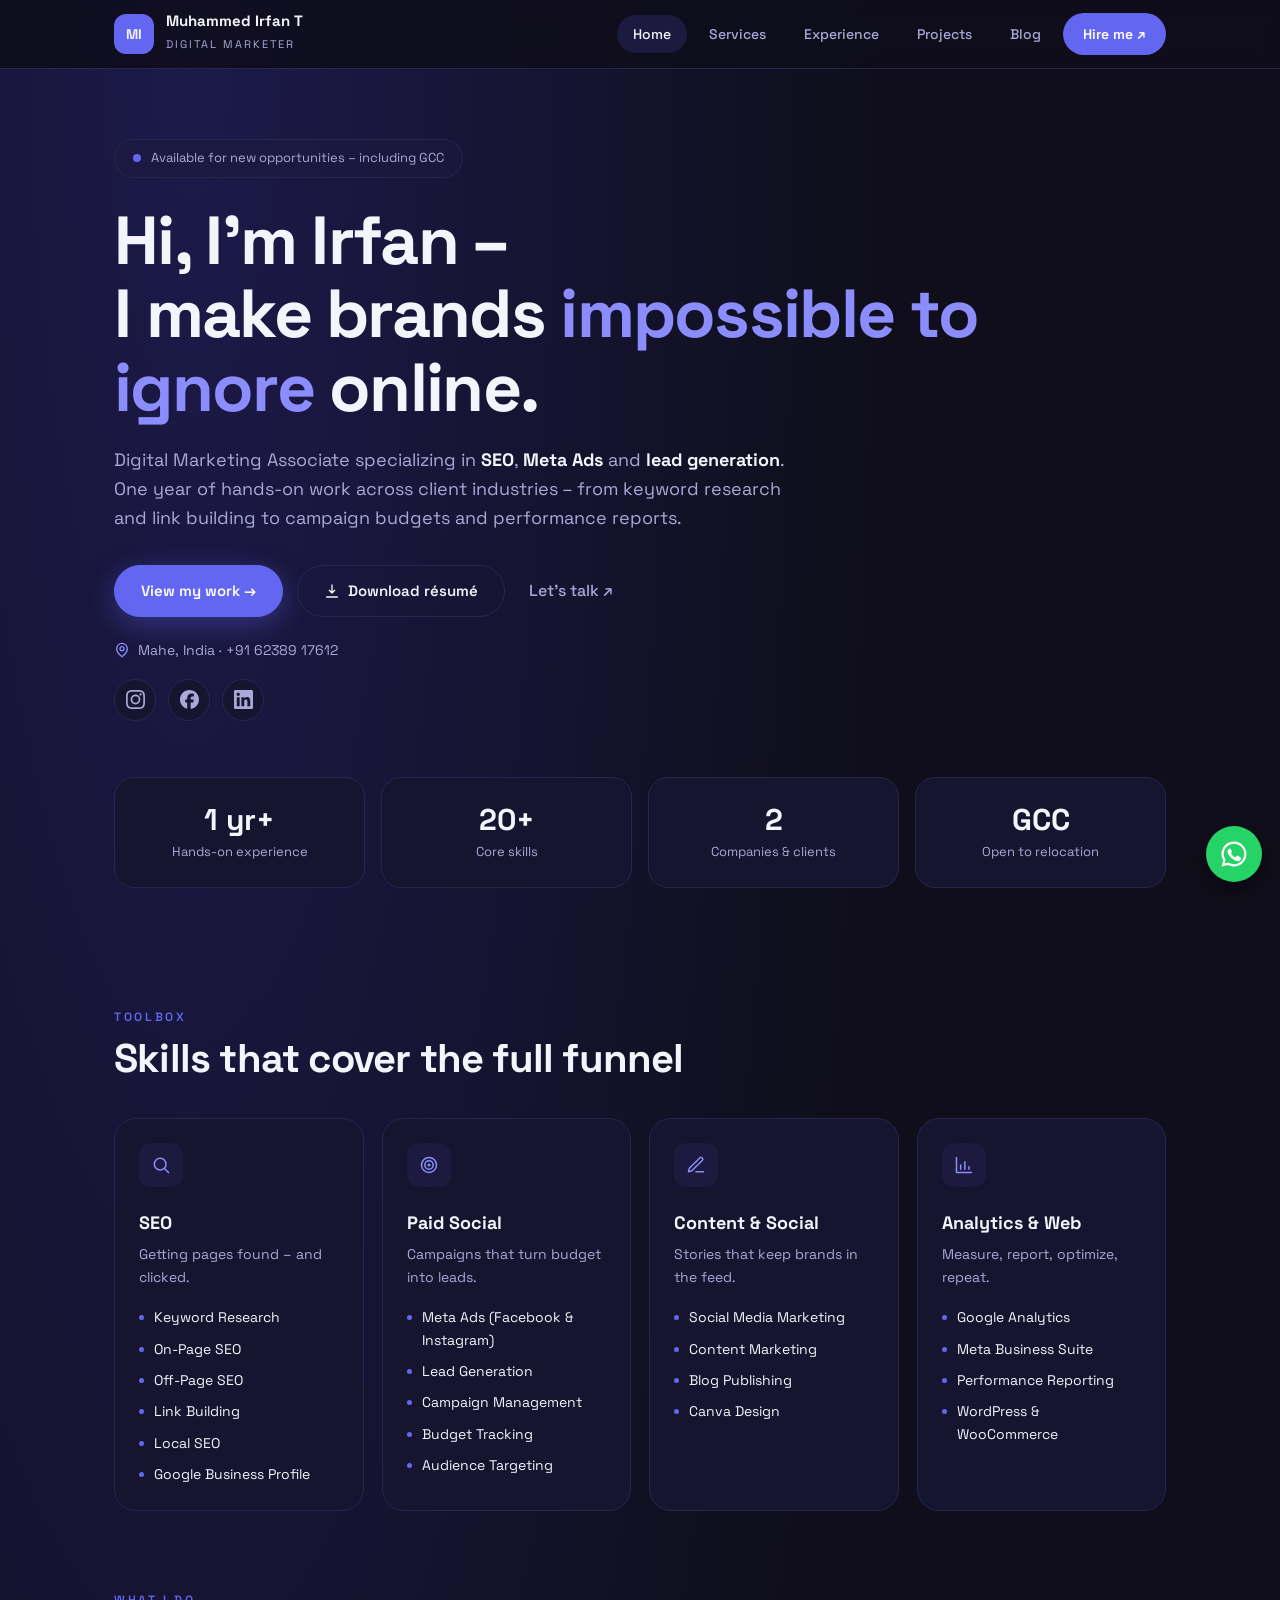
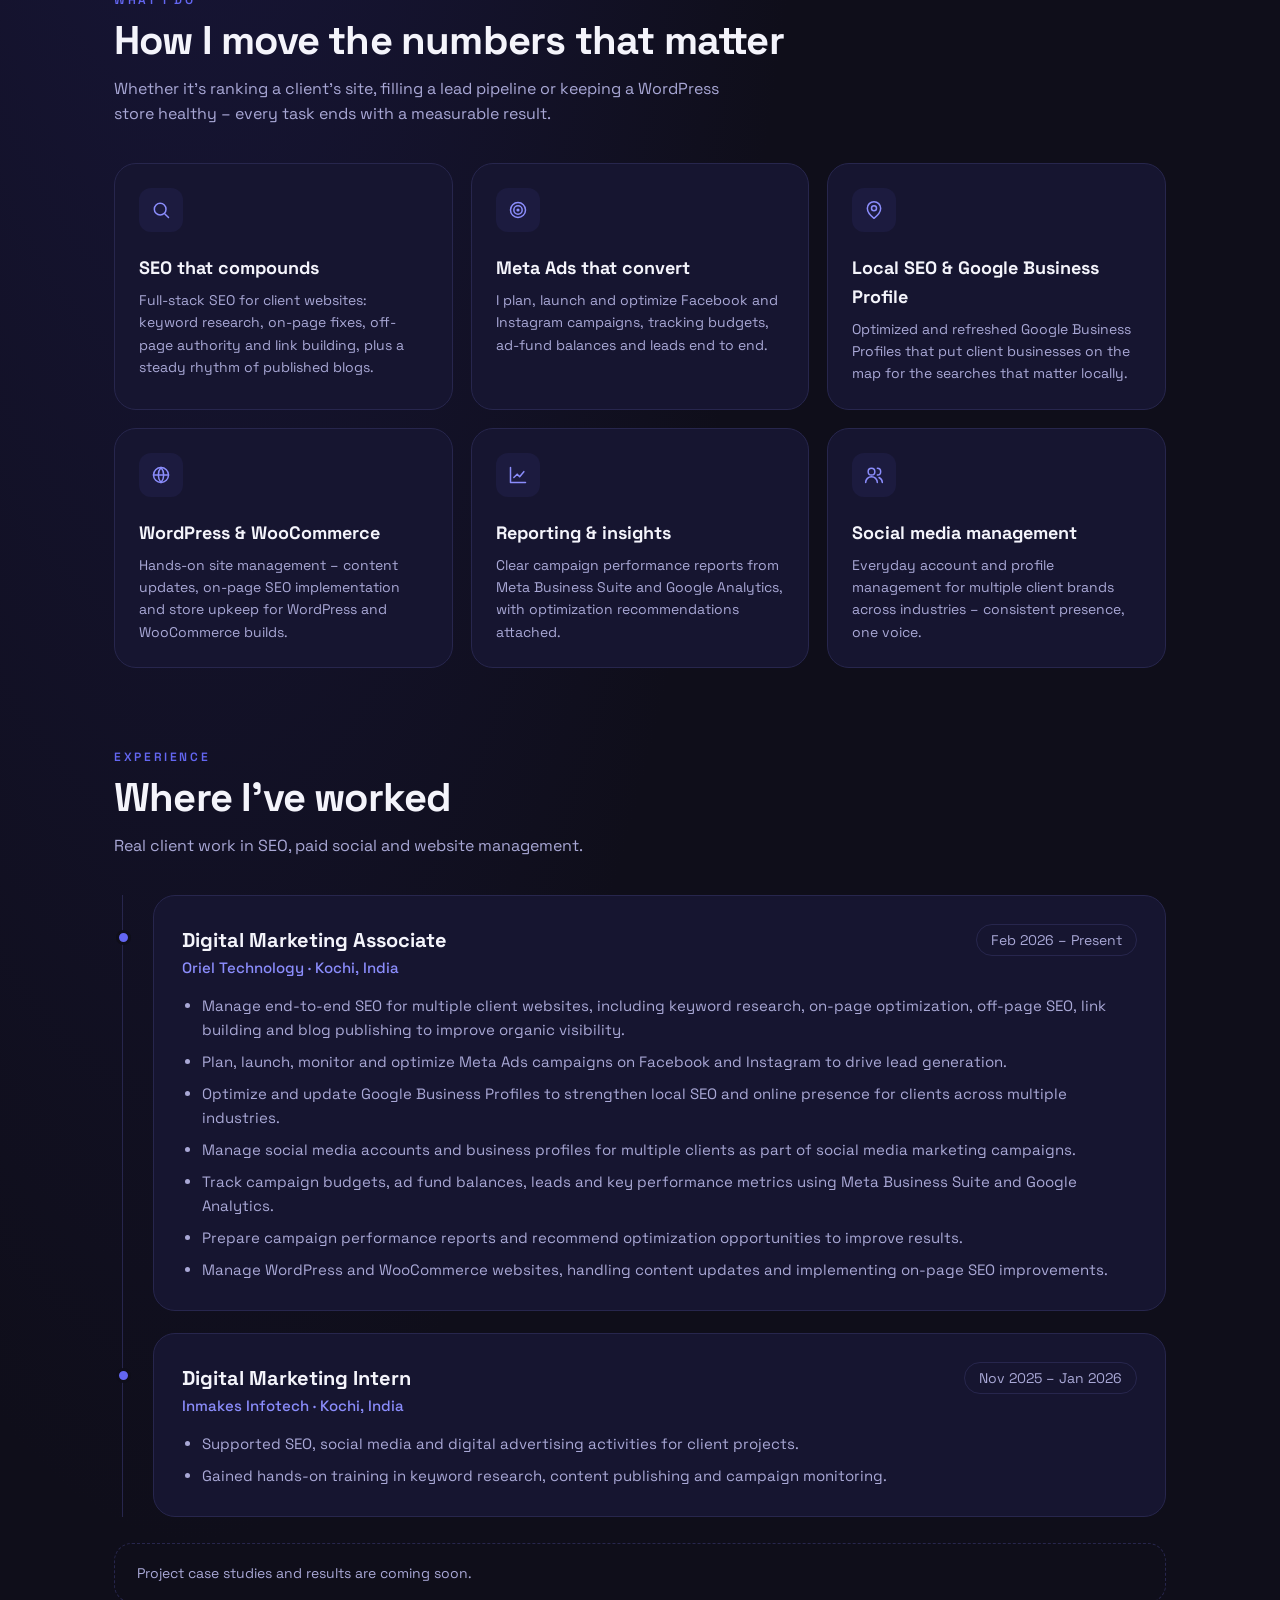
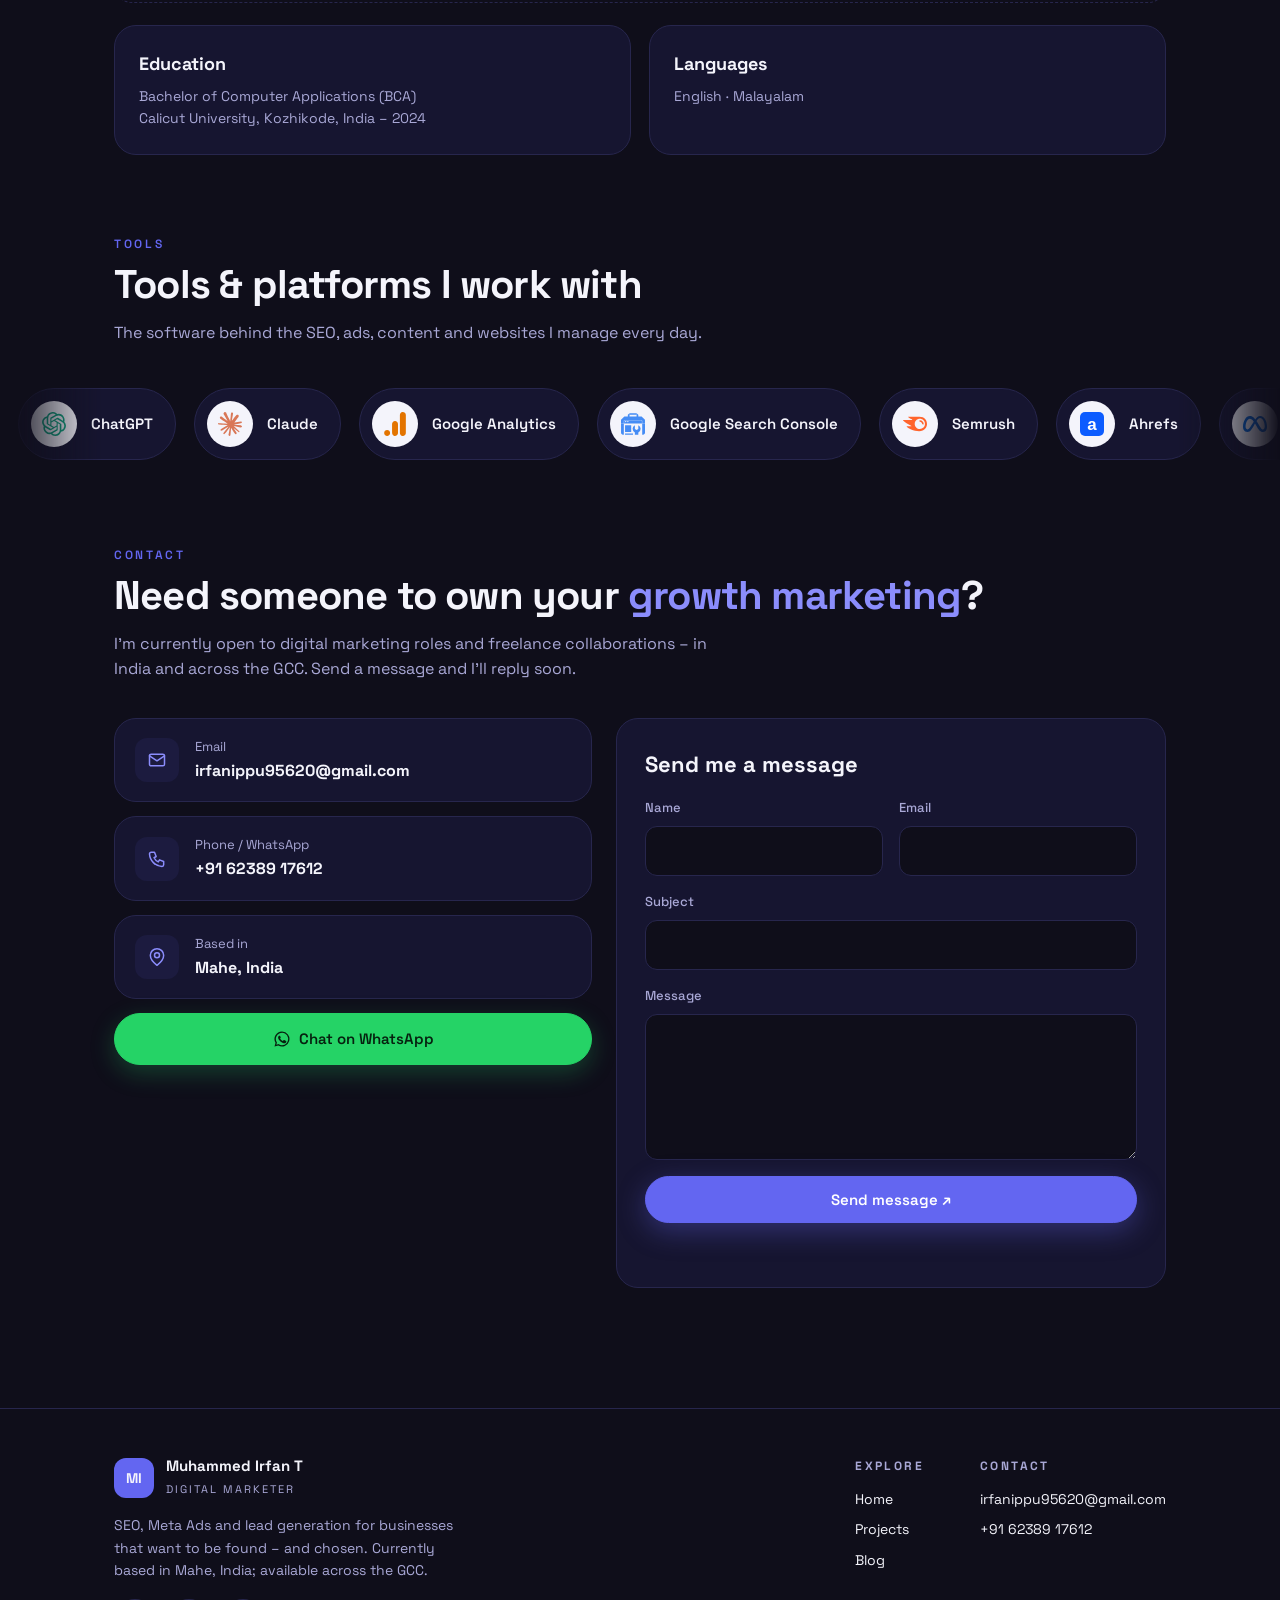
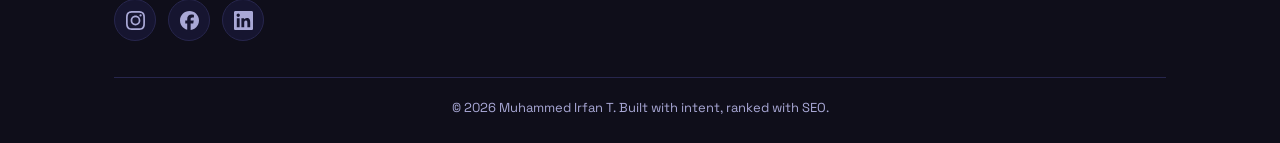
<file: index.html>
<!DOCTYPE html>
<html lang="en">
<head>
  <meta charset="UTF-8">
  <meta name="viewport" content="width=device-width, initial-scale=1, viewport-fit=cover">

  <title>Digital Marketing Executive in Kerala | Muhammed Irfan</title>

  <meta name="google-site-verification" content="u3QmJleMgBu4Ke6BoW1RVrtc4BOIrNm-g3llDnwLQnk" />

  <meta name="description" content="Muhammed Irfan is a Digital Marketing Associate from Kerala, specialising in SEO, Meta Ads, Google Ads, lead generation, and social media marketing.">

  <meta name="author" content="Muhammed Irfan">
  <meta name="robots" content="index, follow">

  <link rel="canonical" href="https://irfandigi.vercel.app/">

  <link rel="icon" type="image/svg+xml" href="data:image/svg+xml,%3Csvg xmlns='http://www.w3.org/2000/svg' viewBox='0 0 64 64'%3E%3Crect width='64' height='64' rx='16' fill='%236366f1'/%3E%3Ctext x='32' y='43' font-family='Arial,Helvetica,sans-serif' font-size='28' font-weight='700' fill='%23fff' text-anchor='middle'%3EMI%3C/text%3E%3C/svg%3E">

  <!-- Open Graph -->
  <meta property="og:type" content="website">
  <meta property="og:site_name" content="Muhammed Irfan Portfolio">
  <meta property="og:title" content="Muhammed Irfan | Digital Marketing Portfolio">
  <meta property="og:description" content="Explore my digital marketing experience, projects, and skills in SEO, Meta Ads, Google Ads, and lead generation.">
  <meta property="og:url" content="https://irfandigi.vercel.app/">
  <meta property="og:image" content="https://irfandigi.vercel.app/images/og-image.jpg">

  <!-- Twitter -->
  <meta name="twitter:card" content="summary_large_image">
  <meta name="twitter:title" content="Muhammed Irfan | Digital Marketing Portfolio">
  <meta name="twitter:description" content="Digital marketing portfolio showcasing SEO, paid advertising, and lead generation projects.">
  <meta name="twitter:image" content="https://irfandigi.vercel.app/images/og-image.jpg">

  <!-- Fonts -->
  <link rel="preconnect" href="https://fonts.googleapis.com">
  <link rel="preconnect" href="https://fonts.gstatic.com" crossorigin>
  <link href="https://fonts.googleapis.com/css2?family=Space+Grotesk:wght@400;500;600;700&display=swap" rel="stylesheet">

  <link rel="stylesheet" href="style.css">

  <!-- Structured Data -->
  <script type="application/ld+json">
  {
    "@context": "https://schema.org",
    "@type": "Person",
    "name": "Muhammed Irfan",
    "alternateName": ["Muhammed Irfan T", "Irfan"],
    "sameAs": ["https://www.instagram.com/irfaanmohmdd/", "https://www.facebook.com/irfan.t.7127", "https://www.linkedin.com/in/muhammed-irfan-t-b0ba302bb/"],
    "url": "https://irfandigi.vercel.app/",
    "jobTitle": "Digital Marketing Associate",
    "address": {
      "@type": "PostalAddress",
      "addressLocality": "Mahe",
      "addressRegion": "Kerala",
      "addressCountry": "IN"
    },
    "knowsAbout": [
      "Search Engine Optimization",
      "Meta Ads",
      "Google Ads",
      "Lead Generation",
      "Social Media Marketing",
      "WordPress"
    ]
  }
  </script>
</head>
<body>
<header><div class="wrap">
 <a class="brand" href="#home"><span class="logo">MI</span><span><b>Muhammed Irfan T</b><small>Digital Marketer</small></span></a>
 <nav aria-label="Main" class="pnav" id="mnav"><a class="cur" aria-current="page" href="#home">Home</a><a href="#services">Services</a><a href="#experience">Experience</a><a href="projects.html">Projects</a><a href="blog.html">Blog</a><a class="hire" href="#contact">Hire me ↗</a></nav>
 <button class="burger" type="button" aria-label="Open menu" aria-expanded="false" aria-controls="mnav"><span></span></button>
</div></header>
<main>

<section class="hero" id="home" style="padding-bottom:40px"><div class="wrap">
 <div>
  <span class="pill"><i class="dot"></i>Available for new opportunities – including GCC</span>
  <h1>Hi, I’m Irfan –<br>I make brands <span>impossible to ignore</span> online.</h1>
  <p class="lead">Digital Marketing Associate specializing in <b>SEO</b>, <b>Meta Ads</b> and <b>lead generation</b>. One year of hands-on work across client industries – from keyword research and link building to campaign budgets and performance reports.</p>
  <div class="cta">
   <a class="btn p" href="projects.html">View my work →</a>
   <a class="btn" id="dl" href="resume.pdf" download="Muhammed_Irfan_T_Resume.pdf"><svg width="16" height="16" viewBox="0 0 24 24" fill="none" stroke="currentColor" stroke-width="2" stroke-linecap="round" stroke-linejoin="round"><path d="M12 3v12m0 0l-4-4m4 4l4-4M4 21h16"/></svg>Download résumé</a>
   <a class="ghost" href="#contact">Let’s talk ↗</a>
  </div>
  <div class="loc"><svg width="16" height="16" viewBox="0 0 24 24" fill="none" stroke="#8b8dfc" stroke-width="2"><path d="M20 10c0 6-8 12-8 12S4 16 4 10a8 8 0 0116 0z"/><circle cx="12" cy="10" r="3"/></svg>Mahe, India · +91 62389 17612</div>
  <div class="soc hsoc" aria-label="Social media"><a href="https://www.instagram.com/irfaanmohmdd/" target="_blank" rel="noopener" aria-label="Instagram"><svg viewBox="0 0 24 24" fill="currentColor"><path d="M7.0301.084c-1.2768.0602-2.1487.264-2.911.5634-.7888.3075-1.4575.72-2.1228 1.3877-.6652.6677-1.075 1.3368-1.3802 2.127-.2954.7638-.4956 1.6365-.552 2.914-.0564 1.2775-.0689 1.6882-.0626 4.947.0062 3.2586.0206 3.6671.0825 4.9473.061 1.2765.264 2.1482.5635 2.9107.308.7889.72 1.4573 1.388 2.1228.6679.6655 1.3365 1.0743 2.1285 1.38.7632.295 1.6361.4961 2.9134.552 1.2773.056 1.6884.069 4.9462.0627 3.2578-.0062 3.668-.0207 4.9478-.0814 1.28-.0607 2.147-.2652 2.9098-.5633.7889-.3086 1.4578-.72 2.1228-1.3881.665-.6682 1.0745-1.3378 1.3795-2.1284.2957-.7632.4966-1.636.552-2.9124.056-1.2809.0692-1.6898.063-4.948-.0063-3.2583-.021-3.6668-.0817-4.9465-.0607-1.2797-.264-2.1487-.5633-2.9117-.3084-.7889-.72-1.4568-1.3876-2.1228C21.2982 1.33 20.628.9208 19.8378.6165 19.074.321 18.2017.1197 16.9244.0645 15.6471.0093 15.236-.005 11.977.0014 8.718.0076 8.31.0215 7.0301.0839m.1402 21.6932c-1.17-.0509-1.8053-.2453-2.2287-.408-.5606-.216-.96-.4771-1.3819-.895-.422-.4178-.6811-.8186-.9-1.378-.1644-.4234-.3624-1.058-.4171-2.228-.0595-1.2645-.072-1.6442-.079-4.848-.007-3.2037.0053-3.583.0607-4.848.05-1.169.2456-1.805.408-2.2282.216-.5613.4762-.96.895-1.3816.4188-.4217.8184-.6814 1.3783-.9003.423-.1651 1.0575-.3614 2.227-.4171 1.2655-.06 1.6447-.072 4.848-.079 3.2033-.007 3.5835.005 4.8495.0608 1.169.0508 1.8053.2445 2.228.408.5608.216.96.4754 1.3816.895.4217.4194.6816.8176.9005 1.3787.1653.4217.3617 1.056.4169 2.2263.0602 1.2655.0739 1.645.0796 4.848.0058 3.203-.0055 3.5834-.061 4.848-.051 1.17-.245 1.8055-.408 2.2294-.216.5604-.4763.96-.8954 1.3814-.419.4215-.8181.6811-1.3783.9-.4224.1649-1.0577.3617-2.2262.4174-1.2656.0595-1.6448.072-4.8493.079-3.2045.007-3.5825-.006-4.848-.0608M16.953 5.5864A1.44 1.44 0 1 0 18.39 4.144a1.44 1.44 0 0 0-1.437 1.4424M5.8385 12.012c.0067 3.4032 2.7706 6.1557 6.173 6.1493 3.4026-.0065 6.157-2.7701 6.1506-6.1733-.0065-3.4032-2.771-6.1565-6.174-6.1498-3.403.0067-6.156 2.771-6.1496 6.1738M8 12.0077a4 4 0 1 1 4.008 3.9921A3.9996 3.9996 0 0 1 8 12.0077"/></svg></a><a href="https://www.facebook.com/irfan.t.7127" target="_blank" rel="noopener" aria-label="Facebook"><svg viewBox="0 0 24 24" fill="currentColor"><path d="M9.101 23.691v-7.98H6.627v-3.667h2.474v-1.58c0-4.085 1.848-5.978 5.858-5.978.401 0 .955.042 1.468.103a8.68 8.68 0 0 1 1.141.195v3.325a8.623 8.623 0 0 0-.653-.036 26.805 26.805 0 0 0-.733-.009c-.707 0-1.259.096-1.675.309a1.686 1.686 0 0 0-.679.622c-.258.42-.374.995-.374 1.752v1.297h3.919l-.386 2.103-.287 1.564h-3.246v8.245C19.396 23.238 24 18.179 24 12.044c0-6.627-5.373-12-12-12s-12 5.373-12 12c0 5.628 3.874 10.35 9.101 11.647Z"/></svg></a><a href="https://www.linkedin.com/in/muhammed-irfan-t-b0ba302bb/" target="_blank" rel="noopener" aria-label="LinkedIn"><svg viewBox="0 0 24 24" fill="currentColor"><path d="M20.447 20.452h-3.554v-5.569c0-1.328-.027-3.037-1.852-3.037-1.853 0-2.136 1.445-2.136 2.939v5.667H9.351V9h3.414v1.561h.046c.477-.9 1.637-1.85 3.37-1.85 3.601 0 4.267 2.37 4.267 5.455v6.286zM5.337 7.433c-1.144 0-2.063-.926-2.063-2.065 0-1.138.92-2.063 2.063-2.063 1.14 0 2.064.925 2.064 2.063 0 1.139-.925 2.065-2.064 2.065zm1.782 13.019H3.555V9h3.564v11.452zM22.225 0H1.771C.792 0 0 .774 0 1.729v20.542C0 23.227.792 24 1.771 24h20.451C23.2 24 24 23.227 24 22.271V1.729C24 .774 23.2 0 22.222 0h.003z"/></svg></a></div>
 </div>
 
</div>
<div class="wrap"><div class="stats">
 <div class="stat"><b>1 yr+</b><span>Hands-on experience</span></div>
 <div class="stat"><b>20+</b><span>Core skills</span></div>
 <div class="stat"><b>2</b><span>Companies &amp; clients</span></div>
 <div class="stat"><b>GCC</b><span>Open to relocation</span></div>
</div></div>
</section>

<section id="skills"><div class="wrap">
 <div class="eyebrow">Toolbox</div>
 <h2>Skills that cover the full funnel</h2>
 <p class="sub"></p>
 <div class="grid4">
  <div class="card"><div class="ic"><svg viewBox="0 0 24 24"><circle cx="11" cy="11" r="7"/><path d="M21 21l-4.3-4.3"/></svg></div><h3>SEO</h3><p>Getting pages found – and clicked.</p><ul><li>Keyword Research</li><li>On-Page SEO</li><li>Off-Page SEO</li><li>Link Building</li><li>Local SEO</li><li>Google Business Profile</li></ul></div>
  <div class="card"><div class="ic"><svg viewBox="0 0 24 24"><circle cx="12" cy="12" r="9"/><circle cx="12" cy="12" r="5"/><circle cx="12" cy="12" r="1"/></svg></div><h3>Paid Social</h3><p>Campaigns that turn budget into leads.</p><ul><li>Meta Ads (Facebook &amp; Instagram)</li><li>Lead Generation</li><li>Campaign Management</li><li>Budget Tracking</li><li>Audience Targeting</li></ul></div>
  <div class="card"><div class="ic"><svg viewBox="0 0 24 24"><path d="M12 20h9"/><path d="M16.5 3.5a2.1 2.1 0 013 3L7 19l-4 1 1-4z"/></svg></div><h3>Content &amp; Social</h3><p>Stories that keep brands in the feed.</p><ul><li>Social Media Marketing</li><li>Content Marketing</li><li>Blog Publishing</li><li>Canva Design</li></ul></div>
  <div class="card"><div class="ic"><svg viewBox="0 0 24 24"><path d="M3 3v18h18"/><path d="M8 17v-5M13 17V8M18 17v-3"/></svg></div><h3>Analytics &amp; Web</h3><p>Measure, report, optimize, repeat.</p><ul><li>Google Analytics</li><li>Meta Business Suite</li><li>Performance Reporting</li><li>WordPress &amp; WooCommerce</li></ul></div>
 </div>
</div></section>

<section id="services" style="padding-top:0"><div class="wrap">
 <div class="eyebrow">What I do</div>
 <h2>How I move the numbers that matter</h2>
 <p class="sub">Whether it’s ranking a client’s site, filling a lead pipeline or keeping a WordPress store healthy – every task ends with a measurable result.</p>
 <div class="grid3">
  <div class="card"><div class="ic"><svg viewBox="0 0 24 24"><circle cx="11" cy="11" r="7"/><path d="M21 21l-4.3-4.3"/></svg></div><h3>SEO that compounds</h3><p>Full-stack SEO for client websites: keyword research, on-page fixes, off-page authority and link building, plus a steady rhythm of published blogs.</p></div>
  <div class="card"><div class="ic"><svg viewBox="0 0 24 24"><circle cx="12" cy="12" r="9"/><circle cx="12" cy="12" r="5"/><circle cx="12" cy="12" r="1"/></svg></div><h3>Meta Ads that convert</h3><p>I plan, launch and optimize Facebook and Instagram campaigns, tracking budgets, ad-fund balances and leads end to end.</p></div>
  <div class="card"><div class="ic"><svg viewBox="0 0 24 24"><path d="M20 10c0 6-8 12-8 12S4 16 4 10a8 8 0 0116 0z"/><circle cx="12" cy="10" r="3"/></svg></div><h3>Local SEO &amp; Google Business Profile</h3><p>Optimized and refreshed Google Business Profiles that put client businesses on the map for the searches that matter locally.</p></div>
  <div class="card"><div class="ic"><svg viewBox="0 0 24 24"><circle cx="12" cy="12" r="9"/><path d="M3 12h18M12 3a14 14 0 010 18M12 3a14 14 0 000 18"/></svg></div><h3>WordPress &amp; WooCommerce</h3><p>Hands-on site management – content updates, on-page SEO implementation and store upkeep for WordPress and WooCommerce builds.</p></div>
  <div class="card"><div class="ic"><svg viewBox="0 0 24 24"><path d="M3 3v18h18"/><path d="M7 15l4-4 3 3 5-6"/></svg></div><h3>Reporting &amp; insights</h3><p>Clear campaign performance reports from Meta Business Suite and Google Analytics, with optimization recommendations attached.</p></div>
  <div class="card"><div class="ic"><svg viewBox="0 0 24 24"><circle cx="9" cy="8" r="4"/><path d="M2 21a7 7 0 0114 0M16 4a4 4 0 010 8M22 21a7 7 0 00-4-6"/></svg></div><h3>Social media management</h3><p>Everyday account and profile management for multiple client brands across industries – consistent presence, one voice.</p></div>
 </div>
</div></section>

<section id="experience" style="padding-top:0"><div class="wrap">
 <div class="eyebrow">Experience</div>
 <h2>Where I’ve worked</h2>
 <p class="sub">Real client work in SEO, paid social and website management.</p>
 <div class="tl">
  <article class="job">
   <header><div><h3>Digital Marketing Associate</h3><div class="org">Oriel Technology · Kochi, India</div></div><span class="when">Feb 2026 – Present</span></header>
   <ul>
    <li>Manage end-to-end SEO for multiple client websites, including keyword research, on-page optimization, off-page SEO, link building and blog publishing to improve organic visibility.</li>
    <li>Plan, launch, monitor and optimize Meta Ads campaigns on Facebook and Instagram to drive lead generation.</li>
    <li>Optimize and update Google Business Profiles to strengthen local SEO and online presence for clients across multiple industries.</li>
    <li>Manage social media accounts and business profiles for multiple clients as part of social media marketing campaigns.</li>
    <li>Track campaign budgets, ad fund balances, leads and key performance metrics using Meta Business Suite and Google Analytics.</li>
    <li>Prepare campaign performance reports and recommend optimization opportunities to improve results.</li>
    <li>Manage WordPress and WooCommerce websites, handling content updates and implementing on-page SEO improvements.</li>
   </ul>
  </article>
  <article class="job">
   <header><div><h3>Digital Marketing Intern</h3><div class="org">Inmakes Infotech · Kochi, India</div></div><span class="when">Nov 2025 – Jan 2026</span></header>
   <ul>
    <li>Supported SEO, social media and digital advertising activities for client projects.</li>
    <li>Gained hands-on training in keyword research, content publishing and campaign monitoring.</li>
   </ul>
  </article>
 </div>
 <div class="note">Project case studies and results are coming soon.</div>
 <div class="edu">
  <div class="card"><h3>Education</h3><p>Bachelor of Computer Applications (BCA)<br>Calicut University, Kozhikode, India – 2024</p></div>
  <div class="card"><h3>Languages</h3><p>English · Malayalam</p></div>
 </div>
</div></section>

<section id="tools" style="padding-top:0"><div class="wrap">
 <div class="eyebrow">Tools</div>
 <h2>Tools &amp; platforms I work with</h2>
 <p class="sub">The software behind the SEO, ads, content and websites I manage every day.</p>
</div>
<div class="marquee" aria-label="Tools and platforms"><ul class="mtrack"><li class="tool"><span class="tlogo"><svg viewBox="0 0 24 24" role="img" aria-label="ChatGPT logo"><path fill="#10a37f" d="M22.2819 9.8211a5.9847 5.9847 0 0 0-.5157-4.9108 6.0462 6.0462 0 0 0-6.5098-2.9A6.0651 6.0651 0 0 0 4.9807 4.1818a5.9847 5.9847 0 0 0-3.9977 2.9 6.0462 6.0462 0 0 0 .7427 7.0966 5.98 5.98 0 0 0 .511 4.9107 6.051 6.051 0 0 0 6.5146 2.9001A5.9847 5.9847 0 0 0 13.2599 24a6.0557 6.0557 0 0 0 5.7718-4.2058 5.9894 5.9894 0 0 0 3.9977-2.9001 6.0557 6.0557 0 0 0-.7475-7.0729zm-9.022 12.6081a4.4755 4.4755 0 0 1-2.8764-1.0408l.1419-.0804 4.7783-2.7582a.7948.7948 0 0 0 .3927-.6813v-6.7369l2.02 1.1686a.071.071 0 0 1 .038.052v5.5826a4.504 4.504 0 0 1-4.4945 4.4944zm-9.6607-4.1254a4.4708 4.4708 0 0 1-.5346-3.0137l.142.0852 4.783 2.7582a.7712.7712 0 0 0 .7806 0l5.8428-3.3685v2.3324a.0804.0804 0 0 1-.0332.0615L9.74 19.9502a4.4992 4.4992 0 0 1-6.1408-1.6464zM2.3408 7.8956a4.485 4.485 0 0 1 2.3655-1.9728V11.6a.7664.7664 0 0 0 .3879.6765l5.8144 3.3543-2.0201 1.1685a.0757.0757 0 0 1-.071 0l-4.8303-2.7865A4.504 4.504 0 0 1 2.3408 7.872zm16.5963 3.8558L13.1038 8.364 15.1192 7.2a.0757.0757 0 0 1 .071 0l4.8303 2.7913a4.4944 4.4944 0 0 1-.6765 8.1042v-5.6772a.79.79 0 0 0-.407-.667zm2.0107-3.0231l-.142-.0852-4.7735-2.7818a.7759.7759 0 0 0-.7854 0L9.409 9.2297V6.8974a.0662.0662 0 0 1 .0284-.0615l4.8303-2.7866a4.4992 4.4992 0 0 1 6.6802 4.66zM8.3065 12.863l-2.02-1.1638a.0804.0804 0 0 1-.038-.0567V6.0742a4.4992 4.4992 0 0 1 7.3757-3.4537l-.142.0805L8.704 5.459a.7948.7948 0 0 0-.3927.6813zm1.0976-2.3654l2.602-1.4998 2.6069 1.4998v2.9994l-2.5974 1.4997-2.6067-1.4997Z"/></svg></span><span>ChatGPT</span></li><li class="tool"><span class="tlogo"><svg viewBox="0 0 24 24" role="img" aria-label="Claude logo"><path fill="#D97757" d="m4.7144 15.9555 4.7174-2.6471.079-.2307-.079-.1275h-.2307l-.7893-.0486-2.6956-.0729-2.3375-.0971-2.2646-.1214-.5707-.1215-.5343-.7042.0546-.3522.4797-.3218.686.0608 1.5179.1032 2.2767.1578 1.6514.0972 2.4468.255h.3886l.0546-.1579-.1336-.0971-.1032-.0972L6.973 9.8356l-2.55-1.6879-1.3356-.9714-.7225-.4918-.3643-.4614-.1578-1.0078.6557-.7225.8803.0607.2246.0607.8925.686 1.9064 1.4754 2.4893 1.8336.3643.3035.1457-.1032.0182-.0728-.164-.2733-1.3539-2.4467-1.445-2.4893-.6435-1.032-.17-.6194c-.0607-.255-.1032-.4674-.1032-.7285L6.287.1335 6.6997 0l.9957.1336.419.3642.6192 1.4147 1.0018 2.2282 1.5543 3.0296.4553.8985.2429.8318.091.255h.1579v-.1457l.1275-1.706.2368-2.0947.2307-2.6957.0789-.7589.3764-.9107.7468-.4918.5828.2793.4797.686-.0668.4433-.2853 1.8517-.5586 2.9021-.3643 1.9429h.2125l.2429-.2429.9835-1.3053 1.6514-2.0643.7286-.8196.85-.9046.5464-.4311h1.0321l.759 1.1293-.34 1.1657-1.0625 1.3478-.8804 1.1414-1.2628 1.7-.7893 1.36.0729.1093.1882-.0183 2.8535-.607 1.5421-.2794 1.8396-.3157.8318.3886.091.3946-.3278.8075-1.967.4857-2.3072.4614-3.4364.8136-.0425.0304.0486.0607 1.5482.1457.6618.0364h1.621l3.0175.2247.7892.522.4736.6376-.079.4857-1.2142.6193-1.6393-.3886-3.825-.9107-1.3113-.3279h-.1822v.1093l1.0929 1.0686 2.0035 1.8092 2.5075 2.3314.1275.5768-.3218.4554-.34-.0486-2.2039-1.6575-.85-.7468-1.9246-1.621h-.1275v.17l.4432.6496 2.3436 3.5214.1214 1.0807-.17.3521-.6071.2125-.6679-.1214-1.3721-1.9246L14.38 17.959l-1.1414-1.9428-.1397.079-.674 7.2552-.3156.3703-.7286.2793-.6071-.4614-.3218-.7468.3218-1.4753.3886-1.9246.3157-1.53.2853-1.9004.17-.6314-.0121-.0425-.1397.0182-1.4328 1.9672-2.1796 2.9446-1.7243 1.8456-.4128.164-.7164-.3704.0667-.6618.4008-.5889 2.386-3.0357 1.4389-1.882.929-1.0868-.0062-.1579h-.0546l-6.3385 4.1164-1.1293.1457-.4857-.4554.0608-.7467.2307-.2429 1.9064-1.3114Z"/></svg></span><span>Claude</span></li><li class="tool"><span class="tlogo"><svg viewBox="0 0 24 24" role="img" aria-label="Google Analytics logo"><path fill="#E37400" d="M22.84 2.9982v17.9987c.0086 1.6473-1.3197 2.9897-2.967 2.9984a2.9808 2.9808 0 01-.3677-.0208c-1.528-.226-2.6477-1.5558-2.6105-3.1V3.1204c-.0369-1.5458 1.0856-2.8762 2.6157-3.1 1.6361-.1915 3.1178.9796 3.3093 2.6158.014.1201.0208.241.0202.3619zM4.1326 18.0548c-1.6417 0-2.9726 1.331-2.9726 2.9726C1.16 22.6691 2.4909 24 4.1326 24s2.9726-1.3309 2.9726-2.9726-1.331-2.9726-2.9726-2.9726zm7.8728-9.0098c-.0171 0-.0342 0-.0513.0003-1.6495.0904-2.9293 1.474-2.891 3.1256v7.9846c0 2.167.9535 3.4825 2.3505 3.763 1.6118.3266 3.1832-.7152 3.5098-2.327.04-.1974.06-.3983.0593-.5998v-8.9585c.003-1.6474-1.33-2.9852-2.9773-2.9882z"/></svg></span><span>Google Analytics</span></li><li class="tool"><span class="tlogo"><svg viewBox="0 0 24 24" role="img" aria-label="Google Search Console logo"><path fill="#458CF5" d="M8.548 1.156L6.832 2.872v1.682h1.716zm0 3.398v.035H6.832v-.035H3.386L0 7.844v3.577h2.826V8.94c0-.525.429-.954.954-.954h16.476c.525 0 .954.43.954.954v2.48h2.754V7.844l-3.386-3.29H17.3v.035h-1.717v-.035zm7.035 0H17.3V2.872l-1.717-1.716zM8.679 1.188V2.84h6.773V1.188zm11.471 7.07a.834.834 0 00-.132.01l-.543.002c-5.216.014-10.432-.008-15.648.01-.435-.063-.794.436-.716.883v2.264h17.812c-.016-.888.045-1.782-.034-2.666-.104-.342-.427-.502-.739-.502zm-15.422.634a.689.698 0 01.689.698.689.698 0 01-.689.697.689.698 0 01-.688-.697.689.698 0 01.688-.698zm2.134 0a.689.698 0 01.689.698.689.698 0 01-.689.697.689.698 0 01-.688-.697.689.698 0 01.688-.698zM.036 11.645v9.156c0 1.05.858 1.908 1.907 1.908h.883V11.645zm21.174 0v11.064h.882c1.05 0 1.908-.858 1.908-1.908v-9.156zM4.057 13.133v6.85h6.137v-6.85zm13.243.021v3.777l-1.708.977-1.708-.977v-3.758a4.006 4.006 0 000 7.23v2.441h3.457v-2.442a4.006 4.006 0 00-.041-7.248zm-13.243 8.26v1.43h7.925v-1.43z"/></svg></span><span>Google Search Console</span></li><li class="tool"><span class="tlogo"><svg viewBox="0 0 24 24" role="img" aria-label="Semrush logo"><path fill="#FF642D" d="M20.698 11.911c0 .444-.226.516-.79.516-.596 0-.706-.1-.77-.554-.118-1.152-.896-2.13-2.201-2.24-.418-.034-.518-.19-.518-.706 0-.48.074-.708.446-.708 2.265.01 3.833 1.832 3.833 3.69v.002zm3.3 0c0-3.456-2.338-7.11-7.74-7.11H5.52c-.218 0-.354.11-.354.31 0 .109.082.209.156.26.388.31.97.654 1.73 1.036.743.372 1.323.616 1.903.852.246.1.336.208.336.344 0 .19-.136.308-.4.308H.372c-.254 0-.372.164-.372.326 0 .136.044.254.162.372.69.726 1.796 1.596 3.4 2.604 1.466.91 2.98 1.74 4.533 2.492.236.11.308.236.308.372-.008.154-.126.28-.4.28H4.1c-.216 0-.344.12-.344.3 0 .1.08.226.19.326.888.808 2.311 1.688 4.207 2.494 2.53 1.08 5.094 1.721 7.98 1.721 5.465 0 7.867-4.087 7.867-7.289l-.002.002zm-7.133 5.104c-2.794 0-5.132-2.276-5.132-5.114 0-2.794 2.33-5.04 5.132-5.04 2.863 0 5.111 2.24 5.111 5.04a5.086 5.086 0 0 1-5.111 5.114z"/></svg></span><span>Semrush</span></li><li class="tool"><span class="tlogo"><svg viewBox="0 0 24 24" role="img" aria-label="Ahrefs logo"><rect width="24" height="24" rx="5" fill="#0C5CFF"/><text x="12" y="18.2" text-anchor="middle" font-family="Arial,Helvetica,sans-serif" font-size="17" font-weight="700" fill="#fff">a</text></svg></span><span>Ahrefs</span></li><li class="tool"><span class="tlogo"><svg viewBox="0 0 24 24" role="img" aria-label="Meta Ads and Business Suite logo"><path fill="#0467DF" d="M6.915 4.03c-1.968 0-3.683 1.28-4.871 3.113C.704 9.208 0 11.883 0 14.449c0 .706.07 1.369.21 1.973a6.624 6.624 0 0 0 .265.86 5.297 5.297 0 0 0 .371.761c.696 1.159 1.818 1.927 3.593 1.927 1.497 0 2.633-.671 3.965-2.444.76-1.012 1.144-1.626 2.663-4.32l.756-1.339.186-.325c.061.1.121.196.183.3l2.152 3.595c.724 1.21 1.665 2.556 2.47 3.314 1.046.987 1.992 1.22 3.06 1.22 1.075 0 1.876-.355 2.455-.843a3.743 3.743 0 0 0 .81-.973c.542-.939.861-2.127.861-3.745 0-2.72-.681-5.357-2.084-7.45-1.282-1.912-2.957-2.93-4.716-2.93-1.047 0-2.088.467-3.053 1.308-.652.57-1.257 1.29-1.82 2.05-.69-.875-1.335-1.547-1.958-2.056-1.182-.966-2.315-1.303-3.454-1.303zm10.16 2.053c1.147 0 2.188.758 2.992 1.999 1.132 1.748 1.647 4.195 1.647 6.4 0 1.548-.368 2.9-1.839 2.9-.58 0-1.027-.23-1.664-1.004-.496-.601-1.343-1.878-2.832-4.358l-.617-1.028a44.908 44.908 0 0 0-1.255-1.98c.07-.109.141-.224.211-.327 1.12-1.667 2.118-2.602 3.358-2.602zm-10.201.553c1.265 0 2.058.791 2.675 1.446.307.327.737.871 1.234 1.579l-1.02 1.566c-.757 1.163-1.882 3.017-2.837 4.338-1.191 1.649-1.81 1.817-2.486 1.817-.524 0-1.038-.237-1.383-.794-.263-.426-.464-1.13-.464-2.046 0-2.221.63-4.535 1.66-6.088.454-.687.964-1.226 1.533-1.533a2.264 2.264 0 0 1 1.088-.285z"/></svg></span><span>Meta Ads &amp; Business Suite</span></li><li class="tool"><span class="tlogo"><svg viewBox="0 0 24 24" role="img" aria-label="Google Business Profile logo"><path fill="#4285F4" d="M12.48 10.92v3.28h7.84c-.24 1.84-.853 3.187-1.787 4.133-1.147 1.147-2.933 2.4-6.053 2.4-4.827 0-8.6-3.893-8.6-8.72s3.773-8.72 8.6-8.72c2.6 0 4.507 1.027 5.907 2.347l2.307-2.307C18.747 1.44 16.133 0 12.48 0 5.867 0 .307 5.387.307 12s5.56 12 12.173 12c3.573 0 6.267-1.173 8.373-3.36 2.16-2.16 2.84-5.213 2.84-7.667 0-.76-.053-1.467-.173-2.053H12.48z"/></svg></span><span>Google Business Profile</span></li><li class="tool"><span class="tlogo"><svg viewBox="0 0 24 24" role="img" aria-label="WordPress logo"><path fill="#21759B" d="M21.469 6.825c.84 1.537 1.318 3.3 1.318 5.175 0 3.979-2.156 7.456-5.363 9.325l3.295-9.527c.615-1.54.82-2.771.82-3.864 0-.405-.026-.78-.07-1.11m-7.981.105c.647-.03 1.232-.105 1.232-.105.582-.075.514-.93-.067-.899 0 0-1.755.135-2.88.135-1.064 0-2.85-.15-2.85-.15-.585-.03-.661.855-.075.885 0 0 .54.061 1.125.09l1.68 4.605-2.37 7.08L5.354 6.9c.649-.03 1.234-.1 1.234-.1.585-.075.516-.93-.065-.896 0 0-1.746.138-2.874.138-.2 0-.438-.008-.69-.015C4.911 3.15 8.235 1.215 12 1.215c2.809 0 5.365 1.072 7.286 2.833-.046-.003-.091-.009-.141-.009-1.06 0-1.812.923-1.812 1.914 0 .89.513 1.643 1.06 2.531.411.72.89 1.643.89 2.977 0 .915-.354 1.994-.821 3.479l-1.075 3.585-3.9-11.61.001.014zM12 22.784c-1.059 0-2.081-.153-3.048-.437l3.237-9.406 3.315 9.087c.024.053.05.101.078.149-1.12.393-2.325.609-3.582.609M1.211 12c0-1.564.336-3.05.935-4.39L7.29 21.709C3.694 19.96 1.212 16.271 1.211 12M12 0C5.385 0 0 5.385 0 12s5.385 12 12 12 12-5.385 12-12S18.615 0 12 0"/></svg></span><span>WordPress</span></li><li class="tool"><span class="tlogo"><svg viewBox="0 0 24 24" role="img" aria-label="WooCommerce logo"><path fill="#96588A" d="M.754 9.58a.754.754 0 00-.754.758v2.525c0 .42.339.758.758.758h3.135l1.431.799-.326-.799h2.373a.757.757 0 00.758-.758v-2.525a.757.757 0 00-.758-.758H.754zm2.709.445h.03c.065.001.124.023.179.067a.26.26 0 01.103.19.29.29 0 01-.033.16c-.13.239-.236.64-.322 1.199-.083.541-.114.965-.094 1.267a.392.392 0 01-.039.219.213.213 0 01-.176.12c-.086.006-.177-.034-.263-.124-.31-.316-.555-.788-.735-1.416-.216.425-.375.744-.478.957-.196.376-.363.568-.502.578-.09.007-.166-.069-.233-.228-.17-.436-.352-1.277-.548-2.524a.297.297 0 01.054-.222c.047-.064.116-.095.21-.102.169-.013.265.065.288.238.103.695.217 1.284.336 1.766l.727-1.387c.066-.126.15-.192.25-.199.146-.01.237.083.273.28.083.441.188.817.315 1.136.086-.844.233-1.453.44-1.828a.255.255 0 01.218-.147zm1.293.36c.056 0 .116.006.18.02.232.05.411.177.53.386.107.18.161.395.161.654 0 .343-.087.654-.26.94-.2.332-.459.5-.781.5a.88.88 0 01-.18-.022.763.763 0 01-.531-.384 1.287 1.287 0 01-.158-.659c0-.342.085-.655.258-.937.202-.333.462-.498.78-.498zm2.084 0c.056 0 .116.006.18.02.236.05.411.177.53.386.107.18.16.395.16.654 0 .343-.086.654-.259.94-.2.332-.459.5-.781.5a.88.88 0 01-.18-.022.763.763 0 01-.531-.384 1.287 1.287 0 01-.16-.659c0-.342.087-.655.26-.937.202-.333.462-.498.78-.498zm4.437.047c-.305 0-.546.102-.718.304-.173.203-.256.49-.256.856 0 .395.086.697.256.906.17.21.418.316.744.316.315 0 .559-.107.728-.316.17-.21.256-.504.256-.883s-.087-.673-.26-.879c-.176-.202-.424-.304-.75-.304zm-1.466.002a1.13 1.13 0 00-.84.326c-.223.22-.332.499-.332.838 0 .362.108.658.328.88.22.223.505.336.861.336.103 0 .22-.016.346-.052v-.54c-.117.034-.216.051-.303.051a.545.545 0 01-.422-.177c-.106-.12-.16-.278-.16-.48 0-.19.053-.348.156-.468a.498.498 0 01.397-.181c.103 0 .212.015.332.049v-.537a1.394 1.394 0 00-.363-.045zm12.414 0a1.135 1.135 0 00-.84.326c-.223.22-.332.499-.332.838 0 .362.108.658.328.88.22.223.506.336.861.336.103 0 .22-.016.346-.052v-.54c-.116.034-.216.051-.303.051a.545.545 0 01-.422-.177c-.106-.12-.16-.278-.16-.48 0-.19.053-.348.156-.468a.498.498 0 01.397-.181c.103 0 .212.015.332.049v-.537a1.394 1.394 0 00-.363-.045zm-9.598.06l-.29 2.264h.579l.156-1.559.395 1.559h.412l.379-1.555.164 1.555h.603l-.304-2.264h-.791l-.12.508c-.03.13-.06.264-.087.4l-.067.352a29.97 29.97 0 00-.258-1.26h-.771zm2.768 0l-.29 2.264h.579l.156-1.559.396 1.559h.412l.375-1.555.165 1.555h.603l-.305-2.264h-.789l-.119.508c-.03.13-.06.264-.086.4l-.066.352c-.063-.352-.15-.771-.26-1.26h-.771zm3.988 0v2.264h.611v-1.031h.012l.494 1.03h.645l-.489-1.019a.61.61 0 00.37-.552.598.598 0 00-.25-.506c-.167-.123-.394-.186-.68-.186h-.713zm3.377 0v2.264H24v-.483h-.63v-.414h.54v-.468h-.54v-.416h.626v-.483H22.76zm-4.793.004v2.264h1.24v-.483h-.627v-.416h.541v-.468h-.54v-.415h.622v-.482h-1.236zm2.025.432c.146.003.25.025.313.072.063.046.091.12.091.227 0 .156-.135.236-.404.24v-.54zm-15.22.011c-.104 0-.205.069-.301.211a1.078 1.078 0 00-.2.639c0 .096.02.2.06.303.049.13.117.198.196.215.083.016.173-.02.27-.106.123-.11.205-.273.252-.492.016-.077.023-.16.023-.246 0-.097-.02-.2-.06-.303-.05-.13-.116-.198-.196-.215a.246.246 0 00-.045-.006zm2.083 0c-.103 0-.204.069-.3.211a1.078 1.078 0 00-.2.639c0 .096.02.2.06.303.049.13.117.198.196.215.083.016.173-.02.27-.106.123-.11.205-.273.252-.492.013-.077.023-.16.023-.246 0-.097-.02-.2-.06-.303-.05-.13-.116-.198-.196-.215a.246.246 0 00-.045-.006zm4.428.006c.233 0 .354.218.354.66-.004.273-.038.46-.098.553a.293.293 0 01-.262.139.266.266 0 01-.242-.139c-.056-.093-.084-.28-.084-.562 0-.436.11-.65.332-.65Z"/></svg></span><span>WooCommerce</span></li><li class="tool"><span class="tlogo"><svg viewBox="0 0 24 24" role="img" aria-label="Canva logo"><path fill="#00C4CC" d="M12 0C5.373 0 0 5.373 0 12s5.373 12 12 12 12-5.373 12-12S18.627 0 12 0zM6.962 7.68c.754 0 1.337.549 1.405 1.2.069.583-.171 1.097-.822 1.406-.343.171-.48.172-.549.069-.034-.069 0-.137.069-.206.617-.514.617-.926.548-1.508-.034-.378-.308-.618-.583-.618-1.2 0-2.914 2.674-2.674 4.629.103.754.549 1.646 1.509 1.646.308 0 .65-.103.96-.24.5-.264.799-.47 1.097-.8-.073-.885.704-2.046 1.851-2.046.515 0 .926.205.96.583.068.514-.377.582-.514.582s-.378-.034-.378-.17c-.034-.138.309-.07.275-.378-.035-.206-.24-.274-.446-.274-.72 0-1.131.994-1.029 1.611.035.275.172.549.447.549.205 0 .514-.31.617-.755.068-.308.343-.514.583-.514.102 0 .17.034.205.171v.138c-.034.137-.137.548-.102.651 0 .069.034.171.17.171.092 0 .436-.18.777-.459.117-.59.253-1.298.253-1.357.034-.24.137-.48.617-.48.103 0 .171.034.205.171v.138l-.136.617c.445-.583 1.097-.994 1.508-.994.172 0 .309.102.309.274 0 .103 0 .274-.069.446-.137.377-.309.96-.412 1.474 0 .137.035.274.207.274.171 0 .685-.206 1.096-.754l.007-.004c-.002-.068-.007-.134-.007-.202 0-.411.035-.754.104-.994.068-.274.411-.514.617-.514.103 0 .205.069.205.171 0 .035 0 .103-.034.137-.137.446-.24.857-.24 1.269 0 .24.034.582.102.788 0 .034.035.069.07.069.068 0 .548-.445.89-1.028-.308-.206-.48-.549-.48-.96 0-.72.446-1.097.858-1.097.343 0 .617.24.617.72 0 .308-.103.65-.274.96h.102a.77.77 0 0 0 .584-.24.293.293 0 0 1 .134-.117c.335-.425.83-.74 1.41-.74.48 0 .924.205.959.582.068.515-.378.618-.515.618l-.002-.002c-.138 0-.377-.035-.377-.172 0-.137.309-.068.274-.376-.034-.206-.24-.275-.446-.275-.686 0-1.13.891-1.028 1.611.034.275.171.583.445.583.206 0 .515-.308.652-.754.068-.274.343-.514.583-.514.103 0 .17.034.205.171 0 .069 0 .206-.137.652-.17.308-.171.48-.137.617.034.274.171.48.309.583.034.034.068.102.068.102 0 .069-.034.138-.137.138-.034 0-.068 0-.103-.035-.514-.205-.72-.548-.789-.891-.205.24-.445.377-.72.377-.445 0-.89-.411-.96-.926a1.609 1.609 0 0 1 .075-.649c-.203.13-.422.203-.623.203h-.17c-.447.652-.927 1.098-1.27 1.303a.896.896 0 0 1-.377.104c-.068 0-.171-.035-.205-.104-.095-.152-.156-.392-.193-.667-.481.527-1.145.805-1.453.805-.343 0-.548-.206-.582-.55v-.376c.102-.754.377-1.2.377-1.337a.074.074 0 0 0-.069-.07c-.24 0-1.028.824-1.166 1.373l-.103.445c-.068.309-.377.515-.582.515-.103 0-.172-.035-.206-.172v-.137l.046-.233c-.435.31-.87.508-1.075.508-.308 0-.48-.172-.514-.412-.206.274-.445.412-.754.412-.352 0-.696-.24-.862-.593-.244.275-.523.553-.852.764-.48.309-1.028.549-1.68.549-.582 0-1.097-.309-1.371-.583-.412-.377-.651-.96-.686-1.509-.205-1.68.823-3.84 2.4-4.8.378-.205.755-.343 1.132-.343zm9.77 3.291c-.104 0-.172.172-.172.343 0 .274.137.583.309.755a1.74 1.74 0 0 0 .102-.583c0-.343-.137-.515-.24-.515z"/></svg></span><span>Canva</span></li><li class="tool"><span class="tlogo"><svg viewBox="0 0 24 24" role="img" aria-label="Facebook logo"><path fill="#0866FF" d="M9.101 23.691v-7.98H6.627v-3.667h2.474v-1.58c0-4.085 1.848-5.978 5.858-5.978.401 0 .955.042 1.468.103a8.68 8.68 0 0 1 1.141.195v3.325a8.623 8.623 0 0 0-.653-.036 26.805 26.805 0 0 0-.733-.009c-.707 0-1.259.096-1.675.309a1.686 1.686 0 0 0-.679.622c-.258.42-.374.995-.374 1.752v1.297h3.919l-.386 2.103-.287 1.564h-3.246v8.245C19.396 23.238 24 18.179 24 12.044c0-6.627-5.373-12-12-12s-12 5.373-12 12c0 5.628 3.874 10.35 9.101 11.647Z"/></svg></span><span>Facebook</span></li><li class="tool"><span class="tlogo"><svg viewBox="0 0 24 24" role="img" aria-label="Instagram logo"><path fill="#FF0069" d="M7.0301.084c-1.2768.0602-2.1487.264-2.911.5634-.7888.3075-1.4575.72-2.1228 1.3877-.6652.6677-1.075 1.3368-1.3802 2.127-.2954.7638-.4956 1.6365-.552 2.914-.0564 1.2775-.0689 1.6882-.0626 4.947.0062 3.2586.0206 3.6671.0825 4.9473.061 1.2765.264 2.1482.5635 2.9107.308.7889.72 1.4573 1.388 2.1228.6679.6655 1.3365 1.0743 2.1285 1.38.7632.295 1.6361.4961 2.9134.552 1.2773.056 1.6884.069 4.9462.0627 3.2578-.0062 3.668-.0207 4.9478-.0814 1.28-.0607 2.147-.2652 2.9098-.5633.7889-.3086 1.4578-.72 2.1228-1.3881.665-.6682 1.0745-1.3378 1.3795-2.1284.2957-.7632.4966-1.636.552-2.9124.056-1.2809.0692-1.6898.063-4.948-.0063-3.2583-.021-3.6668-.0817-4.9465-.0607-1.2797-.264-2.1487-.5633-2.9117-.3084-.7889-.72-1.4568-1.3876-2.1228C21.2982 1.33 20.628.9208 19.8378.6165 19.074.321 18.2017.1197 16.9244.0645 15.6471.0093 15.236-.005 11.977.0014 8.718.0076 8.31.0215 7.0301.0839m.1402 21.6932c-1.17-.0509-1.8053-.2453-2.2287-.408-.5606-.216-.96-.4771-1.3819-.895-.422-.4178-.6811-.8186-.9-1.378-.1644-.4234-.3624-1.058-.4171-2.228-.0595-1.2645-.072-1.6442-.079-4.848-.007-3.2037.0053-3.583.0607-4.848.05-1.169.2456-1.805.408-2.2282.216-.5613.4762-.96.895-1.3816.4188-.4217.8184-.6814 1.3783-.9003.423-.1651 1.0575-.3614 2.227-.4171 1.2655-.06 1.6447-.072 4.848-.079 3.2033-.007 3.5835.005 4.8495.0608 1.169.0508 1.8053.2445 2.228.408.5608.216.96.4754 1.3816.895.4217.4194.6816.8176.9005 1.3787.1653.4217.3617 1.056.4169 2.2263.0602 1.2655.0739 1.645.0796 4.848.0058 3.203-.0055 3.5834-.061 4.848-.051 1.17-.245 1.8055-.408 2.2294-.216.5604-.4763.96-.8954 1.3814-.419.4215-.8181.6811-1.3783.9-.4224.1649-1.0577.3617-2.2262.4174-1.2656.0595-1.6448.072-4.8493.079-3.2045.007-3.5825-.006-4.848-.0608M16.953 5.5864A1.44 1.44 0 1 0 18.39 4.144a1.44 1.44 0 0 0-1.437 1.4424M5.8385 12.012c.0067 3.4032 2.7706 6.1557 6.173 6.1493 3.4026-.0065 6.157-2.7701 6.1506-6.1733-.0065-3.4032-2.771-6.1565-6.174-6.1498-3.403.0067-6.156 2.771-6.1496 6.1738M8 12.0077a4 4 0 1 1 4.008 3.9921A3.9996 3.9996 0 0 1 8 12.0077"/></svg></span><span>Instagram</span></li><li class="tool"><span class="tlogo"><svg viewBox="0 0 24 24" role="img" aria-label="WhatsApp logo"><path fill="#25D366" d="M17.472 14.382c-.297-.149-1.758-.867-2.03-.967-.273-.099-.471-.148-.67.15-.197.297-.767.966-.94 1.164-.173.199-.347.223-.644.075-.297-.15-1.255-.463-2.39-1.475-.883-.788-1.48-1.761-1.653-2.059-.173-.297-.018-.458.13-.606.134-.133.298-.347.446-.52.149-.174.198-.298.298-.497.099-.198.05-.371-.025-.52-.075-.149-.669-1.612-.916-2.207-.242-.579-.487-.5-.669-.51-.173-.008-.371-.01-.57-.01-.198 0-.52.074-.792.372-.272.297-1.04 1.016-1.04 2.479 0 1.462 1.065 2.875 1.213 3.074.149.198 2.096 3.2 5.077 4.487.709.306 1.262.489 1.694.625.712.227 1.36.195 1.871.118.571-.085 1.758-.719 2.006-1.413.248-.694.248-1.289.173-1.413-.074-.124-.272-.198-.57-.347m-5.421 7.403h-.004a9.87 9.87 0 01-5.031-1.378l-.361-.214-3.741.982.998-3.648-.235-.374a9.86 9.86 0 01-1.51-5.26c.001-5.45 4.436-9.884 9.888-9.884 2.64 0 5.122 1.03 6.988 2.898a9.825 9.825 0 012.893 6.994c-.003 5.45-4.437 9.884-9.885 9.884m8.413-18.297A11.815 11.815 0 0012.05 0C5.495 0 .16 5.335.157 11.892c0 2.096.547 4.142 1.588 5.945L.057 24l6.305-1.654a11.882 11.882 0 005.683 1.448h.005c6.554 0 11.89-5.335 11.893-11.893a11.821 11.821 0 00-3.48-8.413Z"/></svg></span><span>WhatsApp</span></li><li class="tool" aria-hidden="true"><span class="tlogo"><svg viewBox="0 0 24 24" role="img" aria-label="ChatGPT logo"><path fill="#10a37f" d="M22.2819 9.8211a5.9847 5.9847 0 0 0-.5157-4.9108 6.0462 6.0462 0 0 0-6.5098-2.9A6.0651 6.0651 0 0 0 4.9807 4.1818a5.9847 5.9847 0 0 0-3.9977 2.9 6.0462 6.0462 0 0 0 .7427 7.0966 5.98 5.98 0 0 0 .511 4.9107 6.051 6.051 0 0 0 6.5146 2.9001A5.9847 5.9847 0 0 0 13.2599 24a6.0557 6.0557 0 0 0 5.7718-4.2058 5.9894 5.9894 0 0 0 3.9977-2.9001 6.0557 6.0557 0 0 0-.7475-7.0729zm-9.022 12.6081a4.4755 4.4755 0 0 1-2.8764-1.0408l.1419-.0804 4.7783-2.7582a.7948.7948 0 0 0 .3927-.6813v-6.7369l2.02 1.1686a.071.071 0 0 1 .038.052v5.5826a4.504 4.504 0 0 1-4.4945 4.4944zm-9.6607-4.1254a4.4708 4.4708 0 0 1-.5346-3.0137l.142.0852 4.783 2.7582a.7712.7712 0 0 0 .7806 0l5.8428-3.3685v2.3324a.0804.0804 0 0 1-.0332.0615L9.74 19.9502a4.4992 4.4992 0 0 1-6.1408-1.6464zM2.3408 7.8956a4.485 4.485 0 0 1 2.3655-1.9728V11.6a.7664.7664 0 0 0 .3879.6765l5.8144 3.3543-2.0201 1.1685a.0757.0757 0 0 1-.071 0l-4.8303-2.7865A4.504 4.504 0 0 1 2.3408 7.872zm16.5963 3.8558L13.1038 8.364 15.1192 7.2a.0757.0757 0 0 1 .071 0l4.8303 2.7913a4.4944 4.4944 0 0 1-.6765 8.1042v-5.6772a.79.79 0 0 0-.407-.667zm2.0107-3.0231l-.142-.0852-4.7735-2.7818a.7759.7759 0 0 0-.7854 0L9.409 9.2297V6.8974a.0662.0662 0 0 1 .0284-.0615l4.8303-2.7866a4.4992 4.4992 0 0 1 6.6802 4.66zM8.3065 12.863l-2.02-1.1638a.0804.0804 0 0 1-.038-.0567V6.0742a4.4992 4.4992 0 0 1 7.3757-3.4537l-.142.0805L8.704 5.459a.7948.7948 0 0 0-.3927.6813zm1.0976-2.3654l2.602-1.4998 2.6069 1.4998v2.9994l-2.5974 1.4997-2.6067-1.4997Z"/></svg></span><span>ChatGPT</span></li><li class="tool" aria-hidden="true"><span class="tlogo"><svg viewBox="0 0 24 24" role="img" aria-label="Claude logo"><path fill="#D97757" d="m4.7144 15.9555 4.7174-2.6471.079-.2307-.079-.1275h-.2307l-.7893-.0486-2.6956-.0729-2.3375-.0971-2.2646-.1214-.5707-.1215-.5343-.7042.0546-.3522.4797-.3218.686.0608 1.5179.1032 2.2767.1578 1.6514.0972 2.4468.255h.3886l.0546-.1579-.1336-.0971-.1032-.0972L6.973 9.8356l-2.55-1.6879-1.3356-.9714-.7225-.4918-.3643-.4614-.1578-1.0078.6557-.7225.8803.0607.2246.0607.8925.686 1.9064 1.4754 2.4893 1.8336.3643.3035.1457-.1032.0182-.0728-.164-.2733-1.3539-2.4467-1.445-2.4893-.6435-1.032-.17-.6194c-.0607-.255-.1032-.4674-.1032-.7285L6.287.1335 6.6997 0l.9957.1336.419.3642.6192 1.4147 1.0018 2.2282 1.5543 3.0296.4553.8985.2429.8318.091.255h.1579v-.1457l.1275-1.706.2368-2.0947.2307-2.6957.0789-.7589.3764-.9107.7468-.4918.5828.2793.4797.686-.0668.4433-.2853 1.8517-.5586 2.9021-.3643 1.9429h.2125l.2429-.2429.9835-1.3053 1.6514-2.0643.7286-.8196.85-.9046.5464-.4311h1.0321l.759 1.1293-.34 1.1657-1.0625 1.3478-.8804 1.1414-1.2628 1.7-.7893 1.36.0729.1093.1882-.0183 2.8535-.607 1.5421-.2794 1.8396-.3157.8318.3886.091.3946-.3278.8075-1.967.4857-2.3072.4614-3.4364.8136-.0425.0304.0486.0607 1.5482.1457.6618.0364h1.621l3.0175.2247.7892.522.4736.6376-.079.4857-1.2142.6193-1.6393-.3886-3.825-.9107-1.3113-.3279h-.1822v.1093l1.0929 1.0686 2.0035 1.8092 2.5075 2.3314.1275.5768-.3218.4554-.34-.0486-2.2039-1.6575-.85-.7468-1.9246-1.621h-.1275v.17l.4432.6496 2.3436 3.5214.1214 1.0807-.17.3521-.6071.2125-.6679-.1214-1.3721-1.9246L14.38 17.959l-1.1414-1.9428-.1397.079-.674 7.2552-.3156.3703-.7286.2793-.6071-.4614-.3218-.7468.3218-1.4753.3886-1.9246.3157-1.53.2853-1.9004.17-.6314-.0121-.0425-.1397.0182-1.4328 1.9672-2.1796 2.9446-1.7243 1.8456-.4128.164-.7164-.3704.0667-.6618.4008-.5889 2.386-3.0357 1.4389-1.882.929-1.0868-.0062-.1579h-.0546l-6.3385 4.1164-1.1293.1457-.4857-.4554.0608-.7467.2307-.2429 1.9064-1.3114Z"/></svg></span><span>Claude</span></li><li class="tool" aria-hidden="true"><span class="tlogo"><svg viewBox="0 0 24 24" role="img" aria-label="Google Analytics logo"><path fill="#E37400" d="M22.84 2.9982v17.9987c.0086 1.6473-1.3197 2.9897-2.967 2.9984a2.9808 2.9808 0 01-.3677-.0208c-1.528-.226-2.6477-1.5558-2.6105-3.1V3.1204c-.0369-1.5458 1.0856-2.8762 2.6157-3.1 1.6361-.1915 3.1178.9796 3.3093 2.6158.014.1201.0208.241.0202.3619zM4.1326 18.0548c-1.6417 0-2.9726 1.331-2.9726 2.9726C1.16 22.6691 2.4909 24 4.1326 24s2.9726-1.3309 2.9726-2.9726-1.331-2.9726-2.9726-2.9726zm7.8728-9.0098c-.0171 0-.0342 0-.0513.0003-1.6495.0904-2.9293 1.474-2.891 3.1256v7.9846c0 2.167.9535 3.4825 2.3505 3.763 1.6118.3266 3.1832-.7152 3.5098-2.327.04-.1974.06-.3983.0593-.5998v-8.9585c.003-1.6474-1.33-2.9852-2.9773-2.9882z"/></svg></span><span>Google Analytics</span></li><li class="tool" aria-hidden="true"><span class="tlogo"><svg viewBox="0 0 24 24" role="img" aria-label="Google Search Console logo"><path fill="#458CF5" d="M8.548 1.156L6.832 2.872v1.682h1.716zm0 3.398v.035H6.832v-.035H3.386L0 7.844v3.577h2.826V8.94c0-.525.429-.954.954-.954h16.476c.525 0 .954.43.954.954v2.48h2.754V7.844l-3.386-3.29H17.3v.035h-1.717v-.035zm7.035 0H17.3V2.872l-1.717-1.716zM8.679 1.188V2.84h6.773V1.188zm11.471 7.07a.834.834 0 00-.132.01l-.543.002c-5.216.014-10.432-.008-15.648.01-.435-.063-.794.436-.716.883v2.264h17.812c-.016-.888.045-1.782-.034-2.666-.104-.342-.427-.502-.739-.502zm-15.422.634a.689.698 0 01.689.698.689.698 0 01-.689.697.689.698 0 01-.688-.697.689.698 0 01.688-.698zm2.134 0a.689.698 0 01.689.698.689.698 0 01-.689.697.689.698 0 01-.688-.697.689.698 0 01.688-.698zM.036 11.645v9.156c0 1.05.858 1.908 1.907 1.908h.883V11.645zm21.174 0v11.064h.882c1.05 0 1.908-.858 1.908-1.908v-9.156zM4.057 13.133v6.85h6.137v-6.85zm13.243.021v3.777l-1.708.977-1.708-.977v-3.758a4.006 4.006 0 000 7.23v2.441h3.457v-2.442a4.006 4.006 0 00-.041-7.248zm-13.243 8.26v1.43h7.925v-1.43z"/></svg></span><span>Google Search Console</span></li><li class="tool" aria-hidden="true"><span class="tlogo"><svg viewBox="0 0 24 24" role="img" aria-label="Semrush logo"><path fill="#FF642D" d="M20.698 11.911c0 .444-.226.516-.79.516-.596 0-.706-.1-.77-.554-.118-1.152-.896-2.13-2.201-2.24-.418-.034-.518-.19-.518-.706 0-.48.074-.708.446-.708 2.265.01 3.833 1.832 3.833 3.69v.002zm3.3 0c0-3.456-2.338-7.11-7.74-7.11H5.52c-.218 0-.354.11-.354.31 0 .109.082.209.156.26.388.31.97.654 1.73 1.036.743.372 1.323.616 1.903.852.246.1.336.208.336.344 0 .19-.136.308-.4.308H.372c-.254 0-.372.164-.372.326 0 .136.044.254.162.372.69.726 1.796 1.596 3.4 2.604 1.466.91 2.98 1.74 4.533 2.492.236.11.308.236.308.372-.008.154-.126.28-.4.28H4.1c-.216 0-.344.12-.344.3 0 .1.08.226.19.326.888.808 2.311 1.688 4.207 2.494 2.53 1.08 5.094 1.721 7.98 1.721 5.465 0 7.867-4.087 7.867-7.289l-.002.002zm-7.133 5.104c-2.794 0-5.132-2.276-5.132-5.114 0-2.794 2.33-5.04 5.132-5.04 2.863 0 5.111 2.24 5.111 5.04a5.086 5.086 0 0 1-5.111 5.114z"/></svg></span><span>Semrush</span></li><li class="tool" aria-hidden="true"><span class="tlogo"><svg viewBox="0 0 24 24" role="img" aria-label="Ahrefs logo"><rect width="24" height="24" rx="5" fill="#0C5CFF"/><text x="12" y="18.2" text-anchor="middle" font-family="Arial,Helvetica,sans-serif" font-size="17" font-weight="700" fill="#fff">a</text></svg></span><span>Ahrefs</span></li><li class="tool" aria-hidden="true"><span class="tlogo"><svg viewBox="0 0 24 24" role="img" aria-label="Meta Ads and Business Suite logo"><path fill="#0467DF" d="M6.915 4.03c-1.968 0-3.683 1.28-4.871 3.113C.704 9.208 0 11.883 0 14.449c0 .706.07 1.369.21 1.973a6.624 6.624 0 0 0 .265.86 5.297 5.297 0 0 0 .371.761c.696 1.159 1.818 1.927 3.593 1.927 1.497 0 2.633-.671 3.965-2.444.76-1.012 1.144-1.626 2.663-4.32l.756-1.339.186-.325c.061.1.121.196.183.3l2.152 3.595c.724 1.21 1.665 2.556 2.47 3.314 1.046.987 1.992 1.22 3.06 1.22 1.075 0 1.876-.355 2.455-.843a3.743 3.743 0 0 0 .81-.973c.542-.939.861-2.127.861-3.745 0-2.72-.681-5.357-2.084-7.45-1.282-1.912-2.957-2.93-4.716-2.93-1.047 0-2.088.467-3.053 1.308-.652.57-1.257 1.29-1.82 2.05-.69-.875-1.335-1.547-1.958-2.056-1.182-.966-2.315-1.303-3.454-1.303zm10.16 2.053c1.147 0 2.188.758 2.992 1.999 1.132 1.748 1.647 4.195 1.647 6.4 0 1.548-.368 2.9-1.839 2.9-.58 0-1.027-.23-1.664-1.004-.496-.601-1.343-1.878-2.832-4.358l-.617-1.028a44.908 44.908 0 0 0-1.255-1.98c.07-.109.141-.224.211-.327 1.12-1.667 2.118-2.602 3.358-2.602zm-10.201.553c1.265 0 2.058.791 2.675 1.446.307.327.737.871 1.234 1.579l-1.02 1.566c-.757 1.163-1.882 3.017-2.837 4.338-1.191 1.649-1.81 1.817-2.486 1.817-.524 0-1.038-.237-1.383-.794-.263-.426-.464-1.13-.464-2.046 0-2.221.63-4.535 1.66-6.088.454-.687.964-1.226 1.533-1.533a2.264 2.264 0 0 1 1.088-.285z"/></svg></span><span>Meta Ads &amp; Business Suite</span></li><li class="tool" aria-hidden="true"><span class="tlogo"><svg viewBox="0 0 24 24" role="img" aria-label="Google Business Profile logo"><path fill="#4285F4" d="M12.48 10.92v3.28h7.84c-.24 1.84-.853 3.187-1.787 4.133-1.147 1.147-2.933 2.4-6.053 2.4-4.827 0-8.6-3.893-8.6-8.72s3.773-8.72 8.6-8.72c2.6 0 4.507 1.027 5.907 2.347l2.307-2.307C18.747 1.44 16.133 0 12.48 0 5.867 0 .307 5.387.307 12s5.56 12 12.173 12c3.573 0 6.267-1.173 8.373-3.36 2.16-2.16 2.84-5.213 2.84-7.667 0-.76-.053-1.467-.173-2.053H12.48z"/></svg></span><span>Google Business Profile</span></li><li class="tool" aria-hidden="true"><span class="tlogo"><svg viewBox="0 0 24 24" role="img" aria-label="WordPress logo"><path fill="#21759B" d="M21.469 6.825c.84 1.537 1.318 3.3 1.318 5.175 0 3.979-2.156 7.456-5.363 9.325l3.295-9.527c.615-1.54.82-2.771.82-3.864 0-.405-.026-.78-.07-1.11m-7.981.105c.647-.03 1.232-.105 1.232-.105.582-.075.514-.93-.067-.899 0 0-1.755.135-2.88.135-1.064 0-2.85-.15-2.85-.15-.585-.03-.661.855-.075.885 0 0 .54.061 1.125.09l1.68 4.605-2.37 7.08L5.354 6.9c.649-.03 1.234-.1 1.234-.1.585-.075.516-.93-.065-.896 0 0-1.746.138-2.874.138-.2 0-.438-.008-.69-.015C4.911 3.15 8.235 1.215 12 1.215c2.809 0 5.365 1.072 7.286 2.833-.046-.003-.091-.009-.141-.009-1.06 0-1.812.923-1.812 1.914 0 .89.513 1.643 1.06 2.531.411.72.89 1.643.89 2.977 0 .915-.354 1.994-.821 3.479l-1.075 3.585-3.9-11.61.001.014zM12 22.784c-1.059 0-2.081-.153-3.048-.437l3.237-9.406 3.315 9.087c.024.053.05.101.078.149-1.12.393-2.325.609-3.582.609M1.211 12c0-1.564.336-3.05.935-4.39L7.29 21.709C3.694 19.96 1.212 16.271 1.211 12M12 0C5.385 0 0 5.385 0 12s5.385 12 12 12 12-5.385 12-12S18.615 0 12 0"/></svg></span><span>WordPress</span></li><li class="tool" aria-hidden="true"><span class="tlogo"><svg viewBox="0 0 24 24" role="img" aria-label="WooCommerce logo"><path fill="#96588A" d="M.754 9.58a.754.754 0 00-.754.758v2.525c0 .42.339.758.758.758h3.135l1.431.799-.326-.799h2.373a.757.757 0 00.758-.758v-2.525a.757.757 0 00-.758-.758H.754zm2.709.445h.03c.065.001.124.023.179.067a.26.26 0 01.103.19.29.29 0 01-.033.16c-.13.239-.236.64-.322 1.199-.083.541-.114.965-.094 1.267a.392.392 0 01-.039.219.213.213 0 01-.176.12c-.086.006-.177-.034-.263-.124-.31-.316-.555-.788-.735-1.416-.216.425-.375.744-.478.957-.196.376-.363.568-.502.578-.09.007-.166-.069-.233-.228-.17-.436-.352-1.277-.548-2.524a.297.297 0 01.054-.222c.047-.064.116-.095.21-.102.169-.013.265.065.288.238.103.695.217 1.284.336 1.766l.727-1.387c.066-.126.15-.192.25-.199.146-.01.237.083.273.28.083.441.188.817.315 1.136.086-.844.233-1.453.44-1.828a.255.255 0 01.218-.147zm1.293.36c.056 0 .116.006.18.02.232.05.411.177.53.386.107.18.161.395.161.654 0 .343-.087.654-.26.94-.2.332-.459.5-.781.5a.88.88 0 01-.18-.022.763.763 0 01-.531-.384 1.287 1.287 0 01-.158-.659c0-.342.085-.655.258-.937.202-.333.462-.498.78-.498zm2.084 0c.056 0 .116.006.18.02.236.05.411.177.53.386.107.18.16.395.16.654 0 .343-.086.654-.259.94-.2.332-.459.5-.781.5a.88.88 0 01-.18-.022.763.763 0 01-.531-.384 1.287 1.287 0 01-.16-.659c0-.342.087-.655.26-.937.202-.333.462-.498.78-.498zm4.437.047c-.305 0-.546.102-.718.304-.173.203-.256.49-.256.856 0 .395.086.697.256.906.17.21.418.316.744.316.315 0 .559-.107.728-.316.17-.21.256-.504.256-.883s-.087-.673-.26-.879c-.176-.202-.424-.304-.75-.304zm-1.466.002a1.13 1.13 0 00-.84.326c-.223.22-.332.499-.332.838 0 .362.108.658.328.88.22.223.505.336.861.336.103 0 .22-.016.346-.052v-.54c-.117.034-.216.051-.303.051a.545.545 0 01-.422-.177c-.106-.12-.16-.278-.16-.48 0-.19.053-.348.156-.468a.498.498 0 01.397-.181c.103 0 .212.015.332.049v-.537a1.394 1.394 0 00-.363-.045zm12.414 0a1.135 1.135 0 00-.84.326c-.223.22-.332.499-.332.838 0 .362.108.658.328.88.22.223.506.336.861.336.103 0 .22-.016.346-.052v-.54c-.116.034-.216.051-.303.051a.545.545 0 01-.422-.177c-.106-.12-.16-.278-.16-.48 0-.19.053-.348.156-.468a.498.498 0 01.397-.181c.103 0 .212.015.332.049v-.537a1.394 1.394 0 00-.363-.045zm-9.598.06l-.29 2.264h.579l.156-1.559.395 1.559h.412l.379-1.555.164 1.555h.603l-.304-2.264h-.791l-.12.508c-.03.13-.06.264-.087.4l-.067.352a29.97 29.97 0 00-.258-1.26h-.771zm2.768 0l-.29 2.264h.579l.156-1.559.396 1.559h.412l.375-1.555.165 1.555h.603l-.305-2.264h-.789l-.119.508c-.03.13-.06.264-.086.4l-.066.352c-.063-.352-.15-.771-.26-1.26h-.771zm3.988 0v2.264h.611v-1.031h.012l.494 1.03h.645l-.489-1.019a.61.61 0 00.37-.552.598.598 0 00-.25-.506c-.167-.123-.394-.186-.68-.186h-.713zm3.377 0v2.264H24v-.483h-.63v-.414h.54v-.468h-.54v-.416h.626v-.483H22.76zm-4.793.004v2.264h1.24v-.483h-.627v-.416h.541v-.468h-.54v-.415h.622v-.482h-1.236zm2.025.432c.146.003.25.025.313.072.063.046.091.12.091.227 0 .156-.135.236-.404.24v-.54zm-15.22.011c-.104 0-.205.069-.301.211a1.078 1.078 0 00-.2.639c0 .096.02.2.06.303.049.13.117.198.196.215.083.016.173-.02.27-.106.123-.11.205-.273.252-.492.016-.077.023-.16.023-.246 0-.097-.02-.2-.06-.303-.05-.13-.116-.198-.196-.215a.246.246 0 00-.045-.006zm2.083 0c-.103 0-.204.069-.3.211a1.078 1.078 0 00-.2.639c0 .096.02.2.06.303.049.13.117.198.196.215.083.016.173-.02.27-.106.123-.11.205-.273.252-.492.013-.077.023-.16.023-.246 0-.097-.02-.2-.06-.303-.05-.13-.116-.198-.196-.215a.246.246 0 00-.045-.006zm4.428.006c.233 0 .354.218.354.66-.004.273-.038.46-.098.553a.293.293 0 01-.262.139.266.266 0 01-.242-.139c-.056-.093-.084-.28-.084-.562 0-.436.11-.65.332-.65Z"/></svg></span><span>WooCommerce</span></li><li class="tool" aria-hidden="true"><span class="tlogo"><svg viewBox="0 0 24 24" role="img" aria-label="Canva logo"><path fill="#00C4CC" d="M12 0C5.373 0 0 5.373 0 12s5.373 12 12 12 12-5.373 12-12S18.627 0 12 0zM6.962 7.68c.754 0 1.337.549 1.405 1.2.069.583-.171 1.097-.822 1.406-.343.171-.48.172-.549.069-.034-.069 0-.137.069-.206.617-.514.617-.926.548-1.508-.034-.378-.308-.618-.583-.618-1.2 0-2.914 2.674-2.674 4.629.103.754.549 1.646 1.509 1.646.308 0 .65-.103.96-.24.5-.264.799-.47 1.097-.8-.073-.885.704-2.046 1.851-2.046.515 0 .926.205.96.583.068.514-.377.582-.514.582s-.378-.034-.378-.17c-.034-.138.309-.07.275-.378-.035-.206-.24-.274-.446-.274-.72 0-1.131.994-1.029 1.611.035.275.172.549.447.549.205 0 .514-.31.617-.755.068-.308.343-.514.583-.514.102 0 .17.034.205.171v.138c-.034.137-.137.548-.102.651 0 .069.034.171.17.171.092 0 .436-.18.777-.459.117-.59.253-1.298.253-1.357.034-.24.137-.48.617-.48.103 0 .171.034.205.171v.138l-.136.617c.445-.583 1.097-.994 1.508-.994.172 0 .309.102.309.274 0 .103 0 .274-.069.446-.137.377-.309.96-.412 1.474 0 .137.035.274.207.274.171 0 .685-.206 1.096-.754l.007-.004c-.002-.068-.007-.134-.007-.202 0-.411.035-.754.104-.994.068-.274.411-.514.617-.514.103 0 .205.069.205.171 0 .035 0 .103-.034.137-.137.446-.24.857-.24 1.269 0 .24.034.582.102.788 0 .034.035.069.07.069.068 0 .548-.445.89-1.028-.308-.206-.48-.549-.48-.96 0-.72.446-1.097.858-1.097.343 0 .617.24.617.72 0 .308-.103.65-.274.96h.102a.77.77 0 0 0 .584-.24.293.293 0 0 1 .134-.117c.335-.425.83-.74 1.41-.74.48 0 .924.205.959.582.068.515-.378.618-.515.618l-.002-.002c-.138 0-.377-.035-.377-.172 0-.137.309-.068.274-.376-.034-.206-.24-.275-.446-.275-.686 0-1.13.891-1.028 1.611.034.275.171.583.445.583.206 0 .515-.308.652-.754.068-.274.343-.514.583-.514.103 0 .17.034.205.171 0 .069 0 .206-.137.652-.17.308-.171.48-.137.617.034.274.171.48.309.583.034.034.068.102.068.102 0 .069-.034.138-.137.138-.034 0-.068 0-.103-.035-.514-.205-.72-.548-.789-.891-.205.24-.445.377-.72.377-.445 0-.89-.411-.96-.926a1.609 1.609 0 0 1 .075-.649c-.203.13-.422.203-.623.203h-.17c-.447.652-.927 1.098-1.27 1.303a.896.896 0 0 1-.377.104c-.068 0-.171-.035-.205-.104-.095-.152-.156-.392-.193-.667-.481.527-1.145.805-1.453.805-.343 0-.548-.206-.582-.55v-.376c.102-.754.377-1.2.377-1.337a.074.074 0 0 0-.069-.07c-.24 0-1.028.824-1.166 1.373l-.103.445c-.068.309-.377.515-.582.515-.103 0-.172-.035-.206-.172v-.137l.046-.233c-.435.31-.87.508-1.075.508-.308 0-.48-.172-.514-.412-.206.274-.445.412-.754.412-.352 0-.696-.24-.862-.593-.244.275-.523.553-.852.764-.48.309-1.028.549-1.68.549-.582 0-1.097-.309-1.371-.583-.412-.377-.651-.96-.686-1.509-.205-1.68.823-3.84 2.4-4.8.378-.205.755-.343 1.132-.343zm9.77 3.291c-.104 0-.172.172-.172.343 0 .274.137.583.309.755a1.74 1.74 0 0 0 .102-.583c0-.343-.137-.515-.24-.515z"/></svg></span><span>Canva</span></li><li class="tool" aria-hidden="true"><span class="tlogo"><svg viewBox="0 0 24 24" role="img" aria-label="Facebook logo"><path fill="#0866FF" d="M9.101 23.691v-7.98H6.627v-3.667h2.474v-1.58c0-4.085 1.848-5.978 5.858-5.978.401 0 .955.042 1.468.103a8.68 8.68 0 0 1 1.141.195v3.325a8.623 8.623 0 0 0-.653-.036 26.805 26.805 0 0 0-.733-.009c-.707 0-1.259.096-1.675.309a1.686 1.686 0 0 0-.679.622c-.258.42-.374.995-.374 1.752v1.297h3.919l-.386 2.103-.287 1.564h-3.246v8.245C19.396 23.238 24 18.179 24 12.044c0-6.627-5.373-12-12-12s-12 5.373-12 12c0 5.628 3.874 10.35 9.101 11.647Z"/></svg></span><span>Facebook</span></li><li class="tool" aria-hidden="true"><span class="tlogo"><svg viewBox="0 0 24 24" role="img" aria-label="Instagram logo"><path fill="#FF0069" d="M7.0301.084c-1.2768.0602-2.1487.264-2.911.5634-.7888.3075-1.4575.72-2.1228 1.3877-.6652.6677-1.075 1.3368-1.3802 2.127-.2954.7638-.4956 1.6365-.552 2.914-.0564 1.2775-.0689 1.6882-.0626 4.947.0062 3.2586.0206 3.6671.0825 4.9473.061 1.2765.264 2.1482.5635 2.9107.308.7889.72 1.4573 1.388 2.1228.6679.6655 1.3365 1.0743 2.1285 1.38.7632.295 1.6361.4961 2.9134.552 1.2773.056 1.6884.069 4.9462.0627 3.2578-.0062 3.668-.0207 4.9478-.0814 1.28-.0607 2.147-.2652 2.9098-.5633.7889-.3086 1.4578-.72 2.1228-1.3881.665-.6682 1.0745-1.3378 1.3795-2.1284.2957-.7632.4966-1.636.552-2.9124.056-1.2809.0692-1.6898.063-4.948-.0063-3.2583-.021-3.6668-.0817-4.9465-.0607-1.2797-.264-2.1487-.5633-2.9117-.3084-.7889-.72-1.4568-1.3876-2.1228C21.2982 1.33 20.628.9208 19.8378.6165 19.074.321 18.2017.1197 16.9244.0645 15.6471.0093 15.236-.005 11.977.0014 8.718.0076 8.31.0215 7.0301.0839m.1402 21.6932c-1.17-.0509-1.8053-.2453-2.2287-.408-.5606-.216-.96-.4771-1.3819-.895-.422-.4178-.6811-.8186-.9-1.378-.1644-.4234-.3624-1.058-.4171-2.228-.0595-1.2645-.072-1.6442-.079-4.848-.007-3.2037.0053-3.583.0607-4.848.05-1.169.2456-1.805.408-2.2282.216-.5613.4762-.96.895-1.3816.4188-.4217.8184-.6814 1.3783-.9003.423-.1651 1.0575-.3614 2.227-.4171 1.2655-.06 1.6447-.072 4.848-.079 3.2033-.007 3.5835.005 4.8495.0608 1.169.0508 1.8053.2445 2.228.408.5608.216.96.4754 1.3816.895.4217.4194.6816.8176.9005 1.3787.1653.4217.3617 1.056.4169 2.2263.0602 1.2655.0739 1.645.0796 4.848.0058 3.203-.0055 3.5834-.061 4.848-.051 1.17-.245 1.8055-.408 2.2294-.216.5604-.4763.96-.8954 1.3814-.419.4215-.8181.6811-1.3783.9-.4224.1649-1.0577.3617-2.2262.4174-1.2656.0595-1.6448.072-4.8493.079-3.2045.007-3.5825-.006-4.848-.0608M16.953 5.5864A1.44 1.44 0 1 0 18.39 4.144a1.44 1.44 0 0 0-1.437 1.4424M5.8385 12.012c.0067 3.4032 2.7706 6.1557 6.173 6.1493 3.4026-.0065 6.157-2.7701 6.1506-6.1733-.0065-3.4032-2.771-6.1565-6.174-6.1498-3.403.0067-6.156 2.771-6.1496 6.1738M8 12.0077a4 4 0 1 1 4.008 3.9921A3.9996 3.9996 0 0 1 8 12.0077"/></svg></span><span>Instagram</span></li><li class="tool" aria-hidden="true"><span class="tlogo"><svg viewBox="0 0 24 24" role="img" aria-label="WhatsApp logo"><path fill="#25D366" d="M17.472 14.382c-.297-.149-1.758-.867-2.03-.967-.273-.099-.471-.148-.67.15-.197.297-.767.966-.94 1.164-.173.199-.347.223-.644.075-.297-.15-1.255-.463-2.39-1.475-.883-.788-1.48-1.761-1.653-2.059-.173-.297-.018-.458.13-.606.134-.133.298-.347.446-.52.149-.174.198-.298.298-.497.099-.198.05-.371-.025-.52-.075-.149-.669-1.612-.916-2.207-.242-.579-.487-.5-.669-.51-.173-.008-.371-.01-.57-.01-.198 0-.52.074-.792.372-.272.297-1.04 1.016-1.04 2.479 0 1.462 1.065 2.875 1.213 3.074.149.198 2.096 3.2 5.077 4.487.709.306 1.262.489 1.694.625.712.227 1.36.195 1.871.118.571-.085 1.758-.719 2.006-1.413.248-.694.248-1.289.173-1.413-.074-.124-.272-.198-.57-.347m-5.421 7.403h-.004a9.87 9.87 0 01-5.031-1.378l-.361-.214-3.741.982.998-3.648-.235-.374a9.86 9.86 0 01-1.51-5.26c.001-5.45 4.436-9.884 9.888-9.884 2.64 0 5.122 1.03 6.988 2.898a9.825 9.825 0 012.893 6.994c-.003 5.45-4.437 9.884-9.885 9.884m8.413-18.297A11.815 11.815 0 0012.05 0C5.495 0 .16 5.335.157 11.892c0 2.096.547 4.142 1.588 5.945L.057 24l6.305-1.654a11.882 11.882 0 005.683 1.448h.005c6.554 0 11.89-5.335 11.893-11.893a11.821 11.821 0 00-3.48-8.413Z"/></svg></span><span>WhatsApp</span></li></ul></div></section>

<section id="contact" style="padding-top:0"><div class="wrap">
 <div class="eyebrow">Contact</div>
 <h2>Need someone to own your <span style="color:var(--accent2)">growth marketing</span>?</h2>
 <p class="sub">I’m currently open to digital marketing roles and freelance collaborations – in India and across the GCC. Send a message and I’ll reply soon.</p>
 <div class="contact">
  <div class="cinfo">
   <a class="card ci" href="mailto:irfanippu95620@gmail.com"><span class="ic"><svg viewBox="0 0 24 24"><rect x="3" y="5" width="18" height="14" rx="2"/><path d="M3 7l9 6 9-6"/></svg></span><span><small>Email</small><b>irfanippu95620@gmail.com</b></span></a>
   <a class="card ci" href="tel:+916238917612"><span class="ic"><svg viewBox="0 0 24 24"><path d="M5 4h4l2 5-2.5 1.5a11 11 0 005 5L15 13l5 2v4a2 2 0 01-2 2A16 16 0 013 6a2 2 0 012-2z"/></svg></span><span><small>Phone / WhatsApp</small><b>+91 62389 17612</b></span></a>
   <div class="card ci"><span class="ic"><svg viewBox="0 0 24 24"><path d="M20 10c0 6-8 12-8 12S4 16 4 10a8 8 0 0116 0z"/><circle cx="12" cy="10" r="3"/></svg></span><span><small>Based in</small><b>Mahe, India</b></span></div>
   <a class="btn wa" href="https://wa.me/916238917612?text=Hi%20Irfan%2C%20I%20saw%20your%20portfolio%20and%20would%20like%20to%20talk." target="_blank" rel="noopener"><svg width="18" height="18" viewBox="0 0 24 24" fill="currentColor"><path d="M12 2a10 10 0 00-8.6 15.1L2 22l5-1.3A10 10 0 1012 2zm0 18.2a8.2 8.2 0 01-4.2-1.2l-.3-.2-3 .8.8-2.9-.2-.3A8.2 8.2 0 1112 20.2zm4.5-6.1c-.2-.1-1.5-.7-1.7-.8s-.4-.1-.6.1-.7.8-.8 1-.3.2-.5.1a6.7 6.7 0 01-3.3-2.9c-.2-.4.2-.4.7-1.3.1-.1 0-.3 0-.4l-.8-1.8c-.2-.5-.4-.4-.6-.4h-.5a1 1 0 00-.7.3 3 3 0 00-.9 2.2 5.3 5.3 0 001.1 2.8 12 12 0 004.6 4c1.7.7 2.4.8 3.2.7a2.7 2.7 0 001.8-1.3 2.2 2.2 0 00.2-1.3c-.1-.1-.3-.2-.5-.3z"/></svg>Chat on WhatsApp</a>
  </div>
  <form class="card cform" id="cform">
   <h3>Send me a message</h3>
   <div class="row2">
    <label>Name<input name="name" type="text" autocomplete="name" required></label>
    <label>Email<input name="email" type="email" autocomplete="email" required></label>
   </div>
   <label>Subject<input name="subject" type="text" required></label>
   <label>Message<textarea name="message" rows="5" required></textarea></label>
   <input type="text" name="_honey" tabindex="-1" autocomplete="off" aria-hidden="true" style="position:absolute;left:-9999px">
   <button class="btn p" type="submit">Send message ↗</button>
   <p class="fstatus" role="status" aria-live="polite"></p>
  </form>
 </div>
</div></section>

</main>
<footer><div class="wrap">
 <div class="top">
  <div><a class="brand" href="index.html"><span class="logo">MI</span><span><b>Muhammed Irfan T</b><small>Digital Marketer</small></span></a>
  <p>SEO, Meta Ads and lead generation for businesses that want to be found – and chosen. Currently based in Mahe, India; available across the GCC.</p>
  <div class="soc" id="soc"></div></div>
  <div class="cols">
   <div><h4>Explore</h4><a href="index.html">Home</a><a href="projects.html">Projects</a><a href="blog.html">Blog</a></div>
   <div><h4>Contact</h4><a href="mailto:irfanippu95620@gmail.com">irfanippu95620@gmail.com</a><a href="tel:+916238917612">+91 62389 17612</a></div>
  </div>
 </div>
 <div class="copy">© 2026 Muhammed Irfan T. Built with intent, ranked with SEO.</div>
</div></footer>
<a class="wafab" href="https://wa.me/916238917612?text=Hi%20Irfan%2C%20I%20saw%20your%20portfolio%20and%20would%20like%20to%20talk." target="_blank" rel="noopener" aria-label="Chat on WhatsApp"><svg viewBox="0 0 24 24" fill="currentColor"><path d="M12 2a10 10 0 00-8.6 15.1L2 22l5-1.3A10 10 0 1012 2zm0 18.2a8.2 8.2 0 01-4.2-1.2l-.3-.2-3 .8.8-2.9-.2-.3A8.2 8.2 0 1112 20.2zm4.5-6.1c-.2-.1-1.5-.7-1.7-.8s-.4-.1-.6.1-.7.8-.8 1-.3.2-.5.1a6.7 6.7 0 01-3.3-2.9c-.2-.4.2-.4.7-1.3.1-.1 0-.3 0-.4l-.8-1.8c-.2-.5-.4-.4-.6-.4h-.5a1 1 0 00-.7.3 3 3 0 00-.9 2.2 5.3 5.3 0 001.1 2.8 12 12 0 004.6 4c1.7.7 2.4.8 3.2.7a2.7 2.7 0 001.8-1.3 2.2 2.2 0 00.2-1.3c-.1-.1-.3-.2-.5-.3z"/></svg></a>
<script>
(function(){var links=document.querySelectorAll(".pnav a:not(.hire)"),ids=["home","services","experience","contact"];
function f(){var y=window.scrollY+140,c="home";ids.forEach(function(i){var e=document.getElementById(i);if(e&&e.offsetTop<=y)c=i});
if(window.innerHeight+window.scrollY>=document.body.scrollHeight-4)c="contact";
links.forEach(function(a){a.classList.toggle("cur",a.getAttribute("href")==="#"+c)})}
window.addEventListener("scroll",f,{passive:true});f()})();
</script>
<script>
/* Contact form key: paste your Web3Forms access key between the quotes (same key in all 3 pages) */
var ACCESS_KEY = "PASTE_YOUR_ACCESS_KEY_HERE";

(function () {
  var f = document.getElementById("cform");
  if (!f) return;
  var st = f.querySelector(".fstatus"), btn = f.querySelector("button");

  function fallback(d) {
    var m = "mailto:irfanippu95620@gmail.com?subject=" + encodeURIComponent(d.subject) +
      "&body=" + encodeURIComponent(d.message + "\n\n– " + d.name + " (" + d.email + ")");
    st.className = "fstatus err";
    st.innerHTML = "Couldn’t send right now. Please <a href=\"" + m + "\">email me directly</a> or use WhatsApp.";
  }

  f.addEventListener("submit", function (e) {
    e.preventDefault();
    if (f.elements._honey.value) return;
    var d = {
      name: f.elements.name.value,
      email: f.elements.email.value,
      subject: f.elements.subject.value,
      message: f.elements.message.value
    };
    if (!ACCESS_KEY || ACCESS_KEY.indexOf("PASTE") === 0) { fallback(d); return; }
    btn.disabled = true; btn.textContent = "Sending…"; st.className = "fstatus"; st.textContent = "";
    fetch("https://api.web3forms.com/submit", {
      method: "POST",
      headers: { "Content-Type": "application/json", Accept: "application/json" },
      body: JSON.stringify({
        access_key: ACCESS_KEY,
        from_name: "Portfolio website",
        subject: "Portfolio enquiry: " + d.subject,
        name: d.name, email: d.email, message: d.message
      })
    })
      .then(function (r) { return r.json(); })
      .then(function (j) {
        if (j.success === true || j.success === "true") {
          st.className = "fstatus ok";
          st.textContent = "Thank you! Your message has been sent. I’ll reply soon.";
          f.reset();
        } else { throw new Error(j.message || "fail"); }
      })
      .catch(function () { fallback(d); })
      .finally(function () { btn.disabled = false; btn.textContent = "Send message ↗"; });
  });
})();
</script>
<script>
(function(){var b=document.querySelector(".burger"),n=document.getElementById("mnav");if(!b||!n)return;
function set(o){n.classList.toggle("open",o);b.setAttribute("aria-expanded",o?"true":"false");b.setAttribute("aria-label",o?"Close menu":"Open menu")}
b.addEventListener("click",function(){set(!n.classList.contains("open"))});
n.addEventListener("click",function(e){if(e.target.closest("a"))set(false)});
document.addEventListener("click",function(e){if(!e.target.closest("header"))set(false)});
document.addEventListener("keydown",function(e){if(e.key==="Escape")set(false)});
window.addEventListener("resize",function(){if(window.innerWidth>760)set(false)});
})();
</script>
<script>
/* Social links: paste your profile URLs between the quotes. An icon appears only when its link is filled in. */
var SOCIAL={instagram:"https://www.instagram.com/irfaanmohmdd/",facebook:"https://www.facebook.com/irfan.t.7127",linkedin:"https://www.linkedin.com/in/muhammed-irfan-t-b0ba302bb/"};
(function(){var P={"instagram": "M7.0301.084c-1.2768.0602-2.1487.264-2.911.5634-.7888.3075-1.4575.72-2.1228 1.3877-.6652.6677-1.075 1.3368-1.3802 2.127-.2954.7638-.4956 1.6365-.552 2.914-.0564 1.2775-.0689 1.6882-.0626 4.947.0062 3.2586.0206 3.6671.0825 4.9473.061 1.2765.264 2.1482.5635 2.9107.308.7889.72 1.4573 1.388 2.1228.6679.6655 1.3365 1.0743 2.1285 1.38.7632.295 1.6361.4961 2.9134.552 1.2773.056 1.6884.069 4.9462.0627 3.2578-.0062 3.668-.0207 4.9478-.0814 1.28-.0607 2.147-.2652 2.9098-.5633.7889-.3086 1.4578-.72 2.1228-1.3881.665-.6682 1.0745-1.3378 1.3795-2.1284.2957-.7632.4966-1.636.552-2.9124.056-1.2809.0692-1.6898.063-4.948-.0063-3.2583-.021-3.6668-.0817-4.9465-.0607-1.2797-.264-2.1487-.5633-2.9117-.3084-.7889-.72-1.4568-1.3876-2.1228C21.2982 1.33 20.628.9208 19.8378.6165 19.074.321 18.2017.1197 16.9244.0645 15.6471.0093 15.236-.005 11.977.0014 8.718.0076 8.31.0215 7.0301.0839m.1402 21.6932c-1.17-.0509-1.8053-.2453-2.2287-.408-.5606-.216-.96-.4771-1.3819-.895-.422-.4178-.6811-.8186-.9-1.378-.1644-.4234-.3624-1.058-.4171-2.228-.0595-1.2645-.072-1.6442-.079-4.848-.007-3.2037.0053-3.583.0607-4.848.05-1.169.2456-1.805.408-2.2282.216-.5613.4762-.96.895-1.3816.4188-.4217.8184-.6814 1.3783-.9003.423-.1651 1.0575-.3614 2.227-.4171 1.2655-.06 1.6447-.072 4.848-.079 3.2033-.007 3.5835.005 4.8495.0608 1.169.0508 1.8053.2445 2.228.408.5608.216.96.4754 1.3816.895.4217.4194.6816.8176.9005 1.3787.1653.4217.3617 1.056.4169 2.2263.0602 1.2655.0739 1.645.0796 4.848.0058 3.203-.0055 3.5834-.061 4.848-.051 1.17-.245 1.8055-.408 2.2294-.216.5604-.4763.96-.8954 1.3814-.419.4215-.8181.6811-1.3783.9-.4224.1649-1.0577.3617-2.2262.4174-1.2656.0595-1.6448.072-4.8493.079-3.2045.007-3.5825-.006-4.848-.0608M16.953 5.5864A1.44 1.44 0 1 0 18.39 4.144a1.44 1.44 0 0 0-1.437 1.4424M5.8385 12.012c.0067 3.4032 2.7706 6.1557 6.173 6.1493 3.4026-.0065 6.157-2.7701 6.1506-6.1733-.0065-3.4032-2.771-6.1565-6.174-6.1498-3.403.0067-6.156 2.771-6.1496 6.1738M8 12.0077a4 4 0 1 1 4.008 3.9921A3.9996 3.9996 0 0 1 8 12.0077", "facebook": "M9.101 23.691v-7.98H6.627v-3.667h2.474v-1.58c0-4.085 1.848-5.978 5.858-5.978.401 0 .955.042 1.468.103a8.68 8.68 0 0 1 1.141.195v3.325a8.623 8.623 0 0 0-.653-.036 26.805 26.805 0 0 0-.733-.009c-.707 0-1.259.096-1.675.309a1.686 1.686 0 0 0-.679.622c-.258.42-.374.995-.374 1.752v1.297h3.919l-.386 2.103-.287 1.564h-3.246v8.245C19.396 23.238 24 18.179 24 12.044c0-6.627-5.373-12-12-12s-12 5.373-12 12c0 5.628 3.874 10.35 9.101 11.647Z", "linkedin": "M20.447 20.452h-3.554v-5.569c0-1.328-.027-3.037-1.852-3.037-1.853 0-2.136 1.445-2.136 2.939v5.667H9.351V9h3.414v1.561h.046c.477-.9 1.637-1.85 3.37-1.85 3.601 0 4.267 2.37 4.267 5.455v6.286zM5.337 7.433c-1.144 0-2.063-.926-2.063-2.065 0-1.138.92-2.063 2.063-2.063 1.14 0 2.064.925 2.064 2.063 0 1.139-.925 2.065-2.064 2.065zm1.782 13.019H3.555V9h3.564v11.452zM22.225 0H1.771C.792 0 0 .774 0 1.729v20.542C0 23.227.792 24 1.771 24h20.451C23.2 24 24 23.227 24 22.271V1.729C24 .774 23.2 0 22.222 0h.003z"},N={instagram:"Instagram",facebook:"Facebook",linkedin:"LinkedIn"},h="";
for(var k in SOCIAL){if(SOCIAL[k])h+='<a href="'+SOCIAL[k]+'" target="_blank" rel="noopener" aria-label="'+N[k]+'"><svg viewBox="0 0 24 24" fill="currentColor"><path d="'+P[k]+'"/></svg></a>'}
var s=document.getElementById("soc");if(s)s.innerHTML=h})();
</script>
</body>
</html>
</file>
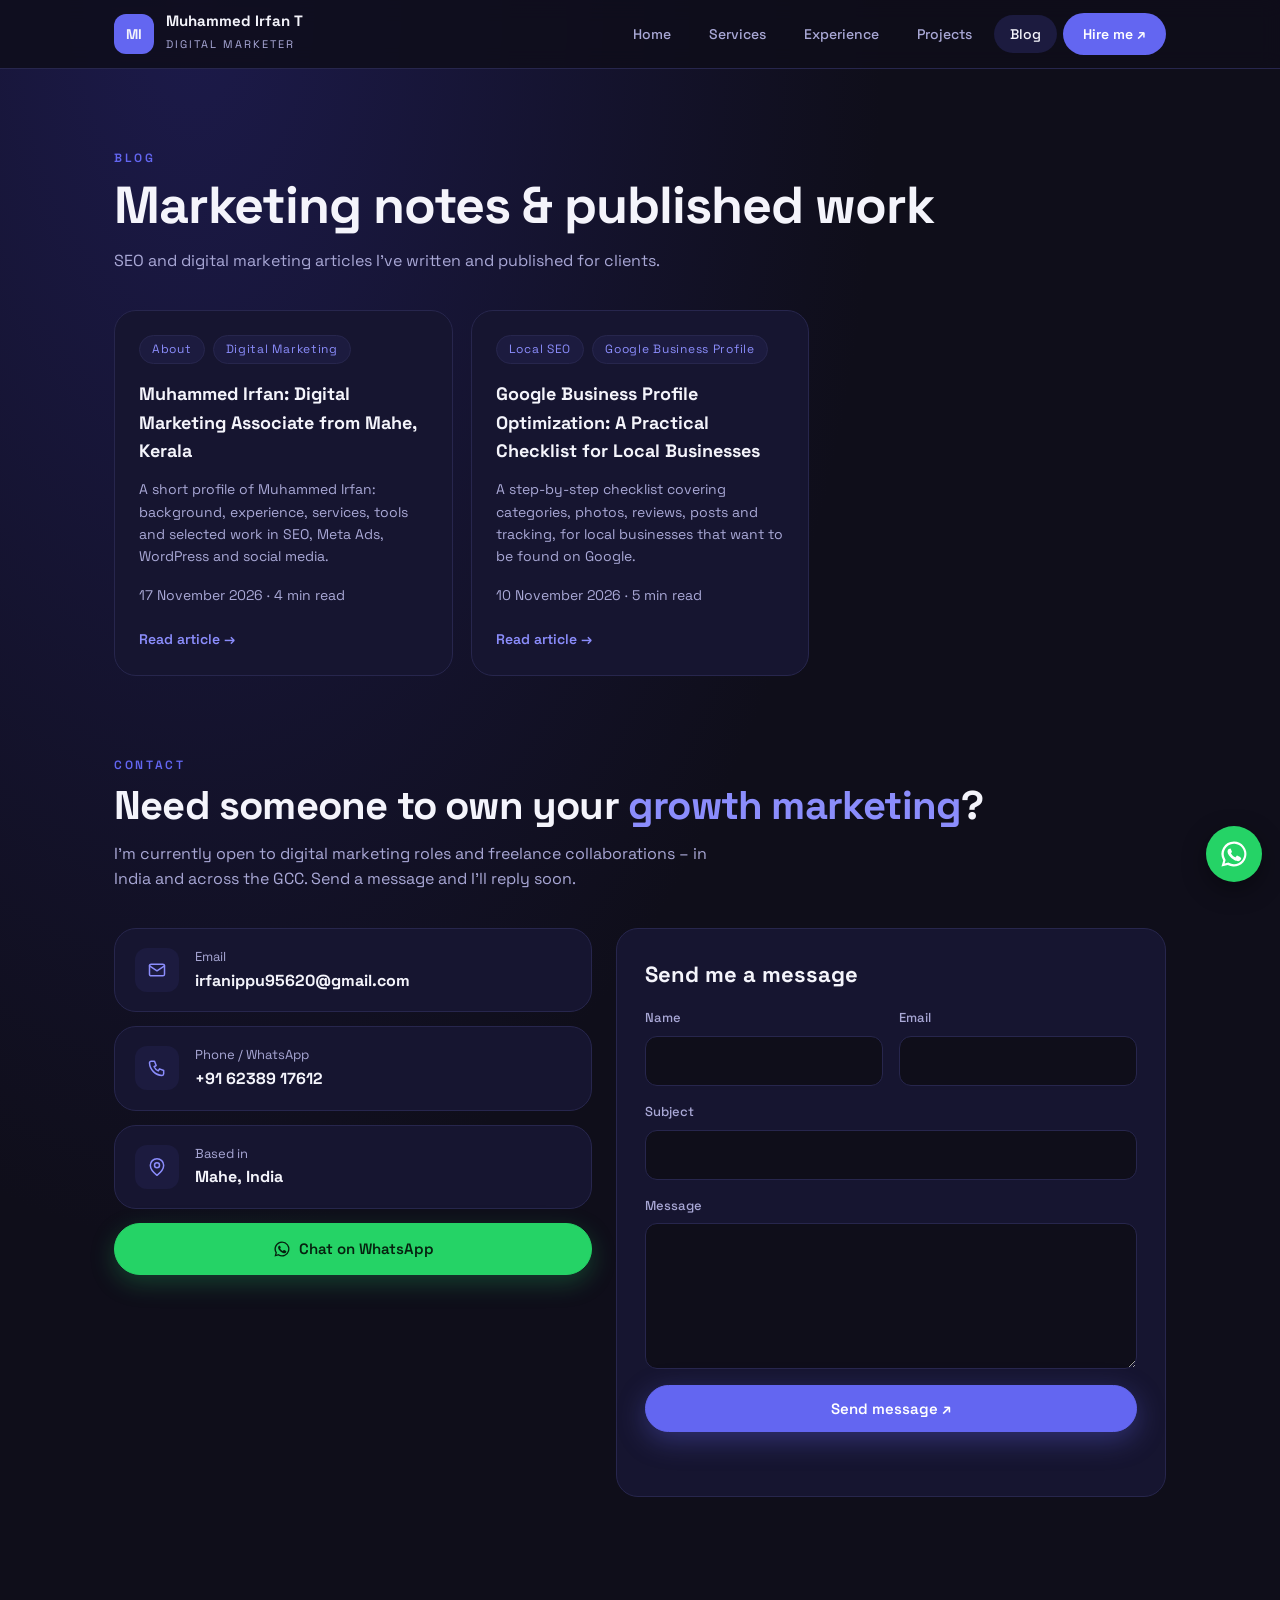
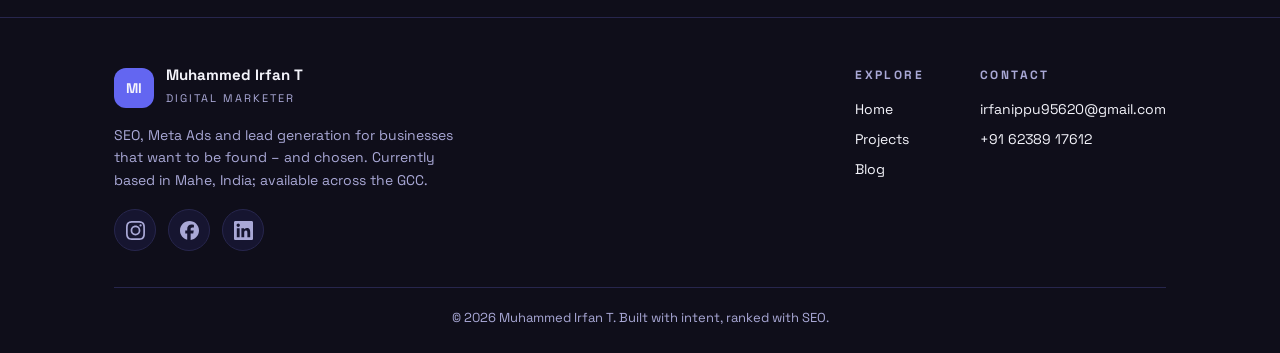
<file: blog.html>
<!DOCTYPE html>
<html lang="en">
<head>
  <meta charset="UTF-8">
  <meta name="viewport" content="width=device-width, initial-scale=1, viewport-fit=cover">

  <!-- Primary SEO -->
  <title>Digital Marketing Blog | SEO, Meta Ads &amp; Marketing Tips</title>

  <meta name="description" content="Explore practical digital marketing articles by Muhammed Irfan T covering SEO, Meta Ads, Google Ads, lead generation, WordPress and social media marketing.">

  <meta name="author" content="Muhammed Irfan T">
  <meta name="robots" content="index, follow">

  <!-- Canonical -->
  <link rel="canonical" href="https://irfandigi.vercel.app/blog">

  <!-- Favicon -->
  <link rel="icon" type="image/svg+xml" href="data:image/svg+xml,%3Csvg xmlns='http://www.w3.org/2000/svg' viewBox='0 0 64 64'%3E%3Crect width='64' height='64' rx='16' fill='%236366f1'/%3E%3Ctext x='32' y='43' font-family='Arial,Helvetica,sans-serif' font-size='28' font-weight='700' fill='%23fff' text-anchor='middle'%3EMI%3C/text%3E%3C/svg%3E">

  <!-- Open Graph -->
  <meta property="og:type" content="website">
  <meta property="og:site_name" content="Muhammed Irfan Portfolio">
  <meta property="og:title" content="Digital Marketing Blog | Muhammed Irfan">
  <meta property="og:description" content="Practical articles and guides about SEO, Meta Ads, Google Ads and digital marketing.">
  <meta property="og:url" content="https://irfandigi.vercel.app/blog">
  <meta property="og:image" content="https://irfandigi.vercel.app/images/og-image.jpg">

  <!-- Twitter -->
  <meta name="twitter:card" content="summary_large_image">
  <meta name="twitter:title" content="Digital Marketing Blog | Muhammed Irfan">
  <meta name="twitter:description" content="Learn SEO, Meta Ads and practical digital marketing strategies.">
  <meta name="twitter:image" content="https://irfandigi.vercel.app/images/og-image.jpg">

  <!-- Google Fonts -->
  <link rel="preconnect" href="https://fonts.googleapis.com">
  <link rel="preconnect" href="https://fonts.gstatic.com" crossorigin>
  <link href="https://fonts.googleapis.com/css2?family=Space+Grotesk:wght@400;500;600;700&display=swap" rel="stylesheet">

  <!-- CSS -->
  <link rel="stylesheet" href="style.css">
</head>
<body>
<header><div class="wrap">
 <a class="brand" href="index.html"><span class="logo">MI</span><span><b>Muhammed Irfan T</b><small>Digital Marketer</small></span></a>
 <nav aria-label="Main" class="pnav" id="mnav"><a href="index.html#home">Home</a><a href="index.html#services">Services</a><a href="index.html#experience">Experience</a><a href="projects.html">Projects</a><a class="cur" aria-current="page" href="blog.html">Blog</a><a class="hire" href="#contact">Hire me ↗</a></nav>
 <button class="burger" type="button" aria-label="Open menu" aria-expanded="false" aria-controls="mnav"><span></span></button>
</div></header>
<main>
<section><div class="wrap">
 <div class="eyebrow">Blog</div>
 <h1 style="font-size:clamp(34px,5vw,52px);margin:8px 0 12px;letter-spacing:-.02em;line-height:1.15">Marketing notes &amp; published work</h1>
 <p class="sub">SEO and digital marketing articles I’ve written and published for clients.</p>
 <div class="grid3">
  <!-- ADD A POST: copy this block, remove the comment marks, and change the text and link
  <article class="card post"><div class="tags"><span class="tag">SEO</span></div><h3>Article title</h3><p>One or two lines about the article.</p><a class="more" href="https://example.com/your-article" target="_blank" rel="noopener">Read article ↗</a></article>
  -->
  <article class="card post"><div class="tags"><span class="tag">About</span><span class="tag">Digital Marketing</span></div><h3>Muhammed Irfan: Digital Marketing Associate from Mahe, Kerala</h3><p>A short profile of Muhammed Irfan: background, experience, services, tools and selected work in SEO, Meta Ads, WordPress and social media.</p><p class="art-meta" style="margin:10px 0 0">17 November 2026 · 4 min read</p><a class="more" href="muhammed-irfan-digital-marketing-associate-kerala.html">Read article →</a></article>
  <article class="card post"><div class="tags"><span class="tag">Local SEO</span><span class="tag">Google Business Profile</span></div><h3>Google Business Profile Optimization: A Practical Checklist for Local Businesses</h3><p>A step-by-step checklist covering categories, photos, reviews, posts and tracking, for local businesses that want to be found on Google.</p><p class="art-meta" style="margin:10px 0 0">10 November 2026 · 5 min read</p><a class="more" href="google-business-profile-checklist.html">Read article →</a></article>
 </div>
</div></section>
<section id="contact" style="padding-top:0"><div class="wrap">
 <div class="eyebrow">Contact</div>
 <h2>Need someone to own your <span style="color:var(--accent2)">growth marketing</span>?</h2>
 <p class="sub">I’m currently open to digital marketing roles and freelance collaborations – in India and across the GCC. Send a message and I’ll reply soon.</p>
 <div class="contact">
  <div class="cinfo">
   <a class="card ci" href="mailto:irfanippu95620@gmail.com"><span class="ic"><svg viewBox="0 0 24 24"><rect x="3" y="5" width="18" height="14" rx="2"/><path d="M3 7l9 6 9-6"/></svg></span><span><small>Email</small><b>irfanippu95620@gmail.com</b></span></a>
   <a class="card ci" href="tel:+916238917612"><span class="ic"><svg viewBox="0 0 24 24"><path d="M5 4h4l2 5-2.5 1.5a11 11 0 005 5L15 13l5 2v4a2 2 0 01-2 2A16 16 0 013 6a2 2 0 012-2z"/></svg></span><span><small>Phone / WhatsApp</small><b>+91 62389 17612</b></span></a>
   <div class="card ci"><span class="ic"><svg viewBox="0 0 24 24"><path d="M20 10c0 6-8 12-8 12S4 16 4 10a8 8 0 0116 0z"/><circle cx="12" cy="10" r="3"/></svg></span><span><small>Based in</small><b>Mahe, India</b></span></div>
   <a class="btn wa" href="https://wa.me/916238917612?text=Hi%20Irfan%2C%20I%20saw%20your%20portfolio%20and%20would%20like%20to%20talk." target="_blank" rel="noopener"><svg width="18" height="18" viewBox="0 0 24 24" fill="currentColor"><path d="M12 2a10 10 0 00-8.6 15.1L2 22l5-1.3A10 10 0 1012 2zm0 18.2a8.2 8.2 0 01-4.2-1.2l-.3-.2-3 .8.8-2.9-.2-.3A8.2 8.2 0 1112 20.2zm4.5-6.1c-.2-.1-1.5-.7-1.7-.8s-.4-.1-.6.1-.7.8-.8 1-.3.2-.5.1a6.7 6.7 0 01-3.3-2.9c-.2-.4.2-.4.7-1.3.1-.1 0-.3 0-.4l-.8-1.8c-.2-.5-.4-.4-.6-.4h-.5a1 1 0 00-.7.3 3 3 0 00-.9 2.2 5.3 5.3 0 001.1 2.8 12 12 0 004.6 4c1.7.7 2.4.8 3.2.7a2.7 2.7 0 001.8-1.3 2.2 2.2 0 00.2-1.3c-.1-.1-.3-.2-.5-.3z"/></svg>Chat on WhatsApp</a>
  </div>
  <form class="card cform" id="cform">
   <h3>Send me a message</h3>
   <div class="row2">
    <label>Name<input name="name" type="text" autocomplete="name" required></label>
    <label>Email<input name="email" type="email" autocomplete="email" required></label>
   </div>
   <label>Subject<input name="subject" type="text" required></label>
   <label>Message<textarea name="message" rows="5" required></textarea></label>
   <input type="text" name="_honey" tabindex="-1" autocomplete="off" aria-hidden="true" style="position:absolute;left:-9999px">
   <button class="btn p" type="submit">Send message ↗</button>
   <p class="fstatus" role="status" aria-live="polite"></p>
  </form>
 </div>
</div></section>
</main>
<footer><div class="wrap">
 <div class="top">
  <div><a class="brand" href="index.html"><span class="logo">MI</span><span><b>Muhammed Irfan T</b><small>Digital Marketer</small></span></a>
  <p>SEO, Meta Ads and lead generation for businesses that want to be found – and chosen. Currently based in Mahe, India; available across the GCC.</p>
  <div class="soc" id="soc"></div></div>
  <div class="cols">
   <div><h4>Explore</h4><a href="index.html">Home</a><a href="projects.html">Projects</a><a href="blog.html">Blog</a></div>
   <div><h4>Contact</h4><a href="mailto:irfanippu95620@gmail.com">irfanippu95620@gmail.com</a><a href="tel:+916238917612">+91 62389 17612</a></div>
  </div>
 </div>
 <div class="copy">© 2026 Muhammed Irfan T. Built with intent, ranked with SEO.</div>
</div></footer>
<a class="wafab" href="https://wa.me/916238917612?text=Hi%20Irfan%2C%20I%20saw%20your%20portfolio%20and%20would%20like%20to%20talk." target="_blank" rel="noopener" aria-label="Chat on WhatsApp"><svg viewBox="0 0 24 24" fill="currentColor"><path d="M12 2a10 10 0 00-8.6 15.1L2 22l5-1.3A10 10 0 1012 2zm0 18.2a8.2 8.2 0 01-4.2-1.2l-.3-.2-3 .8.8-2.9-.2-.3A8.2 8.2 0 1112 20.2zm4.5-6.1c-.2-.1-1.5-.7-1.7-.8s-.4-.1-.6.1-.7.8-.8 1-.3.2-.5.1a6.7 6.7 0 01-3.3-2.9c-.2-.4.2-.4.7-1.3.1-.1 0-.3 0-.4l-.8-1.8c-.2-.5-.4-.4-.6-.4h-.5a1 1 0 00-.7.3 3 3 0 00-.9 2.2 5.3 5.3 0 001.1 2.8 12 12 0 004.6 4c1.7.7 2.4.8 3.2.7a2.7 2.7 0 001.8-1.3 2.2 2.2 0 00.2-1.3c-.1-.1-.3-.2-.5-.3z"/></svg></a>

<script>
/* Contact form key: paste your Web3Forms access key between the quotes (same key in all 3 pages) */
var ACCESS_KEY = "PASTE_YOUR_ACCESS_KEY_HERE";

(function () {
  var f = document.getElementById("cform");
  if (!f) return;
  var st = f.querySelector(".fstatus"), btn = f.querySelector("button");

  function fallback(d) {
    var m = "mailto:irfanippu95620@gmail.com?subject=" + encodeURIComponent(d.subject) +
      "&body=" + encodeURIComponent(d.message + "\n\n– " + d.name + " (" + d.email + ")");
    st.className = "fstatus err";
    st.innerHTML = "Couldn’t send right now. Please <a href=\"" + m + "\">email me directly</a> or use WhatsApp.";
  }

  f.addEventListener("submit", function (e) {
    e.preventDefault();
    if (f.elements._honey.value) return;
    var d = {
      name: f.elements.name.value,
      email: f.elements.email.value,
      subject: f.elements.subject.value,
      message: f.elements.message.value
    };
    if (!ACCESS_KEY || ACCESS_KEY.indexOf("PASTE") === 0) { fallback(d); return; }
    btn.disabled = true; btn.textContent = "Sending…"; st.className = "fstatus"; st.textContent = "";
    fetch("https://api.web3forms.com/submit", {
      method: "POST",
      headers: { "Content-Type": "application/json", Accept: "application/json" },
      body: JSON.stringify({
        access_key: ACCESS_KEY,
        from_name: "Portfolio website",
        subject: "Portfolio enquiry: " + d.subject,
        name: d.name, email: d.email, message: d.message
      })
    })
      .then(function (r) { return r.json(); })
      .then(function (j) {
        if (j.success === true || j.success === "true") {
          st.className = "fstatus ok";
          st.textContent = "Thank you! Your message has been sent. I’ll reply soon.";
          f.reset();
        } else { throw new Error(j.message || "fail"); }
      })
      .catch(function () { fallback(d); })
      .finally(function () { btn.disabled = false; btn.textContent = "Send message ↗"; });
  });
})();
</script>
<script>
(function(){var b=document.querySelector(".burger"),n=document.getElementById("mnav");if(!b||!n)return;
function set(o){n.classList.toggle("open",o);b.setAttribute("aria-expanded",o?"true":"false");b.setAttribute("aria-label",o?"Close menu":"Open menu")}
b.addEventListener("click",function(){set(!n.classList.contains("open"))});
n.addEventListener("click",function(e){if(e.target.closest("a"))set(false)});
document.addEventListener("click",function(e){if(!e.target.closest("header"))set(false)});
document.addEventListener("keydown",function(e){if(e.key==="Escape")set(false)});
window.addEventListener("resize",function(){if(window.innerWidth>760)set(false)});
})();
</script>
<script>
/* Social links: paste your profile URLs between the quotes. An icon appears only when its link is filled in. */
var SOCIAL={instagram:"https://www.instagram.com/irfaanmohmdd/",facebook:"https://www.facebook.com/irfan.t.7127",linkedin:"https://www.linkedin.com/in/muhammed-irfan-t-b0ba302bb/"};
(function(){var P={"instagram": "M7.0301.084c-1.2768.0602-2.1487.264-2.911.5634-.7888.3075-1.4575.72-2.1228 1.3877-.6652.6677-1.075 1.3368-1.3802 2.127-.2954.7638-.4956 1.6365-.552 2.914-.0564 1.2775-.0689 1.6882-.0626 4.947.0062 3.2586.0206 3.6671.0825 4.9473.061 1.2765.264 2.1482.5635 2.9107.308.7889.72 1.4573 1.388 2.1228.6679.6655 1.3365 1.0743 2.1285 1.38.7632.295 1.6361.4961 2.9134.552 1.2773.056 1.6884.069 4.9462.0627 3.2578-.0062 3.668-.0207 4.9478-.0814 1.28-.0607 2.147-.2652 2.9098-.5633.7889-.3086 1.4578-.72 2.1228-1.3881.665-.6682 1.0745-1.3378 1.3795-2.1284.2957-.7632.4966-1.636.552-2.9124.056-1.2809.0692-1.6898.063-4.948-.0063-3.2583-.021-3.6668-.0817-4.9465-.0607-1.2797-.264-2.1487-.5633-2.9117-.3084-.7889-.72-1.4568-1.3876-2.1228C21.2982 1.33 20.628.9208 19.8378.6165 19.074.321 18.2017.1197 16.9244.0645 15.6471.0093 15.236-.005 11.977.0014 8.718.0076 8.31.0215 7.0301.0839m.1402 21.6932c-1.17-.0509-1.8053-.2453-2.2287-.408-.5606-.216-.96-.4771-1.3819-.895-.422-.4178-.6811-.8186-.9-1.378-.1644-.4234-.3624-1.058-.4171-2.228-.0595-1.2645-.072-1.6442-.079-4.848-.007-3.2037.0053-3.583.0607-4.848.05-1.169.2456-1.805.408-2.2282.216-.5613.4762-.96.895-1.3816.4188-.4217.8184-.6814 1.3783-.9003.423-.1651 1.0575-.3614 2.227-.4171 1.2655-.06 1.6447-.072 4.848-.079 3.2033-.007 3.5835.005 4.8495.0608 1.169.0508 1.8053.2445 2.228.408.5608.216.96.4754 1.3816.895.4217.4194.6816.8176.9005 1.3787.1653.4217.3617 1.056.4169 2.2263.0602 1.2655.0739 1.645.0796 4.848.0058 3.203-.0055 3.5834-.061 4.848-.051 1.17-.245 1.8055-.408 2.2294-.216.5604-.4763.96-.8954 1.3814-.419.4215-.8181.6811-1.3783.9-.4224.1649-1.0577.3617-2.2262.4174-1.2656.0595-1.6448.072-4.8493.079-3.2045.007-3.5825-.006-4.848-.0608M16.953 5.5864A1.44 1.44 0 1 0 18.39 4.144a1.44 1.44 0 0 0-1.437 1.4424M5.8385 12.012c.0067 3.4032 2.7706 6.1557 6.173 6.1493 3.4026-.0065 6.157-2.7701 6.1506-6.1733-.0065-3.4032-2.771-6.1565-6.174-6.1498-3.403.0067-6.156 2.771-6.1496 6.1738M8 12.0077a4 4 0 1 1 4.008 3.9921A3.9996 3.9996 0 0 1 8 12.0077", "facebook": "M9.101 23.691v-7.98H6.627v-3.667h2.474v-1.58c0-4.085 1.848-5.978 5.858-5.978.401 0 .955.042 1.468.103a8.68 8.68 0 0 1 1.141.195v3.325a8.623 8.623 0 0 0-.653-.036 26.805 26.805 0 0 0-.733-.009c-.707 0-1.259.096-1.675.309a1.686 1.686 0 0 0-.679.622c-.258.42-.374.995-.374 1.752v1.297h3.919l-.386 2.103-.287 1.564h-3.246v8.245C19.396 23.238 24 18.179 24 12.044c0-6.627-5.373-12-12-12s-12 5.373-12 12c0 5.628 3.874 10.35 9.101 11.647Z", "linkedin": "M20.447 20.452h-3.554v-5.569c0-1.328-.027-3.037-1.852-3.037-1.853 0-2.136 1.445-2.136 2.939v5.667H9.351V9h3.414v1.561h.046c.477-.9 1.637-1.85 3.37-1.85 3.601 0 4.267 2.37 4.267 5.455v6.286zM5.337 7.433c-1.144 0-2.063-.926-2.063-2.065 0-1.138.92-2.063 2.063-2.063 1.14 0 2.064.925 2.064 2.063 0 1.139-.925 2.065-2.064 2.065zm1.782 13.019H3.555V9h3.564v11.452zM22.225 0H1.771C.792 0 0 .774 0 1.729v20.542C0 23.227.792 24 1.771 24h20.451C23.2 24 24 23.227 24 22.271V1.729C24 .774 23.2 0 22.222 0h.003z"},N={instagram:"Instagram",facebook:"Facebook",linkedin:"LinkedIn"},h="";
for(var k in SOCIAL){if(SOCIAL[k])h+='<a href="'+SOCIAL[k]+'" target="_blank" rel="noopener" aria-label="'+N[k]+'"><svg viewBox="0 0 24 24" fill="currentColor"><path d="'+P[k]+'"/></svg></a>'}
var s=document.getElementById("soc");if(s)s.innerHTML=h})();
</script>
</body>
</html>
</file>
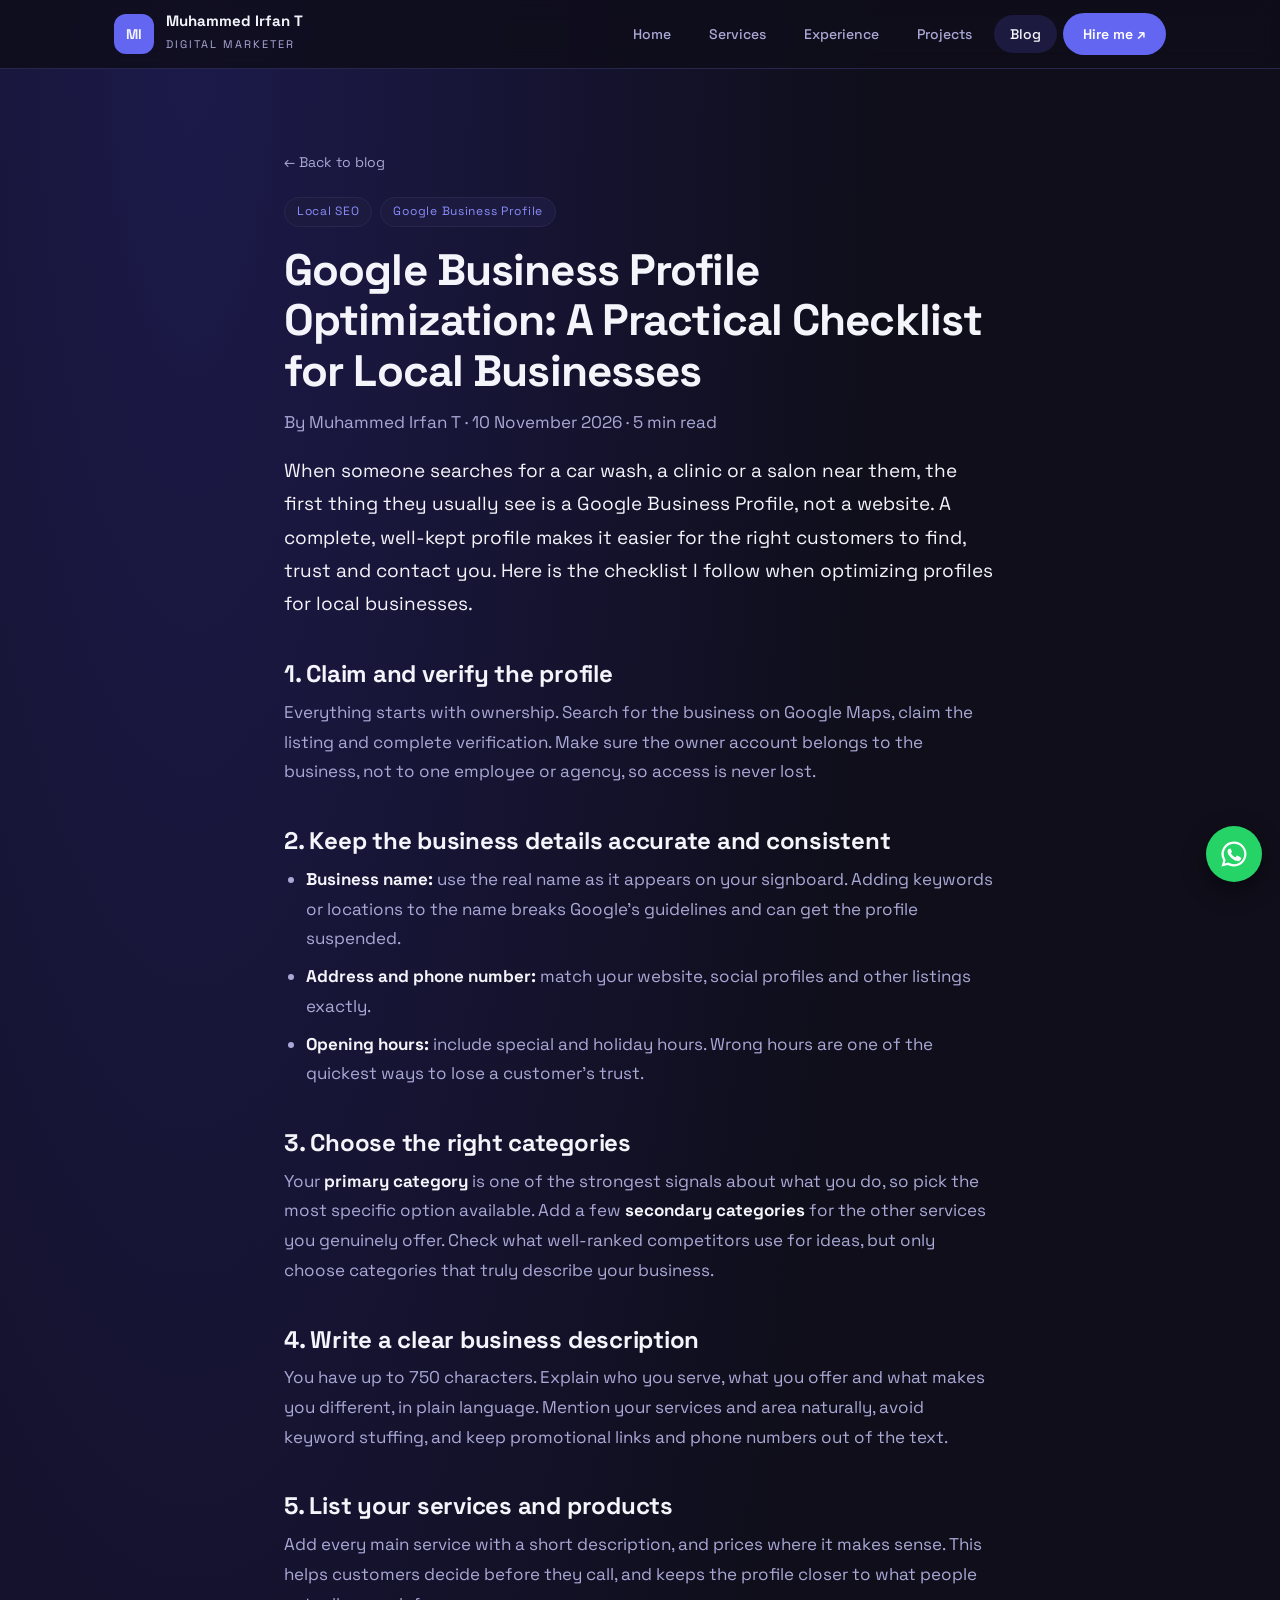
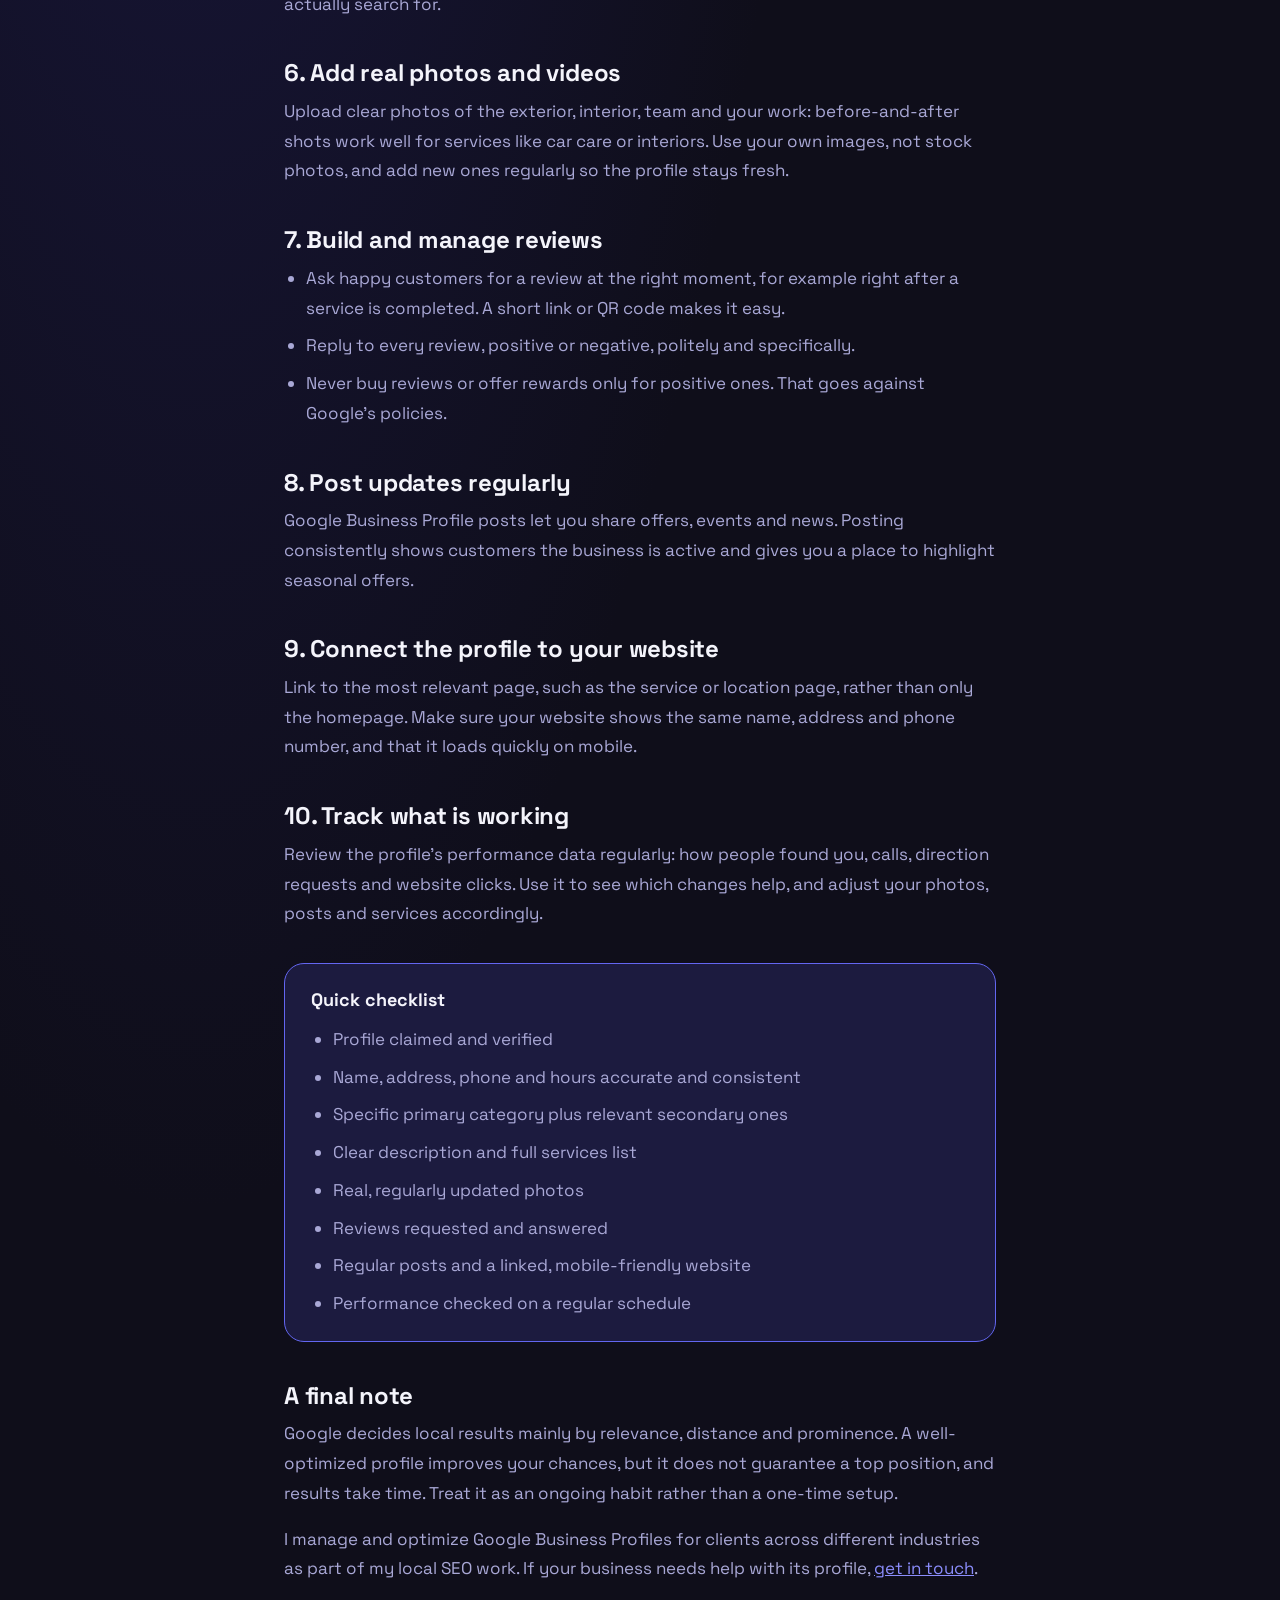
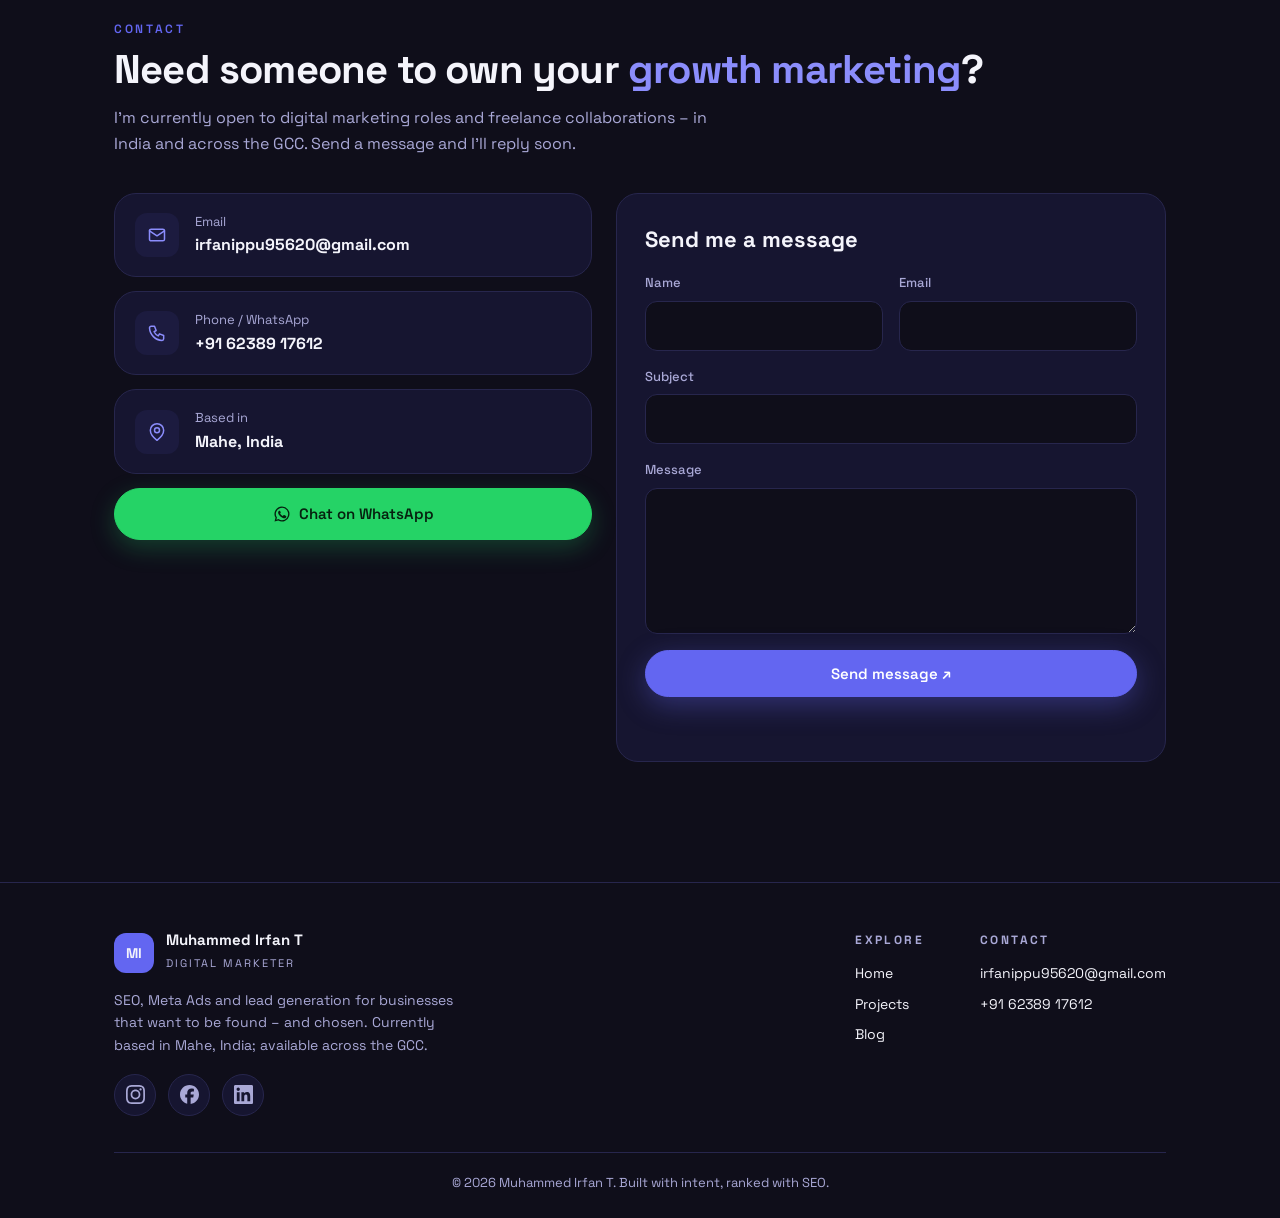
<file: google-business-profile-checklist.html>
<!DOCTYPE html>
<html lang="en">
<head>
  <meta charset="UTF-8">
  <meta name="viewport" content="width=device-width, initial-scale=1, viewport-fit=cover">

  <!-- Primary SEO -->
  <title>Google Business Profile Checklist for Local Businesses | Muhammed Irfan</title>

  <meta name="description" content="A practical, step-by-step Google Business Profile checklist for local businesses: categories, photos, reviews, posts and tracking, written from hands-on local SEO work.">

  <meta name="author" content="Muhammed Irfan T">
  <meta name="robots" content="index, follow">

  <!-- Canonical -->
  <link rel="canonical" href="https://irfandigi.vercel.app/google-business-profile-checklist">

  <!-- Favicon -->
  <link rel="icon" type="image/svg+xml" href="data:image/svg+xml,%3Csvg xmlns='http://www.w3.org/2000/svg' viewBox='0 0 64 64'%3E%3Crect width='64' height='64' rx='16' fill='%236366f1'/%3E%3Ctext x='32' y='43' font-family='Arial,Helvetica,sans-serif' font-size='28' font-weight='700' fill='%23fff' text-anchor='middle'%3EMI%3C/text%3E%3C/svg%3E">

  <!-- Open Graph -->
  <meta property="og:type" content="article">
  <meta property="og:site_name" content="Muhammed Irfan Portfolio">
  <meta property="og:title" content="Google Business Profile Optimization: A Practical Checklist for Local Businesses">
  <meta property="og:description" content="A practical, step-by-step Google Business Profile checklist for local businesses: categories, photos, reviews, posts and tracking, written from hands-on local SEO work.">
  <meta property="og:url" content="https://irfandigi.vercel.app/google-business-profile-checklist">
  <meta property="og:image" content="https://irfandigi.vercel.app/images/og-image.jpg">

  <!-- Twitter -->
  <meta name="twitter:card" content="summary_large_image">
  <meta name="twitter:title" content="Google Business Profile Optimization: A Practical Checklist for Local Businesses">
  <meta name="twitter:description" content="A practical, step-by-step Google Business Profile checklist for local businesses: categories, photos, reviews, posts and tracking, written from hands-on local SEO work.">
  <meta name="twitter:image" content="https://irfandigi.vercel.app/images/og-image.jpg">

  <!-- Google Fonts -->
  <link rel="preconnect" href="https://fonts.googleapis.com">
  <link rel="preconnect" href="https://fonts.gstatic.com" crossorigin>
  <link href="https://fonts.googleapis.com/css2?family=Space+Grotesk:wght@400;500;600;700&display=swap" rel="stylesheet">

  <!-- CSS -->
  <link rel="stylesheet" href="style.css">

  <script type="application/ld+json">
  {"@context":"https://schema.org","@type":"BlogPosting","headline":"Google Business Profile Optimization: A Practical Checklist for Local Businesses","description":"A practical, step-by-step Google Business Profile checklist for local businesses: categories, photos, reviews, posts and tracking, written from hands-on local SEO work.","datePublished":"2026-11-10","author":{"@type":"Person","name":"Muhammed Irfan T","url":"https://irfandigi.vercel.app/"},"image":"https://irfandigi.vercel.app/images/og-image.jpg","mainEntityOfPage":"https://irfandigi.vercel.app/google-business-profile-checklist"}
  </script>
</head>
<body>
<header><div class="wrap">
 <a class="brand" href="index.html"><span class="logo">MI</span><span><b>Muhammed Irfan T</b><small>Digital Marketer</small></span></a>
 <nav aria-label="Main" class="pnav" id="mnav"><a href="index.html#home">Home</a><a href="index.html#services">Services</a><a href="index.html#experience">Experience</a><a href="projects.html">Projects</a><a class="cur" aria-current="page" href="blog.html">Blog</a><a class="hire" href="#contact">Hire me ↗</a></nav>
 <button class="burger" type="button" aria-label="Open menu" aria-expanded="false" aria-controls="mnav"><span></span></button>
</div></header>
<main>
<section style="padding-bottom:20px"><div class="wrap art-wrap">
 <a class="art-back" href="blog.html">← Back to blog</a>
 <article class="article">
  <div class="tags"><span class="tag">Local SEO</span><span class="tag">Google Business Profile</span></div>
  <h1>Google Business Profile Optimization: A Practical Checklist for Local Businesses</h1>
  <p class="art-meta">By Muhammed Irfan T · 10 November 2026 · 5 min read</p>
  <p class="art-lead">When someone searches for a car wash, a clinic or a salon near them, the first thing they usually see is a Google Business Profile, not a website. A complete, well-kept profile makes it easier for the right customers to find, trust and contact you. Here is the checklist I follow when optimizing profiles for local businesses.</p>

  <h2>1. Claim and verify the profile</h2>
  <p>Everything starts with ownership. Search for the business on Google Maps, claim the listing and complete verification. Make sure the owner account belongs to the business, not to one employee or agency, so access is never lost.</p>

  <h2>2. Keep the business details accurate and consistent</h2>
  <ul>
   <li><strong>Business name:</strong> use the real name as it appears on your signboard. Adding keywords or locations to the name breaks Google’s guidelines and can get the profile suspended.</li>
   <li><strong>Address and phone number:</strong> match your website, social profiles and other listings exactly.</li>
   <li><strong>Opening hours:</strong> include special and holiday hours. Wrong hours are one of the quickest ways to lose a customer’s trust.</li>
  </ul>

  <h2>3. Choose the right categories</h2>
  <p>Your <strong>primary category</strong> is one of the strongest signals about what you do, so pick the most specific option available. Add a few <strong>secondary categories</strong> for the other services you genuinely offer. Check what well-ranked competitors use for ideas, but only choose categories that truly describe your business.</p>

  <h2>4. Write a clear business description</h2>
  <p>You have up to 750 characters. Explain who you serve, what you offer and what makes you different, in plain language. Mention your services and area naturally, avoid keyword stuffing, and keep promotional links and phone numbers out of the text.</p>

  <h2>5. List your services and products</h2>
  <p>Add every main service with a short description, and prices where it makes sense. This helps customers decide before they call, and keeps the profile closer to what people actually search for.</p>

  <h2>6. Add real photos and videos</h2>
  <p>Upload clear photos of the exterior, interior, team and your work: before-and-after shots work well for services like car care or interiors. Use your own images, not stock photos, and add new ones regularly so the profile stays fresh.</p>

  <h2>7. Build and manage reviews</h2>
  <ul>
   <li>Ask happy customers for a review at the right moment, for example right after a service is completed. A short link or QR code makes it easy.</li>
   <li>Reply to every review, positive or negative, politely and specifically.</li>
   <li>Never buy reviews or offer rewards only for positive ones. That goes against Google’s policies.</li>
  </ul>

  <h2>8. Post updates regularly</h2>
  <p>Google Business Profile posts let you share offers, events and news. Posting consistently shows customers the business is active and gives you a place to highlight seasonal offers.</p>

  <h2>9. Connect the profile to your website</h2>
  <p>Link to the most relevant page, such as the service or location page, rather than only the homepage. Make sure your website shows the same name, address and phone number, and that it loads quickly on mobile.</p>

  <h2>10. Track what is working</h2>
  <p>Review the profile’s performance data regularly: how people found you, calls, direction requests and website clicks. Use it to see which changes help, and adjust your photos, posts and services accordingly.</p>

  <div class="callout">
   <strong>Quick checklist</strong>
   <ul>
    <li>Profile claimed and verified</li>
    <li>Name, address, phone and hours accurate and consistent</li>
    <li>Specific primary category plus relevant secondary ones</li>
    <li>Clear description and full services list</li>
    <li>Real, regularly updated photos</li>
    <li>Reviews requested and answered</li>
    <li>Regular posts and a linked, mobile-friendly website</li>
    <li>Performance checked on a regular schedule</li>
   </ul>
  </div>

  <h2>A final note</h2>
  <p>Google decides local results mainly by relevance, distance and prominence. A well-optimized profile improves your chances, but it does not guarantee a top position, and results take time. Treat it as an ongoing habit rather than a one-time setup.</p>
  <p>I manage and optimize Google Business Profiles for clients across different industries as part of my local SEO work. If your business needs help with its profile, <a href="index.html#contact">get in touch</a>.</p>
 </article>
</div></section>
<section id="contact" style="padding-top:0"><div class="wrap">
 <div class="eyebrow">Contact</div>
 <h2>Need someone to own your <span style="color:var(--accent2)">growth marketing</span>?</h2>
 <p class="sub">I’m currently open to digital marketing roles and freelance collaborations – in India and across the GCC. Send a message and I’ll reply soon.</p>
 <div class="contact">
  <div class="cinfo">
   <a class="card ci" href="mailto:irfanippu95620@gmail.com"><span class="ic"><svg viewBox="0 0 24 24"><rect x="3" y="5" width="18" height="14" rx="2"/><path d="M3 7l9 6 9-6"/></svg></span><span><small>Email</small><b>irfanippu95620@gmail.com</b></span></a>
   <a class="card ci" href="tel:+916238917612"><span class="ic"><svg viewBox="0 0 24 24"><path d="M5 4h4l2 5-2.5 1.5a11 11 0 005 5L15 13l5 2v4a2 2 0 01-2 2A16 16 0 013 6a2 2 0 012-2z"/></svg></span><span><small>Phone / WhatsApp</small><b>+91 62389 17612</b></span></a>
   <div class="card ci"><span class="ic"><svg viewBox="0 0 24 24"><path d="M20 10c0 6-8 12-8 12S4 16 4 10a8 8 0 0116 0z"/><circle cx="12" cy="10" r="3"/></svg></span><span><small>Based in</small><b>Mahe, India</b></span></div>
   <a class="btn wa" href="https://wa.me/916238917612?text=Hi%20Irfan%2C%20I%20saw%20your%20portfolio%20and%20would%20like%20to%20talk." target="_blank" rel="noopener"><svg width="18" height="18" viewBox="0 0 24 24" fill="currentColor"><path d="M12 2a10 10 0 00-8.6 15.1L2 22l5-1.3A10 10 0 1012 2zm0 18.2a8.2 8.2 0 01-4.2-1.2l-.3-.2-3 .8.8-2.9-.2-.3A8.2 8.2 0 1112 20.2zm4.5-6.1c-.2-.1-1.5-.7-1.7-.8s-.4-.1-.6.1-.7.8-.8 1-.3.2-.5.1a6.7 6.7 0 01-3.3-2.9c-.2-.4.2-.4.7-1.3.1-.1 0-.3 0-.4l-.8-1.8c-.2-.5-.4-.4-.6-.4h-.5a1 1 0 00-.7.3 3 3 0 00-.9 2.2 5.3 5.3 0 001.1 2.8 12 12 0 004.6 4c1.7.7 2.4.8 3.2.7a2.7 2.7 0 001.8-1.3 2.2 2.2 0 00.2-1.3c-.1-.1-.3-.2-.5-.3z"/></svg>Chat on WhatsApp</a>
  </div>
  <form class="card cform" id="cform">
   <h3>Send me a message</h3>
   <div class="row2">
    <label>Name<input name="name" type="text" autocomplete="name" required></label>
    <label>Email<input name="email" type="email" autocomplete="email" required></label>
   </div>
   <label>Subject<input name="subject" type="text" required></label>
   <label>Message<textarea name="message" rows="5" required></textarea></label>
   <input type="text" name="_honey" tabindex="-1" autocomplete="off" aria-hidden="true" style="position:absolute;left:-9999px">
   <button class="btn p" type="submit">Send message ↗</button>
   <p class="fstatus" role="status" aria-live="polite"></p>
  </form>
 </div>
</div></section>
</main>
<footer><div class="wrap">
 <div class="top">
  <div><a class="brand" href="index.html"><span class="logo">MI</span><span><b>Muhammed Irfan T</b><small>Digital Marketer</small></span></a>
  <p>SEO, Meta Ads and lead generation for businesses that want to be found – and chosen. Currently based in Mahe, India; available across the GCC.</p>
  <div class="soc" id="soc"></div></div>
  <div class="cols">
   <div><h4>Explore</h4><a href="index.html">Home</a><a href="projects.html">Projects</a><a href="blog.html">Blog</a></div>
   <div><h4>Contact</h4><a href="mailto:irfanippu95620@gmail.com">irfanippu95620@gmail.com</a><a href="tel:+916238917612">+91 62389 17612</a></div>
  </div>
 </div>
 <div class="copy">© 2026 Muhammed Irfan T. Built with intent, ranked with SEO.</div>
</div></footer>
<a class="wafab" href="https://wa.me/916238917612?text=Hi%20Irfan%2C%20I%20saw%20your%20portfolio%20and%20would%20like%20to%20talk." target="_blank" rel="noopener" aria-label="Chat on WhatsApp"><svg viewBox="0 0 24 24" fill="currentColor"><path d="M12 2a10 10 0 00-8.6 15.1L2 22l5-1.3A10 10 0 1012 2zm0 18.2a8.2 8.2 0 01-4.2-1.2l-.3-.2-3 .8.8-2.9-.2-.3A8.2 8.2 0 1112 20.2zm4.5-6.1c-.2-.1-1.5-.7-1.7-.8s-.4-.1-.6.1-.7.8-.8 1-.3.2-.5.1a6.7 6.7 0 01-3.3-2.9c-.2-.4.2-.4.7-1.3.1-.1 0-.3 0-.4l-.8-1.8c-.2-.5-.4-.4-.6-.4h-.5a1 1 0 00-.7.3 3 3 0 00-.9 2.2 5.3 5.3 0 001.1 2.8 12 12 0 004.6 4c1.7.7 2.4.8 3.2.7a2.7 2.7 0 001.8-1.3 2.2 2.2 0 00.2-1.3c-.1-.1-.3-.2-.5-.3z"/></svg></a>

<script>
/* Contact form key: paste your Web3Forms access key between the quotes (same key in all 3 pages) */
var ACCESS_KEY = "PASTE_YOUR_ACCESS_KEY_HERE";

(function () {
  var f = document.getElementById("cform");
  if (!f) return;
  var st = f.querySelector(".fstatus"), btn = f.querySelector("button");

  function fallback(d) {
    var m = "mailto:irfanippu95620@gmail.com?subject=" + encodeURIComponent(d.subject) +
      "&body=" + encodeURIComponent(d.message + "\n\n– " + d.name + " (" + d.email + ")");
    st.className = "fstatus err";
    st.innerHTML = "Couldn’t send right now. Please <a href=\"" + m + "\">email me directly</a> or use WhatsApp.";
  }

  f.addEventListener("submit", function (e) {
    e.preventDefault();
    if (f.elements._honey.value) return;
    var d = {
      name: f.elements.name.value,
      email: f.elements.email.value,
      subject: f.elements.subject.value,
      message: f.elements.message.value
    };
    if (!ACCESS_KEY || ACCESS_KEY.indexOf("PASTE") === 0) { fallback(d); return; }
    btn.disabled = true; btn.textContent = "Sending…"; st.className = "fstatus"; st.textContent = "";
    fetch("https://api.web3forms.com/submit", {
      method: "POST",
      headers: { "Content-Type": "application/json", Accept: "application/json" },
      body: JSON.stringify({
        access_key: ACCESS_KEY,
        from_name: "Portfolio website",
        subject: "Portfolio enquiry: " + d.subject,
        name: d.name, email: d.email, message: d.message
      })
    })
      .then(function (r) { return r.json(); })
      .then(function (j) {
        if (j.success === true || j.success === "true") {
          st.className = "fstatus ok";
          st.textContent = "Thank you! Your message has been sent. I’ll reply soon.";
          f.reset();
        } else { throw new Error(j.message || "fail"); }
      })
      .catch(function () { fallback(d); })
      .finally(function () { btn.disabled = false; btn.textContent = "Send message ↗"; });
  });
})();
</script>
<script>
(function(){var b=document.querySelector(".burger"),n=document.getElementById("mnav");if(!b||!n)return;
function set(o){n.classList.toggle("open",o);b.setAttribute("aria-expanded",o?"true":"false");b.setAttribute("aria-label",o?"Close menu":"Open menu")}
b.addEventListener("click",function(){set(!n.classList.contains("open"))});
n.addEventListener("click",function(e){if(e.target.closest("a"))set(false)});
document.addEventListener("click",function(e){if(!e.target.closest("header"))set(false)});
document.addEventListener("keydown",function(e){if(e.key==="Escape")set(false)});
window.addEventListener("resize",function(){if(window.innerWidth>760)set(false)});
})();
</script>
<script>
/* Social links: paste your profile URLs between the quotes. An icon appears only when its link is filled in. */
var SOCIAL={instagram:"https://www.instagram.com/irfaanmohmdd/",facebook:"https://www.facebook.com/irfan.t.7127",linkedin:"https://www.linkedin.com/in/muhammed-irfan-t-b0ba302bb/"};
(function(){var P={"instagram": "M7.0301.084c-1.2768.0602-2.1487.264-2.911.5634-.7888.3075-1.4575.72-2.1228 1.3877-.6652.6677-1.075 1.3368-1.3802 2.127-.2954.7638-.4956 1.6365-.552 2.914-.0564 1.2775-.0689 1.6882-.0626 4.947.0062 3.2586.0206 3.6671.0825 4.9473.061 1.2765.264 2.1482.5635 2.9107.308.7889.72 1.4573 1.388 2.1228.6679.6655 1.3365 1.0743 2.1285 1.38.7632.295 1.6361.4961 2.9134.552 1.2773.056 1.6884.069 4.9462.0627 3.2578-.0062 3.668-.0207 4.9478-.0814 1.28-.0607 2.147-.2652 2.9098-.5633.7889-.3086 1.4578-.72 2.1228-1.3881.665-.6682 1.0745-1.3378 1.3795-2.1284.2957-.7632.4966-1.636.552-2.9124.056-1.2809.0692-1.6898.063-4.948-.0063-3.2583-.021-3.6668-.0817-4.9465-.0607-1.2797-.264-2.1487-.5633-2.9117-.3084-.7889-.72-1.4568-1.3876-2.1228C21.2982 1.33 20.628.9208 19.8378.6165 19.074.321 18.2017.1197 16.9244.0645 15.6471.0093 15.236-.005 11.977.0014 8.718.0076 8.31.0215 7.0301.0839m.1402 21.6932c-1.17-.0509-1.8053-.2453-2.2287-.408-.5606-.216-.96-.4771-1.3819-.895-.422-.4178-.6811-.8186-.9-1.378-.1644-.4234-.3624-1.058-.4171-2.228-.0595-1.2645-.072-1.6442-.079-4.848-.007-3.2037.0053-3.583.0607-4.848.05-1.169.2456-1.805.408-2.2282.216-.5613.4762-.96.895-1.3816.4188-.4217.8184-.6814 1.3783-.9003.423-.1651 1.0575-.3614 2.227-.4171 1.2655-.06 1.6447-.072 4.848-.079 3.2033-.007 3.5835.005 4.8495.0608 1.169.0508 1.8053.2445 2.228.408.5608.216.96.4754 1.3816.895.4217.4194.6816.8176.9005 1.3787.1653.4217.3617 1.056.4169 2.2263.0602 1.2655.0739 1.645.0796 4.848.0058 3.203-.0055 3.5834-.061 4.848-.051 1.17-.245 1.8055-.408 2.2294-.216.5604-.4763.96-.8954 1.3814-.419.4215-.8181.6811-1.3783.9-.4224.1649-1.0577.3617-2.2262.4174-1.2656.0595-1.6448.072-4.8493.079-3.2045.007-3.5825-.006-4.848-.0608M16.953 5.5864A1.44 1.44 0 1 0 18.39 4.144a1.44 1.44 0 0 0-1.437 1.4424M5.8385 12.012c.0067 3.4032 2.7706 6.1557 6.173 6.1493 3.4026-.0065 6.157-2.7701 6.1506-6.1733-.0065-3.4032-2.771-6.1565-6.174-6.1498-3.403.0067-6.156 2.771-6.1496 6.1738M8 12.0077a4 4 0 1 1 4.008 3.9921A3.9996 3.9996 0 0 1 8 12.0077", "facebook": "M9.101 23.691v-7.98H6.627v-3.667h2.474v-1.58c0-4.085 1.848-5.978 5.858-5.978.401 0 .955.042 1.468.103a8.68 8.68 0 0 1 1.141.195v3.325a8.623 8.623 0 0 0-.653-.036 26.805 26.805 0 0 0-.733-.009c-.707 0-1.259.096-1.675.309a1.686 1.686 0 0 0-.679.622c-.258.42-.374.995-.374 1.752v1.297h3.919l-.386 2.103-.287 1.564h-3.246v8.245C19.396 23.238 24 18.179 24 12.044c0-6.627-5.373-12-12-12s-12 5.373-12 12c0 5.628 3.874 10.35 9.101 11.647Z", "linkedin": "M20.447 20.452h-3.554v-5.569c0-1.328-.027-3.037-1.852-3.037-1.853 0-2.136 1.445-2.136 2.939v5.667H9.351V9h3.414v1.561h.046c.477-.9 1.637-1.85 3.37-1.85 3.601 0 4.267 2.37 4.267 5.455v6.286zM5.337 7.433c-1.144 0-2.063-.926-2.063-2.065 0-1.138.92-2.063 2.063-2.063 1.14 0 2.064.925 2.064 2.063 0 1.139-.925 2.065-2.064 2.065zm1.782 13.019H3.555V9h3.564v11.452zM22.225 0H1.771C.792 0 0 .774 0 1.729v20.542C0 23.227.792 24 1.771 24h20.451C23.2 24 24 23.227 24 22.271V1.729C24 .774 23.2 0 22.222 0h.003z"},N={instagram:"Instagram",facebook:"Facebook",linkedin:"LinkedIn"},h="";
for(var k in SOCIAL){if(SOCIAL[k])h+='<a href="'+SOCIAL[k]+'" target="_blank" rel="noopener" aria-label="'+N[k]+'"><svg viewBox="0 0 24 24" fill="currentColor"><path d="'+P[k]+'"/></svg></a>'}
var s=document.getElementById("soc");if(s)s.innerHTML=h})();
</script>
</body>
</html>
</file>
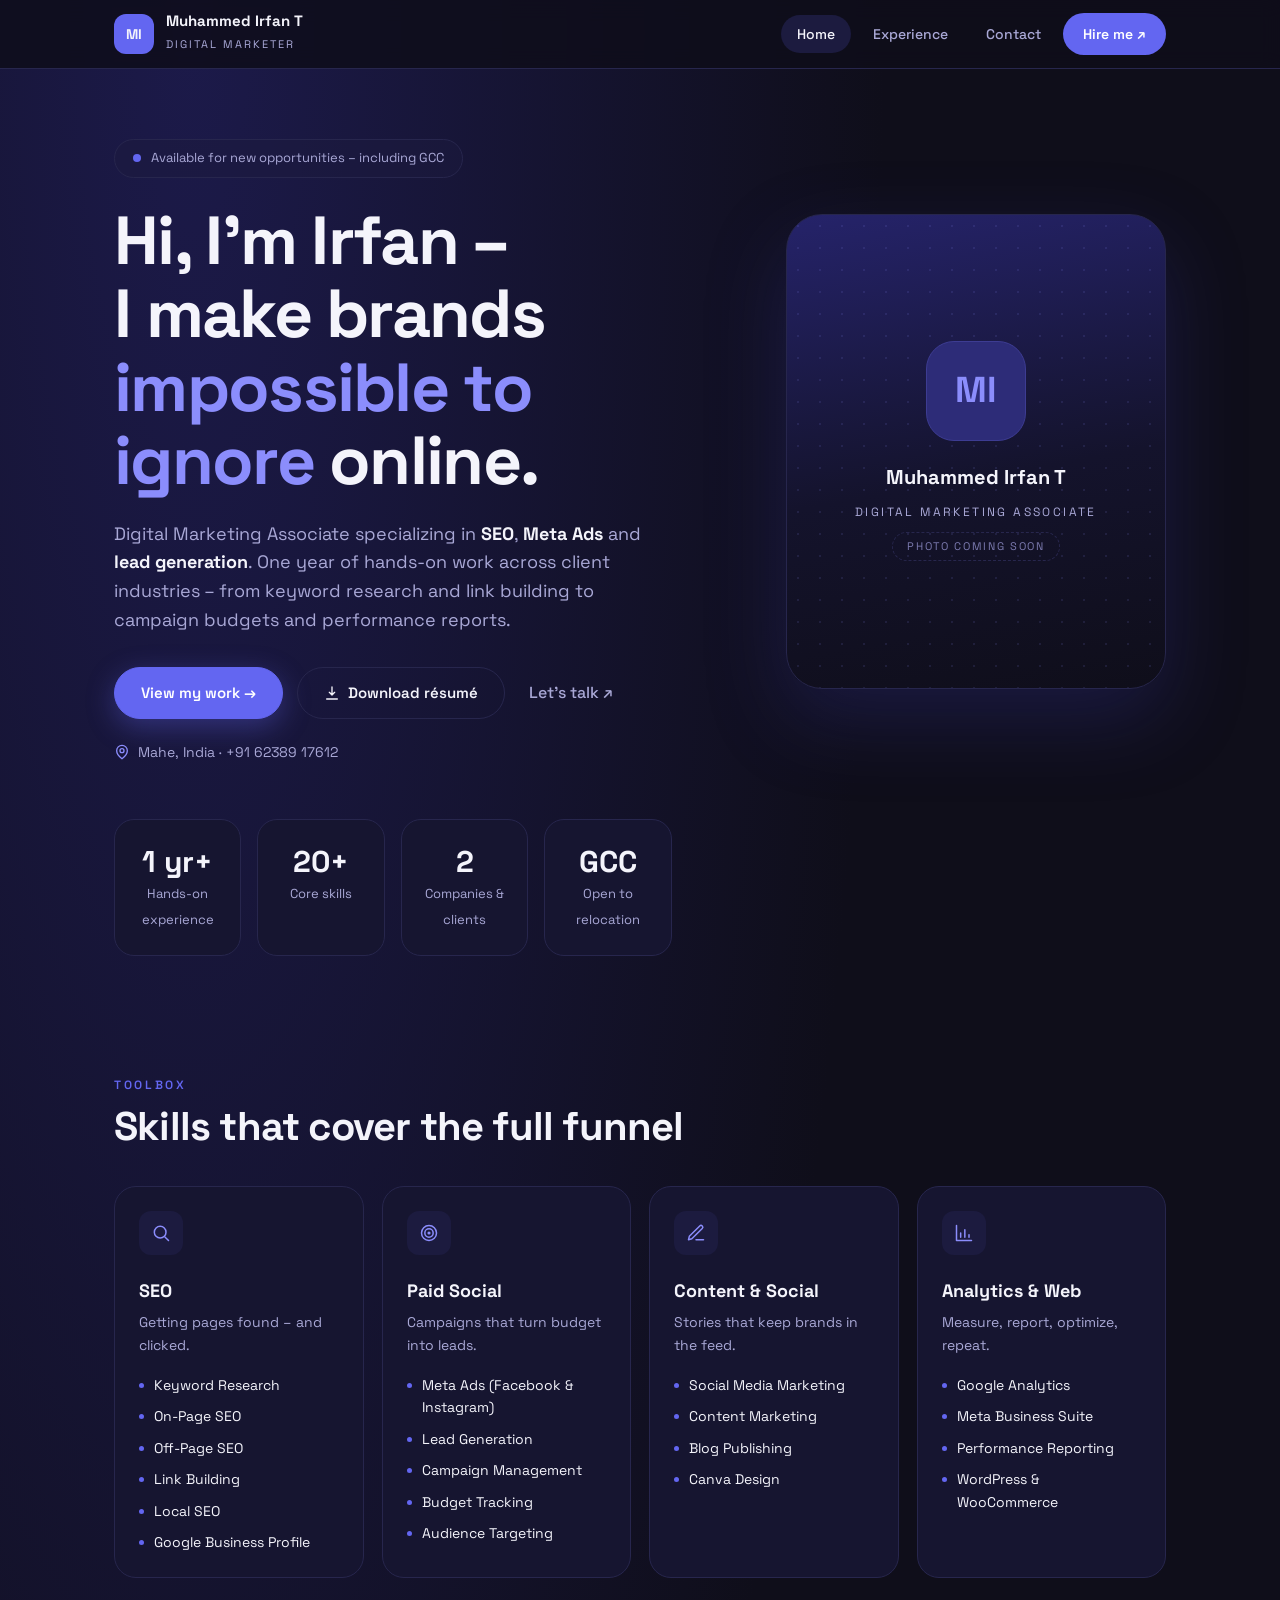
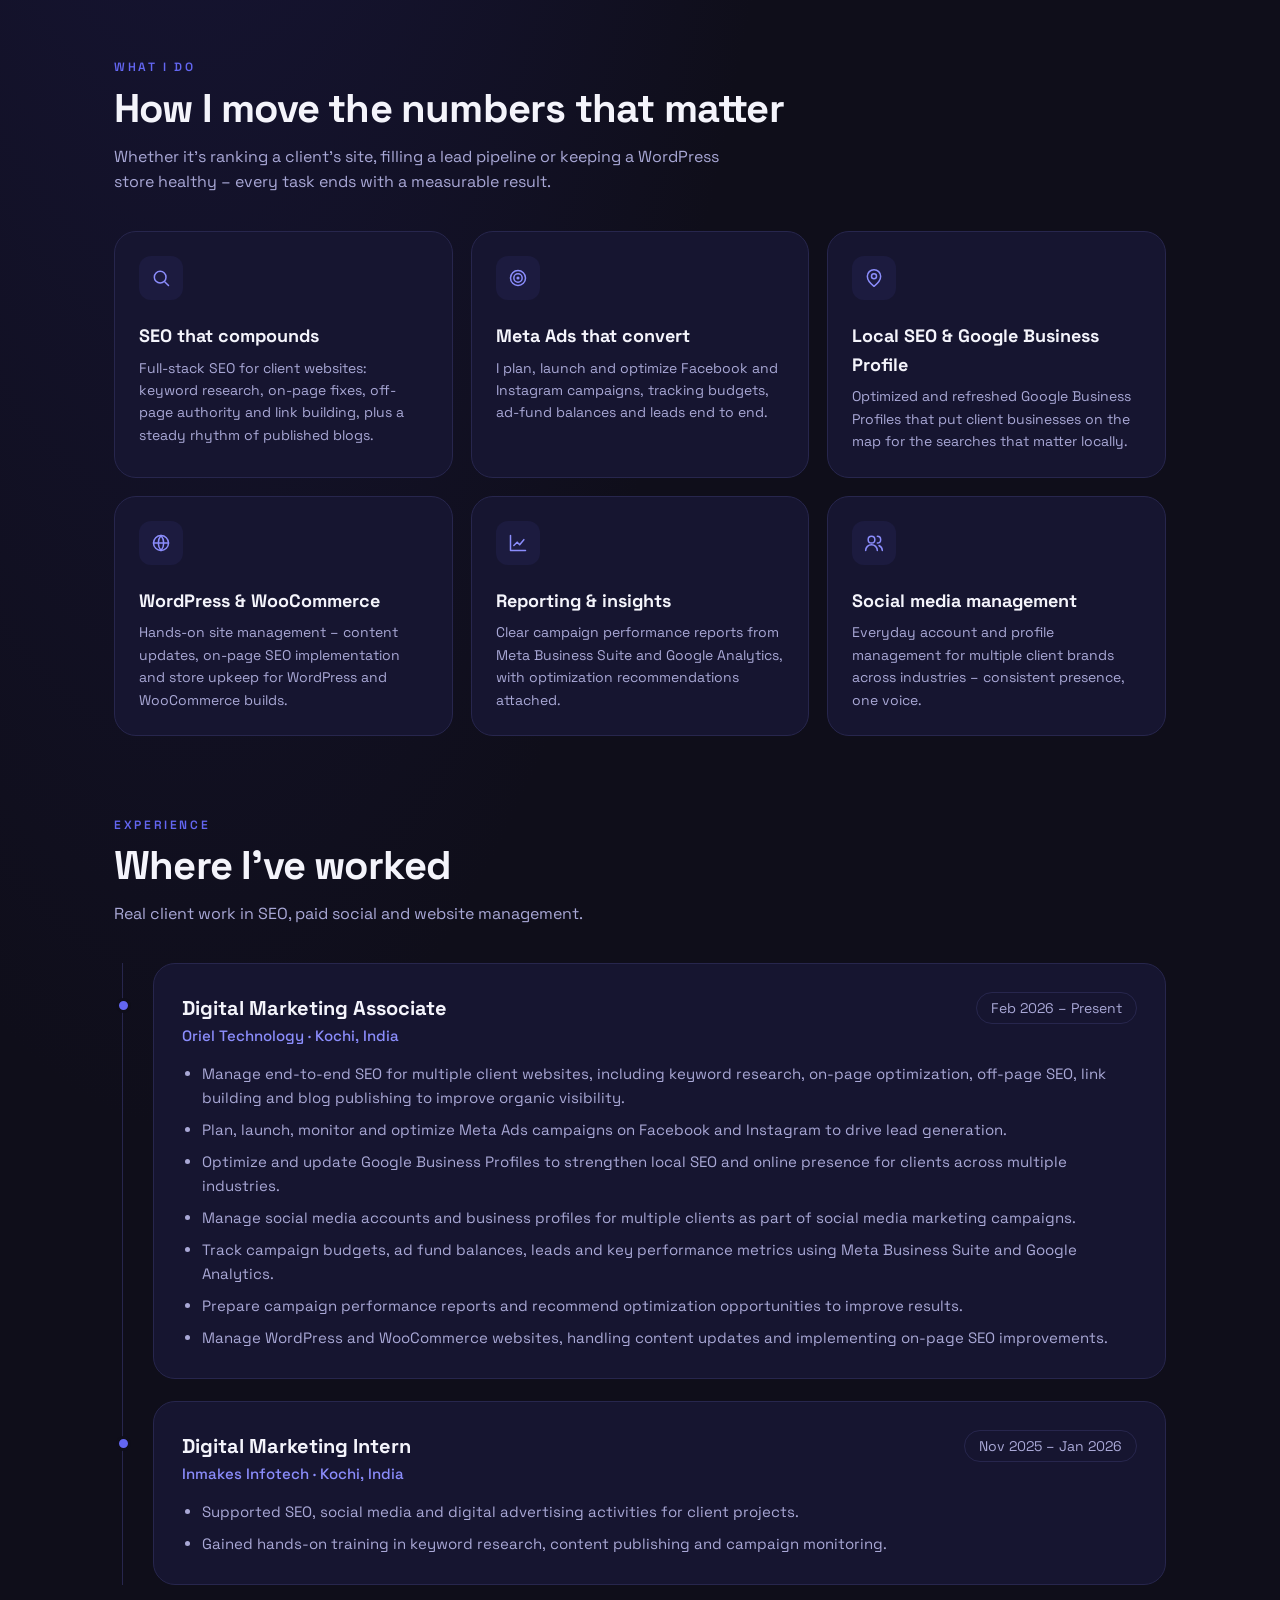
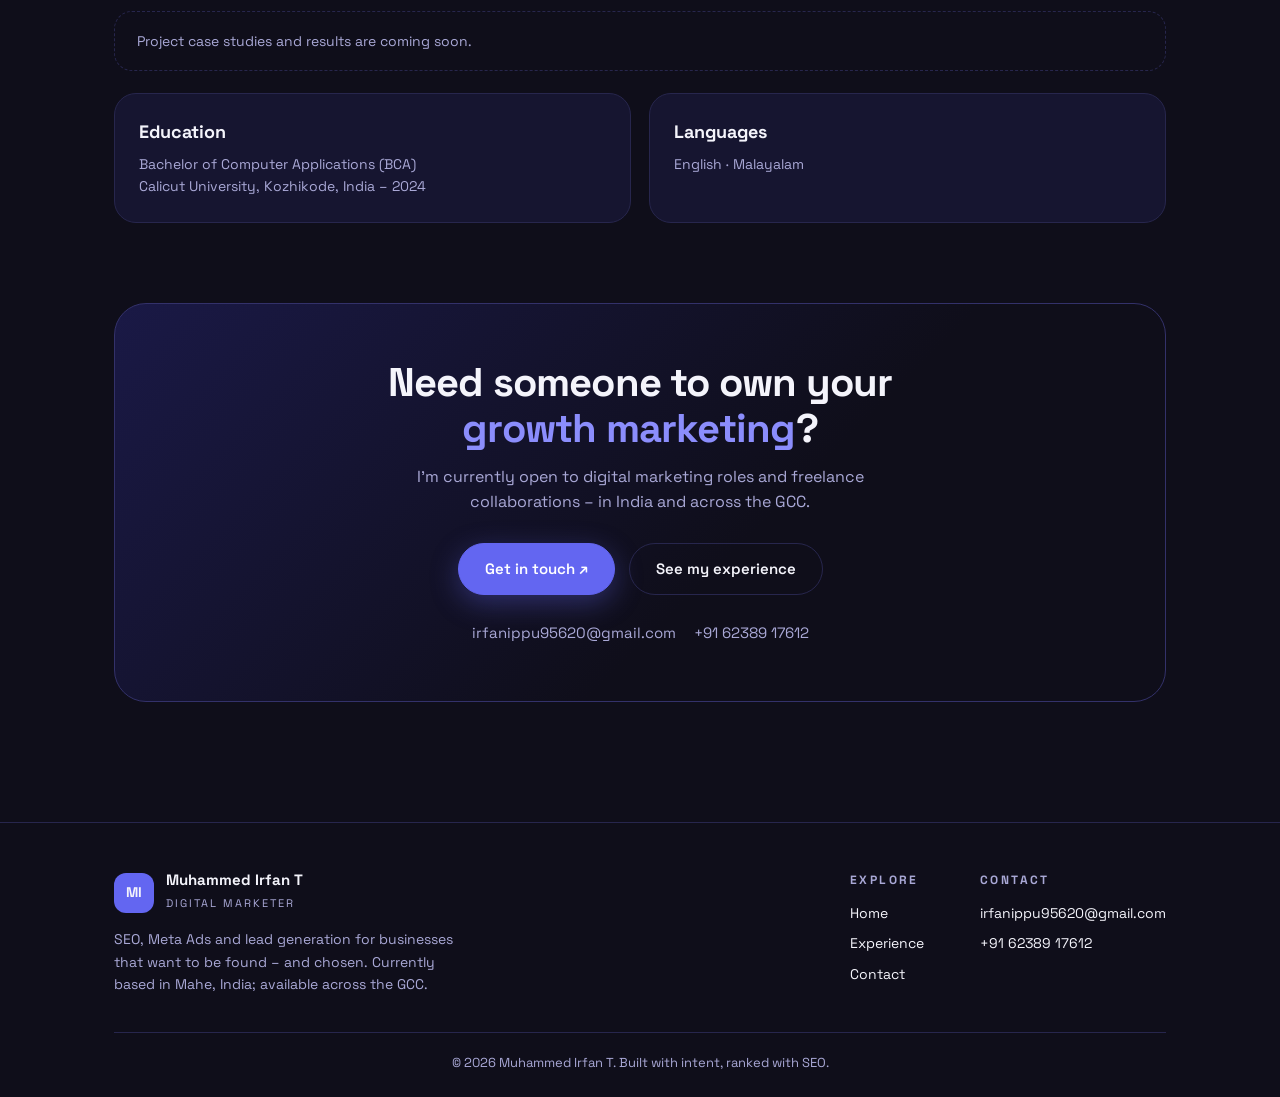
<file: index (2).html>
<!DOCTYPE html>
<html lang="en">
<head>
<meta charset="utf-8">
<meta name="viewport" content="width=device-width, initial-scale=1, viewport-fit=cover">
<title>Muhammed Irfan T – Digital Marketer</title>
<link rel="preconnect" href="https://fonts.googleapis.com">
<link rel="preconnect" href="https://fonts.gstatic.com" crossorigin>
<link href="https://fonts.googleapis.com/css2?family=Space+Grotesk:wght@400;500;600;700&display=swap" rel="stylesheet">
<style>
:root{--bg:#0f0e1a;--card:#161530;--card2:#1c1b3f;--line:#27264d;--text:#f4f4fb;--muted:#a9a8d6;--accent:#6366f1;--accent2:#8b8dfc;color-scheme:dark;
box-sizing:border-box;padding-top:env(safe-area-inset-top,0px);padding-bottom:env(safe-area-inset-bottom,0px)}
*,*::before,*::after{box-sizing:inherit}
html{scroll-behavior:smooth;scroll-padding-top:90px}
body{margin:0;background:var(--bg);color:var(--text);font-family:'Space Grotesk',system-ui,-apple-system,'Segoe UI',sans-serif;line-height:1.6;
background-image:radial-gradient(ellipse at 15% 0%,#1c1a4a 0%,transparent 45%)}
a{color:inherit;text-decoration:none}
a:focus-visible,button:focus-visible{outline:2px solid var(--accent2);outline-offset:3px}
.wrap{max-width:1100px;margin:0 auto;padding:0 24px}
header{position:sticky;top:env(safe-area-inset-top,0px);z-index:20;background:rgba(15,14,26,.85);backdrop-filter:blur(10px);border-bottom:1px solid var(--line)}
header .wrap{display:flex;align-items:center;justify-content:space-between;height:68px}
.brand{display:flex;align-items:center;gap:12px}
.logo{width:40px;height:40px;border-radius:12px;background:var(--accent);display:grid;place-items:center;font-weight:700;font-size:14px}
.brand b{display:block;font-size:15px;line-height:1.2}
.brand small{font-size:11px;letter-spacing:.18em;color:var(--muted);text-transform:uppercase}
nav{display:flex;align-items:center;gap:6px}
nav a{padding:8px 16px;border-radius:99px;font-size:14px;color:var(--muted);font-weight:500}
nav a:hover{color:var(--text)}
nav a.cur{background:var(--card2);color:var(--text)}
.btn{display:inline-flex;align-items:center;gap:8px;padding:13px 26px;border-radius:99px;font-weight:600;font-size:15px;border:1px solid var(--line);transition:transform .15s,background .15s}
.btn:hover{transform:translateY(-2px)}
.btn.p{background:var(--accent);border-color:var(--accent);color:#fff;box-shadow:0 8px 28px rgba(99,102,241,.35)}
nav a.hire{background:var(--accent);color:#fff;padding:10px 20px;font-weight:600}
.hero{padding:70px 0 40px}
.hero .wrap{display:grid;grid-template-columns:1.25fr 1fr;gap:48px;align-items:center}
.pill{display:inline-flex;align-items:center;gap:10px;border:1px solid var(--line);border-radius:99px;padding:8px 18px;font-size:13px;color:var(--muted);background:rgba(28,27,63,.5)}
.dot{width:8px;height:8px;border-radius:50%;background:var(--accent);box-shadow:0 0 0 0 rgba(99,102,241,.6);animation:pulse 2s infinite}
@keyframes pulse{70%{box-shadow:0 0 0 9px rgba(99,102,241,0)}100%{box-shadow:0 0 0 0 rgba(99,102,241,0)}}
h1{font-size:clamp(40px,6.2vw,68px);line-height:1.08;letter-spacing:-.025em;margin:26px 0 22px}
h1 span{color:var(--accent2)}
.lead{color:var(--muted);font-size:18px;max-width:560px}
.lead b{color:var(--text)}
.cta{display:flex;flex-wrap:wrap;align-items:center;gap:14px;margin:32px 0 22px}
.cta .ghost{color:var(--muted);padding:13px 10px;font-weight:500}
.loc{color:var(--muted);font-size:14px;display:flex;gap:8px;align-items:center}
.portrait{aspect-ratio:4/5;max-width:380px;margin-left:auto;width:100%;border-radius:36px;border:1px solid var(--line);background:linear-gradient(170deg,#25236a 0%,#14132c 55%,#0f0e1a 100%);display:flex;flex-direction:column;align-items:center;justify-content:center;text-align:center;gap:10px;box-shadow:0 30px 80px rgba(60,58,180,.25);background-image:radial-gradient(rgba(139,141,252,.12) 1px,transparent 1px),linear-gradient(170deg,#25236a 0%,#14132c 55%,#0f0e1a 100%);background-size:22px 22px,auto}
.portrait .big{width:100px;height:100px;border-radius:28px;background:#2d2c78;border:1px solid #3d3c92;display:grid;place-items:center;font-size:36px;font-weight:700;color:var(--accent2)}
.portrait h3{margin:10px 0 0;font-size:20px}
.portrait small{letter-spacing:.2em;font-size:12px;color:var(--muted);text-transform:uppercase}
.portrait em{font-style:normal;font-size:11px;letter-spacing:.15em;text-transform:uppercase;border:1px dashed var(--line);padding:5px 14px;border-radius:99px;color:#7c7bb0}
.stats{display:grid;grid-template-columns:repeat(4,1fr);gap:16px;margin-top:56px}
.stat{border:1px solid var(--line);background:var(--card);border-radius:20px;padding:24px 12px;text-align:center}
.stat b{display:block;font-size:30px;line-height:1.2}
.stat span{font-size:13px;color:var(--muted)}
section{padding:80px 0}
.eyebrow{font-size:12px;letter-spacing:.22em;color:var(--accent);font-weight:600;text-transform:uppercase}
h2{font-size:clamp(28px,4vw,40px);margin:8px 0 12px;letter-spacing:-.02em;line-height:1.15}
.sub{color:var(--muted);max-width:620px;margin:0 0 36px}
.grid4{display:grid;grid-template-columns:repeat(4,1fr);gap:18px}
.grid3{display:grid;grid-template-columns:repeat(3,1fr);gap:18px}
.card{border:1px solid var(--line);background:var(--card);border-radius:22px;padding:24px}
.ic{width:44px;height:44px;border-radius:12px;background:var(--card2);display:grid;place-items:center;margin-bottom:22px;color:var(--accent2)}
.ic svg{width:20px;height:20px;stroke:currentColor;fill:none;stroke-width:1.8;stroke-linecap:round;stroke-linejoin:round}
.card h3{margin:0 0 6px;font-size:18px}
.card p{margin:0;color:var(--muted);font-size:14px}
.card ul{list-style:none;padding:0;margin:18px 0 0;display:grid;gap:9px;font-size:14px}
.card li{display:flex;gap:10px;align-items:flex-start}
.card li::before{content:"";flex:none;width:5px;height:5px;border-radius:50%;background:var(--accent);margin-top:9px}
.tl{position:relative;display:grid;gap:22px;padding-left:30px;border-left:1px solid var(--line);margin-left:8px}
.job{position:relative;border:1px solid var(--line);background:var(--card);border-radius:22px;padding:28px}
.job::before{content:"";position:absolute;left:-38px;top:34px;width:15px;height:15px;border-radius:50%;background:var(--accent);border:3px solid var(--bg)}
.job header{all:unset;display:flex;flex-wrap:wrap;justify-content:space-between;gap:6px 16px;margin-bottom:14px}
.job h3{margin:0;font-size:20px}
.job .org{color:var(--accent2);font-weight:500;font-size:15px}
.job .when{color:var(--muted);font-size:14px;border:1px solid var(--line);border-radius:99px;padding:4px 14px;align-self:flex-start}
.job ul{margin:0;padding-left:20px;color:var(--muted);display:grid;gap:8px;font-size:15px}
.note{margin-top:26px;border:1px dashed var(--line);border-radius:18px;padding:18px 22px;color:var(--muted);font-size:14px}
.edu{display:grid;grid-template-columns:1fr 1fr;gap:18px;margin-top:22px}
.cb{border:1px solid #33316a;border-radius:32px;padding:56px 24px;text-align:center;background:linear-gradient(135deg,#1a1946 0%,#0f0e1a 60%)}
.cb h2{max-width:520px;margin:0 auto 12px}
.cb h2 span{color:var(--accent2)}
.cb p{color:var(--muted);max-width:480px;margin:0 auto 28px}
.cb .cta{justify-content:center;margin:0}
.cl{display:flex;flex-wrap:wrap;gap:18px;justify-content:center;margin-top:26px;color:var(--muted);font-size:15px}
.cl a:hover{color:var(--text)}
footer{border-top:1px solid var(--line);margin-top:40px;padding:48px 0 24px}
footer .top{display:flex;flex-wrap:wrap;justify-content:space-between;gap:32px}
footer p{color:var(--muted);font-size:14px;max-width:340px;margin:14px 0 0}
footer h4{margin:0 0 12px;font-size:12px;letter-spacing:.2em;text-transform:uppercase;color:var(--muted)}
footer .cols{display:flex;gap:56px;font-size:14px}
footer .cols a,footer .cols span{display:block;margin-bottom:8px;color:var(--text)}
.copy{text-align:center;color:var(--muted);font-size:13px;margin-top:36px;padding-top:20px;border-top:1px solid var(--line)}

.card,.stat,.job{transition:transform .25s ease,border-color .25s ease,background .25s ease,box-shadow .25s ease}
.ic{transition:background .25s ease,color .25s ease,transform .25s ease}
.btn.p:hover{background:#7679f5;box-shadow:0 12px 34px rgba(99,102,241,.5)}
.btn:not(.p):hover{border-color:var(--accent2);background:var(--card2)}
.ghost{transition:color .2s}.ghost:hover{color:var(--text)}
@media(hover:hover){
.card:hover,.stat:hover,.job:hover{transform:translateY(-6px);border-color:var(--accent);background:var(--card2);box-shadow:0 18px 44px rgba(99,102,241,.22)}
.card:hover .ic{background:var(--accent);color:#fff;transform:scale(1.08) rotate(-4deg)}
.portrait{transition:transform .3s ease,box-shadow .3s ease}
.portrait:hover{transform:translateY(-6px);box-shadow:0 36px 90px rgba(80,78,220,.4)}
}
@media(max-width:900px){.hero .wrap{grid-template-columns:1fr}.portrait{margin:0 auto;max-width:320px}.grid4{grid-template-columns:1fr 1fr}.grid3{grid-template-columns:1fr 1fr}.stats{grid-template-columns:1fr 1fr}}
@media(max-width:600px){nav a:not(.hire){display:none}.grid4,.grid3,.edu{grid-template-columns:1fr}.hero{padding-top:40px}.tl{padding-left:20px}.job::before{left:-28px}footer .cols{gap:32px}}
@media(prefers-reduced-motion:reduce){*{animation:none!important;transition:none!important;scroll-behavior:auto!important}}
</style>
</head>
<body>
<header><div class="wrap">
 <a class="brand" href="#home"><span class="logo">MI</span><span><b>Muhammed Irfan T</b><small>Digital Marketer</small></span></a>
 <nav aria-label="Main"><a class="cur" href="#home">Home</a><a href="#experience">Experience</a><a href="#contact">Contact</a><a class="hire" href="#contact">Hire me ↗</a></nav>
</div></header>

<main>
<section class="hero" id="home" style="padding-bottom:40px"><div class="wrap">
 <div>
  <span class="pill"><i class="dot"></i>Available for new opportunities – including GCC</span>
  <h1>Hi, I’m Irfan –<br>I make brands <span>impossible to ignore</span> online.</h1>
  <p class="lead">Digital Marketing Associate specializing in <b>SEO</b>, <b>Meta Ads</b> and <b>lead generation</b>. One year of hands-on work across client industries – from keyword research and link building to campaign budgets and performance reports.</p>
  <div class="cta">
   <a class="btn p" href="#experience">View my work →</a>
   <a class="btn" id="dl" href="resume.pdf" download="Muhammed_Irfan_T_Resume.pdf"><svg width="16" height="16" viewBox="0 0 24 24" fill="none" stroke="currentColor" stroke-width="2" stroke-linecap="round" stroke-linejoin="round"><path d="M12 3v12m0 0l-4-4m4 4l4-4M4 21h16"/></svg>Download résumé</a>
   <a class="ghost" href="#contact">Let’s talk ↗</a>
  </div>
  <div class="loc"><svg width="16" height="16" viewBox="0 0 24 24" fill="none" stroke="#8b8dfc" stroke-width="2"><path d="M20 10c0 6-8 12-8 12S4 16 4 10a8 8 0 0116 0z"/><circle cx="12" cy="10" r="3"/></svg>Mahe, India · +91 62389 17612</div>
 </div>
 <div class="portrait"><div class="big">MI</div><h3>Muhammed Irfan T</h3><small>Digital Marketing Associate</small><em>Photo coming soon</em></div>
</div>
<div class="wrap"><div class="stats">
 <div class="stat"><b>1 yr+</b><span>Hands-on experience</span></div>
 <div class="stat"><b>20+</b><span>Core skills</span></div>
 <div class="stat"><b>2</b><span>Companies &amp; clients</span></div>
 <div class="stat"><b>GCC</b><span>Open to relocation</span></div>
</div></div>
</section>

<section id="skills"><div class="wrap">
 <div class="eyebrow">Toolbox</div>
 <h2>Skills that cover the full funnel</h2>
 <p class="sub"></p>
 <div class="grid4">
  <div class="card"><div class="ic"><svg viewBox="0 0 24 24"><circle cx="11" cy="11" r="7"/><path d="M21 21l-4.3-4.3"/></svg></div><h3>SEO</h3><p>Getting pages found – and clicked.</p><ul><li>Keyword Research</li><li>On-Page SEO</li><li>Off-Page SEO</li><li>Link Building</li><li>Local SEO</li><li>Google Business Profile</li></ul></div>
  <div class="card"><div class="ic"><svg viewBox="0 0 24 24"><circle cx="12" cy="12" r="9"/><circle cx="12" cy="12" r="5"/><circle cx="12" cy="12" r="1"/></svg></div><h3>Paid Social</h3><p>Campaigns that turn budget into leads.</p><ul><li>Meta Ads (Facebook &amp; Instagram)</li><li>Lead Generation</li><li>Campaign Management</li><li>Budget Tracking</li><li>Audience Targeting</li></ul></div>
  <div class="card"><div class="ic"><svg viewBox="0 0 24 24"><path d="M12 20h9"/><path d="M16.5 3.5a2.1 2.1 0 013 3L7 19l-4 1 1-4z"/></svg></div><h3>Content &amp; Social</h3><p>Stories that keep brands in the feed.</p><ul><li>Social Media Marketing</li><li>Content Marketing</li><li>Blog Publishing</li><li>Canva Design</li></ul></div>
  <div class="card"><div class="ic"><svg viewBox="0 0 24 24"><path d="M3 3v18h18"/><path d="M8 17v-5M13 17V8M18 17v-3"/></svg></div><h3>Analytics &amp; Web</h3><p>Measure, report, optimize, repeat.</p><ul><li>Google Analytics</li><li>Meta Business Suite</li><li>Performance Reporting</li><li>WordPress &amp; WooCommerce</li></ul></div>
 </div>
</div></section>

<section id="services" style="padding-top:0"><div class="wrap">
 <div class="eyebrow">What I do</div>
 <h2>How I move the numbers that matter</h2>
 <p class="sub">Whether it’s ranking a client’s site, filling a lead pipeline or keeping a WordPress store healthy – every task ends with a measurable result.</p>
 <div class="grid3">
  <div class="card"><div class="ic"><svg viewBox="0 0 24 24"><circle cx="11" cy="11" r="7"/><path d="M21 21l-4.3-4.3"/></svg></div><h3>SEO that compounds</h3><p>Full-stack SEO for client websites: keyword research, on-page fixes, off-page authority and link building, plus a steady rhythm of published blogs.</p></div>
  <div class="card"><div class="ic"><svg viewBox="0 0 24 24"><circle cx="12" cy="12" r="9"/><circle cx="12" cy="12" r="5"/><circle cx="12" cy="12" r="1"/></svg></div><h3>Meta Ads that convert</h3><p>I plan, launch and optimize Facebook and Instagram campaigns, tracking budgets, ad-fund balances and leads end to end.</p></div>
  <div class="card"><div class="ic"><svg viewBox="0 0 24 24"><path d="M20 10c0 6-8 12-8 12S4 16 4 10a8 8 0 0116 0z"/><circle cx="12" cy="10" r="3"/></svg></div><h3>Local SEO &amp; Google Business Profile</h3><p>Optimized and refreshed Google Business Profiles that put client businesses on the map for the searches that matter locally.</p></div>
  <div class="card"><div class="ic"><svg viewBox="0 0 24 24"><circle cx="12" cy="12" r="9"/><path d="M3 12h18M12 3a14 14 0 010 18M12 3a14 14 0 000 18"/></svg></div><h3>WordPress &amp; WooCommerce</h3><p>Hands-on site management – content updates, on-page SEO implementation and store upkeep for WordPress and WooCommerce builds.</p></div>
  <div class="card"><div class="ic"><svg viewBox="0 0 24 24"><path d="M3 3v18h18"/><path d="M7 15l4-4 3 3 5-6"/></svg></div><h3>Reporting &amp; insights</h3><p>Clear campaign performance reports from Meta Business Suite and Google Analytics, with optimization recommendations attached.</p></div>
  <div class="card"><div class="ic"><svg viewBox="0 0 24 24"><circle cx="9" cy="8" r="4"/><path d="M2 21a7 7 0 0114 0M16 4a4 4 0 010 8M22 21a7 7 0 00-4-6"/></svg></div><h3>Social media management</h3><p>Everyday account and profile management for multiple client brands across industries – consistent presence, one voice.</p></div>
 </div>
</div></section>

<section id="experience" style="padding-top:0"><div class="wrap">
 <div class="eyebrow">Experience</div>
 <h2>Where I’ve worked</h2>
 <p class="sub">Real client work in SEO, paid social and website management.</p>
 <div class="tl">
  <article class="job">
   <header><div><h3>Digital Marketing Associate</h3><div class="org">Oriel Technology · Kochi, India</div></div><span class="when">Feb 2026 – Present</span></header>
   <ul>
    <li>Manage end-to-end SEO for multiple client websites, including keyword research, on-page optimization, off-page SEO, link building and blog publishing to improve organic visibility.</li>
    <li>Plan, launch, monitor and optimize Meta Ads campaigns on Facebook and Instagram to drive lead generation.</li>
    <li>Optimize and update Google Business Profiles to strengthen local SEO and online presence for clients across multiple industries.</li>
    <li>Manage social media accounts and business profiles for multiple clients as part of social media marketing campaigns.</li>
    <li>Track campaign budgets, ad fund balances, leads and key performance metrics using Meta Business Suite and Google Analytics.</li>
    <li>Prepare campaign performance reports and recommend optimization opportunities to improve results.</li>
    <li>Manage WordPress and WooCommerce websites, handling content updates and implementing on-page SEO improvements.</li>
   </ul>
  </article>
  <article class="job">
   <header><div><h3>Digital Marketing Intern</h3><div class="org">Inmakes Infotech · Kochi, India</div></div><span class="when">Nov 2025 – Jan 2026</span></header>
   <ul>
    <li>Supported SEO, social media and digital advertising activities for client projects.</li>
    <li>Gained hands-on training in keyword research, content publishing and campaign monitoring.</li>
   </ul>
  </article>
 </div>
 <div class="note">Project case studies and results are coming soon.</div>
 <div class="edu">
  <div class="card"><h3>Education</h3><p>Bachelor of Computer Applications (BCA)<br>Calicut University, Kozhikode, India – 2024</p></div>
  <div class="card"><h3>Languages</h3><p>English · Malayalam</p></div>
 </div>
</div></section>

<section id="contact" style="padding-top:0"><div class="wrap">
 <div class="cb">
  <h2>Need someone to own your <span>growth marketing</span>?</h2>
  <p>I’m currently open to digital marketing roles and freelance collaborations – in India and across the GCC.</p>
  <div class="cta"><a class="btn p" href="mailto:irfanippu95620@gmail.com">Get in touch ↗</a><a class="btn" href="#experience">See my experience</a></div>
  <div class="cl"><a href="mailto:irfanippu95620@gmail.com">irfanippu95620@gmail.com</a><a href="tel:+916238917612">+91 62389 17612</a></div>
 </div>
</div></section>
</main>

<footer><div class="wrap">
 <div class="top">
  <div><a class="brand" href="#home"><span class="logo">MI</span><span><b>Muhammed Irfan T</b><small>Digital Marketer</small></span></a>
  <p>SEO, Meta Ads and lead generation for businesses that want to be found – and chosen. Currently based in Mahe, India; available across the GCC.</p></div>
  <div class="cols">
   <div><h4>Explore</h4><a href="#home">Home</a><a href="#experience">Experience</a><a href="#contact">Contact</a></div>
   <div><h4>Contact</h4><a href="mailto:irfanippu95620@gmail.com">irfanippu95620@gmail.com</a><a href="tel:+916238917612">+91 62389 17612</a></div>
  </div>
 </div>
 <div class="copy">© 2026 Muhammed Irfan T. Built with intent, ranked with SEO.</div>
</div></footer>
</body>
</html>
</file>
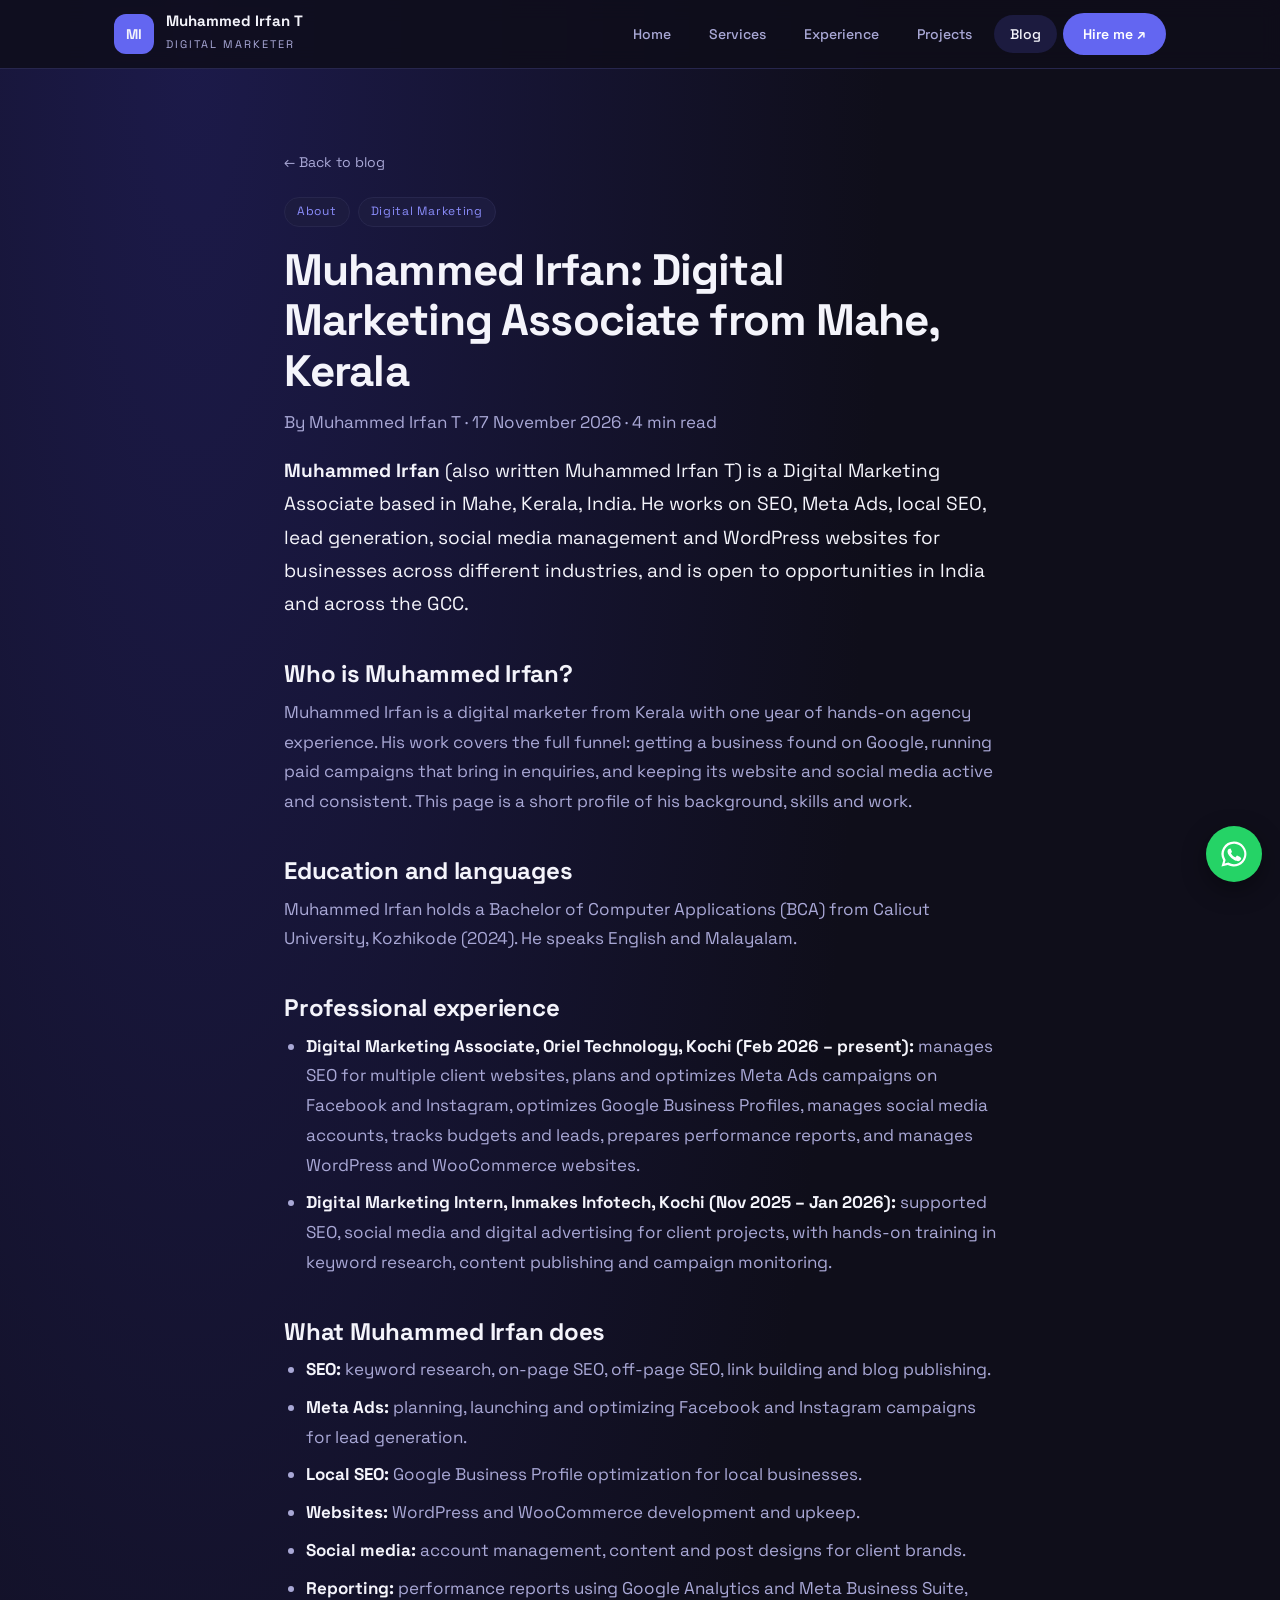
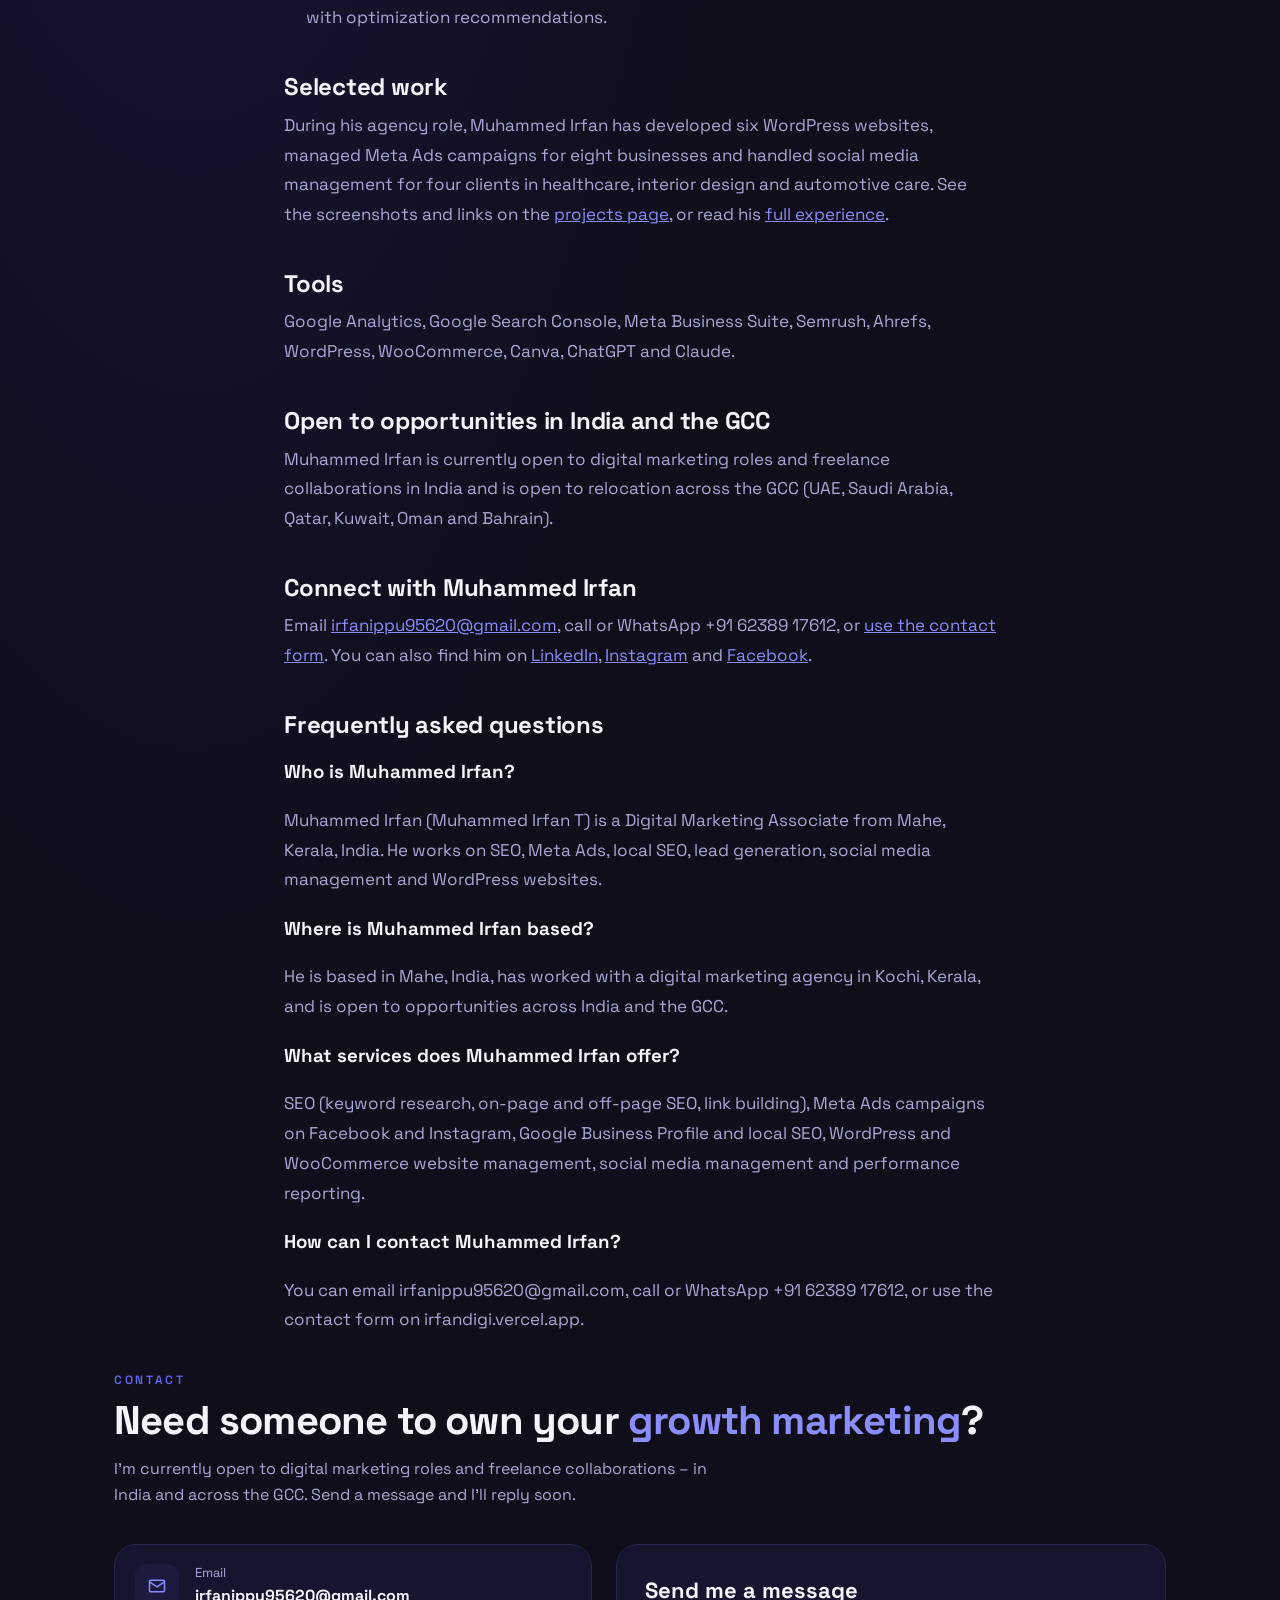
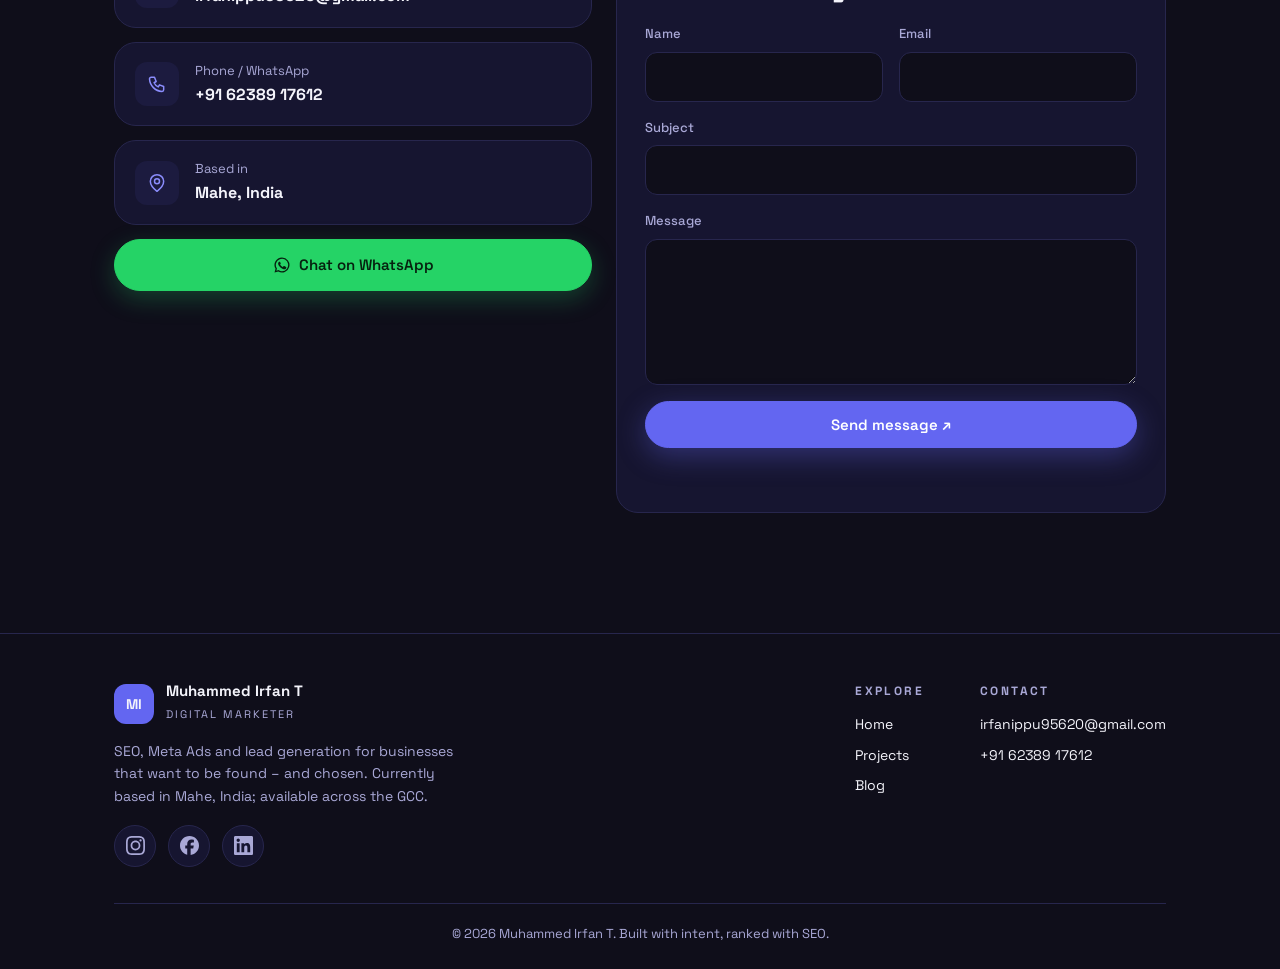
<file: muhammed-irfan-digital-marketing-associate-kerala.html>
<!DOCTYPE html>
<html lang="en">
<head>
  <meta charset="UTF-8">
  <meta name="viewport" content="width=device-width, initial-scale=1, viewport-fit=cover">

  <!-- Primary SEO -->
  <title>Muhammed Irfan – Digital Marketing Associate in Kerala | About &amp; Work</title>

  <meta name="description" content="Muhammed Irfan is a Digital Marketing Associate from Mahe, Kerala specialising in SEO, Meta Ads, WordPress and social media. Read about his work and skills.">

  <meta name="author" content="Muhammed Irfan T">
  <meta name="robots" content="index, follow">

  <!-- Canonical -->
  <link rel="canonical" href="https://irfandigi.vercel.app/muhammed-irfan-digital-marketing-associate-kerala">

  <!-- Favicon -->
  <link rel="icon" type="image/svg+xml" href="data:image/svg+xml,%3Csvg xmlns='http://www.w3.org/2000/svg' viewBox='0 0 64 64'%3E%3Crect width='64' height='64' rx='16' fill='%236366f1'/%3E%3Ctext x='32' y='43' font-family='Arial,Helvetica,sans-serif' font-size='28' font-weight='700' fill='%23fff' text-anchor='middle'%3EMI%3C/text%3E%3C/svg%3E">

  <!-- Open Graph -->
  <meta property="og:type" content="article">
  <meta property="og:site_name" content="Muhammed Irfan Portfolio">
  <meta property="og:title" content="Muhammed Irfan: Digital Marketing Associate from Mahe, Kerala">
  <meta property="og:description" content="Muhammed Irfan is a Digital Marketing Associate from Mahe, Kerala specialising in SEO, Meta Ads, WordPress and social media. Read about his work and skills.">
  <meta property="og:url" content="https://irfandigi.vercel.app/muhammed-irfan-digital-marketing-associate-kerala">
  <meta property="og:image" content="https://irfandigi.vercel.app/images/og-image.jpg">

  <!-- Twitter -->
  <meta name="twitter:card" content="summary_large_image">
  <meta name="twitter:title" content="Muhammed Irfan: Digital Marketing Associate from Mahe, Kerala">
  <meta name="twitter:description" content="Muhammed Irfan is a Digital Marketing Associate from Mahe, Kerala specialising in SEO, Meta Ads, WordPress and social media. Read about his work and skills.">
  <meta name="twitter:image" content="https://irfandigi.vercel.app/images/og-image.jpg">

  <!-- Google Fonts -->
  <link rel="preconnect" href="https://fonts.googleapis.com">
  <link rel="preconnect" href="https://fonts.gstatic.com" crossorigin>
  <link href="https://fonts.googleapis.com/css2?family=Space+Grotesk:wght@400;500;600;700&display=swap" rel="stylesheet">

  <!-- CSS -->
  <link rel="stylesheet" href="style.css">

  <script type="application/ld+json">
  {"@context": "https://schema.org", "@graph": [{"@type": "Person", "@id": "https://irfandigi.vercel.app/#person", "name": "Muhammed Irfan", "alternateName": ["Muhammed Irfan T", "Irfan"], "url": "https://irfandigi.vercel.app/", "jobTitle": "Digital Marketing Associate", "address": {"@type": "PostalAddress", "addressLocality": "Mahe", "addressRegion": "Kerala", "addressCountry": "IN"}, "alumniOf": {"@type": "CollegeOrUniversity", "name": "Calicut University"}, "sameAs": ["https://www.instagram.com/irfaanmohmdd/", "https://www.facebook.com/irfan.t.7127", "https://www.linkedin.com/in/muhammed-irfan-t-b0ba302bb/"]}, {"@type": "BlogPosting", "headline": "Muhammed Irfan: Digital Marketing Associate from Mahe, Kerala", "description": "Muhammed Irfan is a Digital Marketing Associate from Mahe, Kerala specialising in SEO, Meta Ads, WordPress and social media. Read about his work and skills.", "datePublished": "2026-11-17", "author": {"@id": "https://irfandigi.vercel.app/#person"}, "about": {"@id": "https://irfandigi.vercel.app/#person"}, "image": "https://irfandigi.vercel.app/images/og-image.jpg", "mainEntityOfPage": "https://irfandigi.vercel.app/muhammed-irfan-digital-marketing-associate-kerala"}, {"@type": "FAQPage", "mainEntity": [{"@type": "Question", "name": "Who is Muhammed Irfan?", "acceptedAnswer": {"@type": "Answer", "text": "Muhammed Irfan (Muhammed Irfan T) is a Digital Marketing Associate from Mahe, Kerala, India. He works on SEO, Meta Ads, local SEO, lead generation, social media management and WordPress websites."}}, {"@type": "Question", "name": "Where is Muhammed Irfan based?", "acceptedAnswer": {"@type": "Answer", "text": "He is based in Mahe, India, has worked with a digital marketing agency in Kochi, Kerala, and is open to opportunities across India and the GCC."}}, {"@type": "Question", "name": "What services does Muhammed Irfan offer?", "acceptedAnswer": {"@type": "Answer", "text": "SEO (keyword research, on-page and off-page SEO, link building), Meta Ads campaigns on Facebook and Instagram, Google Business Profile and local SEO, WordPress and WooCommerce website management, social media management and performance reporting."}}, {"@type": "Question", "name": "How can I contact Muhammed Irfan?", "acceptedAnswer": {"@type": "Answer", "text": "You can email irfanippu95620@gmail.com, call or WhatsApp +91 62389 17612, or use the contact form on irfandigi.vercel.app."}}]}]}
  </script>
</head>
<body>
<header><div class="wrap">
 <a class="brand" href="index.html"><span class="logo">MI</span><span><b>Muhammed Irfan T</b><small>Digital Marketer</small></span></a>
 <nav aria-label="Main" class="pnav" id="mnav"><a href="index.html#home">Home</a><a href="index.html#services">Services</a><a href="index.html#experience">Experience</a><a href="projects.html">Projects</a><a class="cur" aria-current="page" href="blog.html">Blog</a><a class="hire" href="#contact">Hire me ↗</a></nav>
 <button class="burger" type="button" aria-label="Open menu" aria-expanded="false" aria-controls="mnav"><span></span></button>
</div></header>
<main>
<section style="padding-bottom:20px"><div class="wrap art-wrap">
 <a class="art-back" href="blog.html">← Back to blog</a>
 <article class="article">
  <div class="tags"><span class="tag">About</span><span class="tag">Digital Marketing</span></div>
  <h1>Muhammed Irfan: Digital Marketing Associate from Mahe, Kerala</h1>
  <p class="art-meta">By Muhammed Irfan T · 17 November 2026 · 4 min read</p>
  <p class="art-lead"><strong>Muhammed Irfan</strong> (also written Muhammed Irfan T) is a Digital Marketing Associate based in Mahe, Kerala, India. He works on SEO, Meta Ads, local SEO, lead generation, social media management and WordPress websites for businesses across different industries, and is open to opportunities in India and across the GCC.</p>

  <h2>Who is Muhammed Irfan?</h2>
  <p>Muhammed Irfan is a digital marketer from Kerala with one year of hands-on agency experience. His work covers the full funnel: getting a business found on Google, running paid campaigns that bring in enquiries, and keeping its website and social media active and consistent. This page is a short profile of his background, skills and work.</p>

  <h2>Education and languages</h2>
  <p>Muhammed Irfan holds a Bachelor of Computer Applications (BCA) from Calicut University, Kozhikode (2024). He speaks English and Malayalam.</p>

  <h2>Professional experience</h2>
  <ul>
   <li><strong>Digital Marketing Associate, Oriel Technology, Kochi (Feb 2026 – present):</strong> manages SEO for multiple client websites, plans and optimizes Meta Ads campaigns on Facebook and Instagram, optimizes Google Business Profiles, manages social media accounts, tracks budgets and leads, prepares performance reports, and manages WordPress and WooCommerce websites.</li>
   <li><strong>Digital Marketing Intern, Inmakes Infotech, Kochi (Nov 2025 – Jan 2026):</strong> supported SEO, social media and digital advertising for client projects, with hands-on training in keyword research, content publishing and campaign monitoring.</li>
  </ul>

  <h2>What Muhammed Irfan does</h2>
  <ul>
   <li><strong>SEO:</strong> keyword research, on-page SEO, off-page SEO, link building and blog publishing.</li>
   <li><strong>Meta Ads:</strong> planning, launching and optimizing Facebook and Instagram campaigns for lead generation.</li>
   <li><strong>Local SEO:</strong> Google Business Profile optimization for local businesses.</li>
   <li><strong>Websites:</strong> WordPress and WooCommerce development and upkeep.</li>
   <li><strong>Social media:</strong> account management, content and post designs for client brands.</li>
   <li><strong>Reporting:</strong> performance reports using Google Analytics and Meta Business Suite, with optimization recommendations.</li>
  </ul>

  <h2>Selected work</h2>
  <p>During his agency role, Muhammed Irfan has developed six WordPress websites, managed Meta Ads campaigns for eight businesses and handled social media management for four clients in healthcare, interior design and automotive care. See the screenshots and links on the <a href="projects.html">projects page</a>, or read his <a href="index.html#experience">full experience</a>.</p>

  <h2>Tools</h2>
  <p>Google Analytics, Google Search Console, Meta Business Suite, Semrush, Ahrefs, WordPress, WooCommerce, Canva, ChatGPT and Claude.</p>

  <h2>Open to opportunities in India and the GCC</h2>
  <p>Muhammed Irfan is currently open to digital marketing roles and freelance collaborations in India and is open to relocation across the GCC (UAE, Saudi Arabia, Qatar, Kuwait, Oman and Bahrain).</p>

  <h2>Connect with Muhammed Irfan</h2>
  <p>Email <a href="mailto:irfanippu95620@gmail.com">irfanippu95620@gmail.com</a>, call or WhatsApp +91 62389 17612, or <a href="index.html#contact">use the contact form</a>. You can also find him on <a href="https://www.linkedin.com/in/muhammed-irfan-t-b0ba302bb/" rel="me noopener" target="_blank">LinkedIn</a>, <a href="https://www.instagram.com/irfaanmohmdd/" rel="me noopener" target="_blank">Instagram</a> and <a href="https://www.facebook.com/irfan.t.7127" rel="me noopener" target="_blank">Facebook</a>.</p>

  <h2>Frequently asked questions</h2>
  <h3>Who is Muhammed Irfan?</h3><p>Muhammed Irfan (Muhammed Irfan T) is a Digital Marketing Associate from Mahe, Kerala, India. He works on SEO, Meta Ads, local SEO, lead generation, social media management and WordPress websites.</p><h3>Where is Muhammed Irfan based?</h3><p>He is based in Mahe, India, has worked with a digital marketing agency in Kochi, Kerala, and is open to opportunities across India and the GCC.</p><h3>What services does Muhammed Irfan offer?</h3><p>SEO (keyword research, on-page and off-page SEO, link building), Meta Ads campaigns on Facebook and Instagram, Google Business Profile and local SEO, WordPress and WooCommerce website management, social media management and performance reporting.</p><h3>How can I contact Muhammed Irfan?</h3><p>You can email irfanippu95620@gmail.com, call or WhatsApp +91 62389 17612, or use the contact form on irfandigi.vercel.app.</p>
 </article>
</div></section>
<section id="contact" style="padding-top:0"><div class="wrap">
 <div class="eyebrow">Contact</div>
 <h2>Need someone to own your <span style="color:var(--accent2)">growth marketing</span>?</h2>
 <p class="sub">I’m currently open to digital marketing roles and freelance collaborations – in India and across the GCC. Send a message and I’ll reply soon.</p>
 <div class="contact">
  <div class="cinfo">
   <a class="card ci" href="mailto:irfanippu95620@gmail.com"><span class="ic"><svg viewBox="0 0 24 24"><rect x="3" y="5" width="18" height="14" rx="2"/><path d="M3 7l9 6 9-6"/></svg></span><span><small>Email</small><b>irfanippu95620@gmail.com</b></span></a>
   <a class="card ci" href="tel:+916238917612"><span class="ic"><svg viewBox="0 0 24 24"><path d="M5 4h4l2 5-2.5 1.5a11 11 0 005 5L15 13l5 2v4a2 2 0 01-2 2A16 16 0 013 6a2 2 0 012-2z"/></svg></span><span><small>Phone / WhatsApp</small><b>+91 62389 17612</b></span></a>
   <div class="card ci"><span class="ic"><svg viewBox="0 0 24 24"><path d="M20 10c0 6-8 12-8 12S4 16 4 10a8 8 0 0116 0z"/><circle cx="12" cy="10" r="3"/></svg></span><span><small>Based in</small><b>Mahe, India</b></span></div>
   <a class="btn wa" href="https://wa.me/916238917612?text=Hi%20Irfan%2C%20I%20saw%20your%20portfolio%20and%20would%20like%20to%20talk." target="_blank" rel="noopener"><svg width="18" height="18" viewBox="0 0 24 24" fill="currentColor"><path d="M12 2a10 10 0 00-8.6 15.1L2 22l5-1.3A10 10 0 1012 2zm0 18.2a8.2 8.2 0 01-4.2-1.2l-.3-.2-3 .8.8-2.9-.2-.3A8.2 8.2 0 1112 20.2zm4.5-6.1c-.2-.1-1.5-.7-1.7-.8s-.4-.1-.6.1-.7.8-.8 1-.3.2-.5.1a6.7 6.7 0 01-3.3-2.9c-.2-.4.2-.4.7-1.3.1-.1 0-.3 0-.4l-.8-1.8c-.2-.5-.4-.4-.6-.4h-.5a1 1 0 00-.7.3 3 3 0 00-.9 2.2 5.3 5.3 0 001.1 2.8 12 12 0 004.6 4c1.7.7 2.4.8 3.2.7a2.7 2.7 0 001.8-1.3 2.2 2.2 0 00.2-1.3c-.1-.1-.3-.2-.5-.3z"/></svg>Chat on WhatsApp</a>
  </div>
  <form class="card cform" id="cform">
   <h3>Send me a message</h3>
   <div class="row2">
    <label>Name<input name="name" type="text" autocomplete="name" required></label>
    <label>Email<input name="email" type="email" autocomplete="email" required></label>
   </div>
   <label>Subject<input name="subject" type="text" required></label>
   <label>Message<textarea name="message" rows="5" required></textarea></label>
   <input type="text" name="_honey" tabindex="-1" autocomplete="off" aria-hidden="true" style="position:absolute;left:-9999px">
   <button class="btn p" type="submit">Send message ↗</button>
   <p class="fstatus" role="status" aria-live="polite"></p>
  </form>
 </div>
</div></section>
</main>
<footer><div class="wrap">
 <div class="top">
  <div><a class="brand" href="index.html"><span class="logo">MI</span><span><b>Muhammed Irfan T</b><small>Digital Marketer</small></span></a>
  <p>SEO, Meta Ads and lead generation for businesses that want to be found – and chosen. Currently based in Mahe, India; available across the GCC.</p>
  <div class="soc" id="soc"></div></div>
  <div class="cols">
   <div><h4>Explore</h4><a href="index.html">Home</a><a href="projects.html">Projects</a><a href="blog.html">Blog</a></div>
   <div><h4>Contact</h4><a href="mailto:irfanippu95620@gmail.com">irfanippu95620@gmail.com</a><a href="tel:+916238917612">+91 62389 17612</a></div>
  </div>
 </div>
 <div class="copy">© 2026 Muhammed Irfan T. Built with intent, ranked with SEO.</div>
</div></footer>
<a class="wafab" href="https://wa.me/916238917612?text=Hi%20Irfan%2C%20I%20saw%20your%20portfolio%20and%20would%20like%20to%20talk." target="_blank" rel="noopener" aria-label="Chat on WhatsApp"><svg viewBox="0 0 24 24" fill="currentColor"><path d="M12 2a10 10 0 00-8.6 15.1L2 22l5-1.3A10 10 0 1012 2zm0 18.2a8.2 8.2 0 01-4.2-1.2l-.3-.2-3 .8.8-2.9-.2-.3A8.2 8.2 0 1112 20.2zm4.5-6.1c-.2-.1-1.5-.7-1.7-.8s-.4-.1-.6.1-.7.8-.8 1-.3.2-.5.1a6.7 6.7 0 01-3.3-2.9c-.2-.4.2-.4.7-1.3.1-.1 0-.3 0-.4l-.8-1.8c-.2-.5-.4-.4-.6-.4h-.5a1 1 0 00-.7.3 3 3 0 00-.9 2.2 5.3 5.3 0 001.1 2.8 12 12 0 004.6 4c1.7.7 2.4.8 3.2.7a2.7 2.7 0 001.8-1.3 2.2 2.2 0 00.2-1.3c-.1-.1-.3-.2-.5-.3z"/></svg></a>

<script>
/* Contact form key: paste your Web3Forms access key between the quotes (same key in all 3 pages) */
var ACCESS_KEY = "PASTE_YOUR_ACCESS_KEY_HERE";

(function () {
  var f = document.getElementById("cform");
  if (!f) return;
  var st = f.querySelector(".fstatus"), btn = f.querySelector("button");

  function fallback(d) {
    var m = "mailto:irfanippu95620@gmail.com?subject=" + encodeURIComponent(d.subject) +
      "&body=" + encodeURIComponent(d.message + "\n\n– " + d.name + " (" + d.email + ")");
    st.className = "fstatus err";
    st.innerHTML = "Couldn’t send right now. Please <a href=\"" + m + "\">email me directly</a> or use WhatsApp.";
  }

  f.addEventListener("submit", function (e) {
    e.preventDefault();
    if (f.elements._honey.value) return;
    var d = {
      name: f.elements.name.value,
      email: f.elements.email.value,
      subject: f.elements.subject.value,
      message: f.elements.message.value
    };
    if (!ACCESS_KEY || ACCESS_KEY.indexOf("PASTE") === 0) { fallback(d); return; }
    btn.disabled = true; btn.textContent = "Sending…"; st.className = "fstatus"; st.textContent = "";
    fetch("https://api.web3forms.com/submit", {
      method: "POST",
      headers: { "Content-Type": "application/json", Accept: "application/json" },
      body: JSON.stringify({
        access_key: ACCESS_KEY,
        from_name: "Portfolio website",
        subject: "Portfolio enquiry: " + d.subject,
        name: d.name, email: d.email, message: d.message
      })
    })
      .then(function (r) { return r.json(); })
      .then(function (j) {
        if (j.success === true || j.success === "true") {
          st.className = "fstatus ok";
          st.textContent = "Thank you! Your message has been sent. I’ll reply soon.";
          f.reset();
        } else { throw new Error(j.message || "fail"); }
      })
      .catch(function () { fallback(d); })
      .finally(function () { btn.disabled = false; btn.textContent = "Send message ↗"; });
  });
})();
</script>
<script>
(function(){var b=document.querySelector(".burger"),n=document.getElementById("mnav");if(!b||!n)return;
function set(o){n.classList.toggle("open",o);b.setAttribute("aria-expanded",o?"true":"false");b.setAttribute("aria-label",o?"Close menu":"Open menu")}
b.addEventListener("click",function(){set(!n.classList.contains("open"))});
n.addEventListener("click",function(e){if(e.target.closest("a"))set(false)});
document.addEventListener("click",function(e){if(!e.target.closest("header"))set(false)});
document.addEventListener("keydown",function(e){if(e.key==="Escape")set(false)});
window.addEventListener("resize",function(){if(window.innerWidth>760)set(false)});
})();
</script>
<script>
/* Social links: paste your profile URLs between the quotes. An icon appears only when its link is filled in. */
var SOCIAL={instagram:"https://www.instagram.com/irfaanmohmdd/",facebook:"https://www.facebook.com/irfan.t.7127",linkedin:"https://www.linkedin.com/in/muhammed-irfan-t-b0ba302bb/"};
(function(){var P={"instagram": "M7.0301.084c-1.2768.0602-2.1487.264-2.911.5634-.7888.3075-1.4575.72-2.1228 1.3877-.6652.6677-1.075 1.3368-1.3802 2.127-.2954.7638-.4956 1.6365-.552 2.914-.0564 1.2775-.0689 1.6882-.0626 4.947.0062 3.2586.0206 3.6671.0825 4.9473.061 1.2765.264 2.1482.5635 2.9107.308.7889.72 1.4573 1.388 2.1228.6679.6655 1.3365 1.0743 2.1285 1.38.7632.295 1.6361.4961 2.9134.552 1.2773.056 1.6884.069 4.9462.0627 3.2578-.0062 3.668-.0207 4.9478-.0814 1.28-.0607 2.147-.2652 2.9098-.5633.7889-.3086 1.4578-.72 2.1228-1.3881.665-.6682 1.0745-1.3378 1.3795-2.1284.2957-.7632.4966-1.636.552-2.9124.056-1.2809.0692-1.6898.063-4.948-.0063-3.2583-.021-3.6668-.0817-4.9465-.0607-1.2797-.264-2.1487-.5633-2.9117-.3084-.7889-.72-1.4568-1.3876-2.1228C21.2982 1.33 20.628.9208 19.8378.6165 19.074.321 18.2017.1197 16.9244.0645 15.6471.0093 15.236-.005 11.977.0014 8.718.0076 8.31.0215 7.0301.0839m.1402 21.6932c-1.17-.0509-1.8053-.2453-2.2287-.408-.5606-.216-.96-.4771-1.3819-.895-.422-.4178-.6811-.8186-.9-1.378-.1644-.4234-.3624-1.058-.4171-2.228-.0595-1.2645-.072-1.6442-.079-4.848-.007-3.2037.0053-3.583.0607-4.848.05-1.169.2456-1.805.408-2.2282.216-.5613.4762-.96.895-1.3816.4188-.4217.8184-.6814 1.3783-.9003.423-.1651 1.0575-.3614 2.227-.4171 1.2655-.06 1.6447-.072 4.848-.079 3.2033-.007 3.5835.005 4.8495.0608 1.169.0508 1.8053.2445 2.228.408.5608.216.96.4754 1.3816.895.4217.4194.6816.8176.9005 1.3787.1653.4217.3617 1.056.4169 2.2263.0602 1.2655.0739 1.645.0796 4.848.0058 3.203-.0055 3.5834-.061 4.848-.051 1.17-.245 1.8055-.408 2.2294-.216.5604-.4763.96-.8954 1.3814-.419.4215-.8181.6811-1.3783.9-.4224.1649-1.0577.3617-2.2262.4174-1.2656.0595-1.6448.072-4.8493.079-3.2045.007-3.5825-.006-4.848-.0608M16.953 5.5864A1.44 1.44 0 1 0 18.39 4.144a1.44 1.44 0 0 0-1.437 1.4424M5.8385 12.012c.0067 3.4032 2.7706 6.1557 6.173 6.1493 3.4026-.0065 6.157-2.7701 6.1506-6.1733-.0065-3.4032-2.771-6.1565-6.174-6.1498-3.403.0067-6.156 2.771-6.1496 6.1738M8 12.0077a4 4 0 1 1 4.008 3.9921A3.9996 3.9996 0 0 1 8 12.0077", "facebook": "M9.101 23.691v-7.98H6.627v-3.667h2.474v-1.58c0-4.085 1.848-5.978 5.858-5.978.401 0 .955.042 1.468.103a8.68 8.68 0 0 1 1.141.195v3.325a8.623 8.623 0 0 0-.653-.036 26.805 26.805 0 0 0-.733-.009c-.707 0-1.259.096-1.675.309a1.686 1.686 0 0 0-.679.622c-.258.42-.374.995-.374 1.752v1.297h3.919l-.386 2.103-.287 1.564h-3.246v8.245C19.396 23.238 24 18.179 24 12.044c0-6.627-5.373-12-12-12s-12 5.373-12 12c0 5.628 3.874 10.35 9.101 11.647Z", "linkedin": "M20.447 20.452h-3.554v-5.569c0-1.328-.027-3.037-1.852-3.037-1.853 0-2.136 1.445-2.136 2.939v5.667H9.351V9h3.414v1.561h.046c.477-.9 1.637-1.85 3.37-1.85 3.601 0 4.267 2.37 4.267 5.455v6.286zM5.337 7.433c-1.144 0-2.063-.926-2.063-2.065 0-1.138.92-2.063 2.063-2.063 1.14 0 2.064.925 2.064 2.063 0 1.139-.925 2.065-2.064 2.065zm1.782 13.019H3.555V9h3.564v11.452zM22.225 0H1.771C.792 0 0 .774 0 1.729v20.542C0 23.227.792 24 1.771 24h20.451C23.2 24 24 23.227 24 22.271V1.729C24 .774 23.2 0 22.222 0h.003z"},N={instagram:"Instagram",facebook:"Facebook",linkedin:"LinkedIn"},h="";
for(var k in SOCIAL){if(SOCIAL[k])h+='<a href="'+SOCIAL[k]+'" target="_blank" rel="noopener" aria-label="'+N[k]+'"><svg viewBox="0 0 24 24" fill="currentColor"><path d="'+P[k]+'"/></svg></a>'}
var s=document.getElementById("soc");if(s)s.innerHTML=h})();
</script>
</body>
</html>
</file>
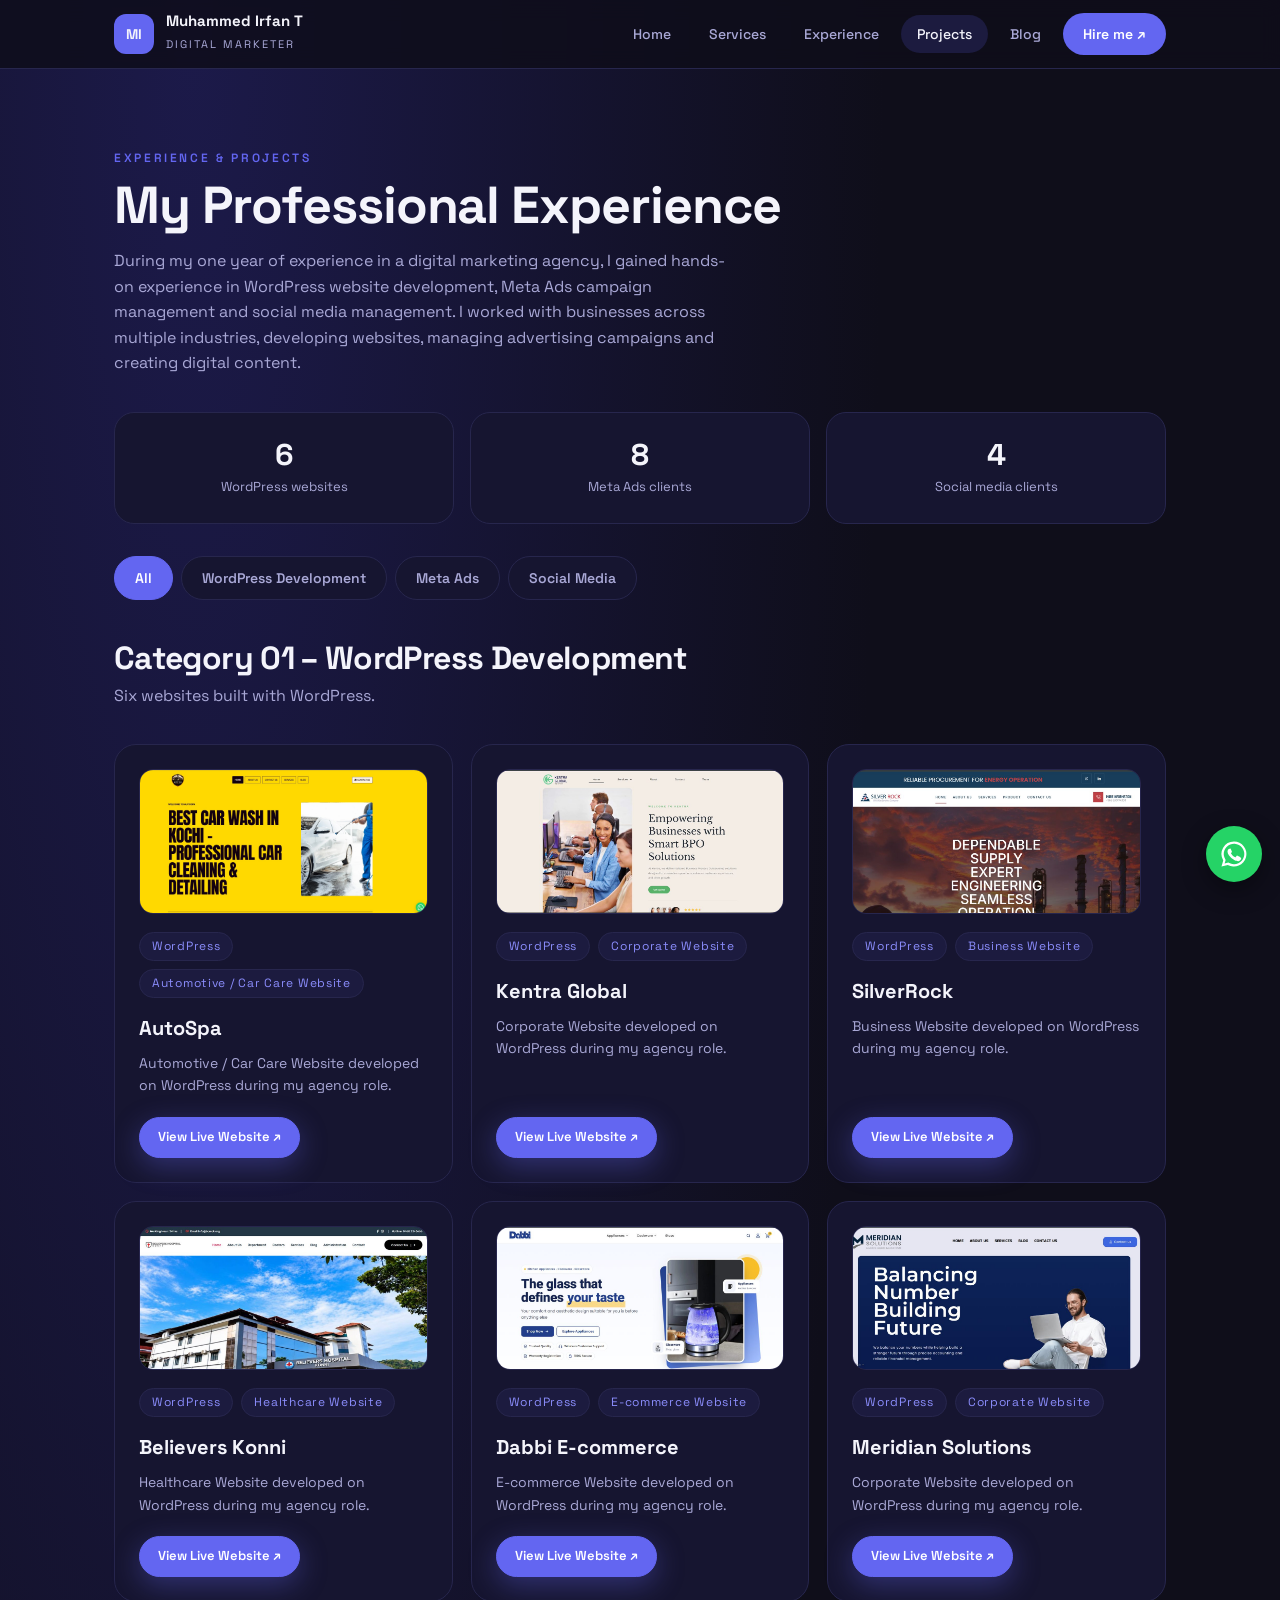
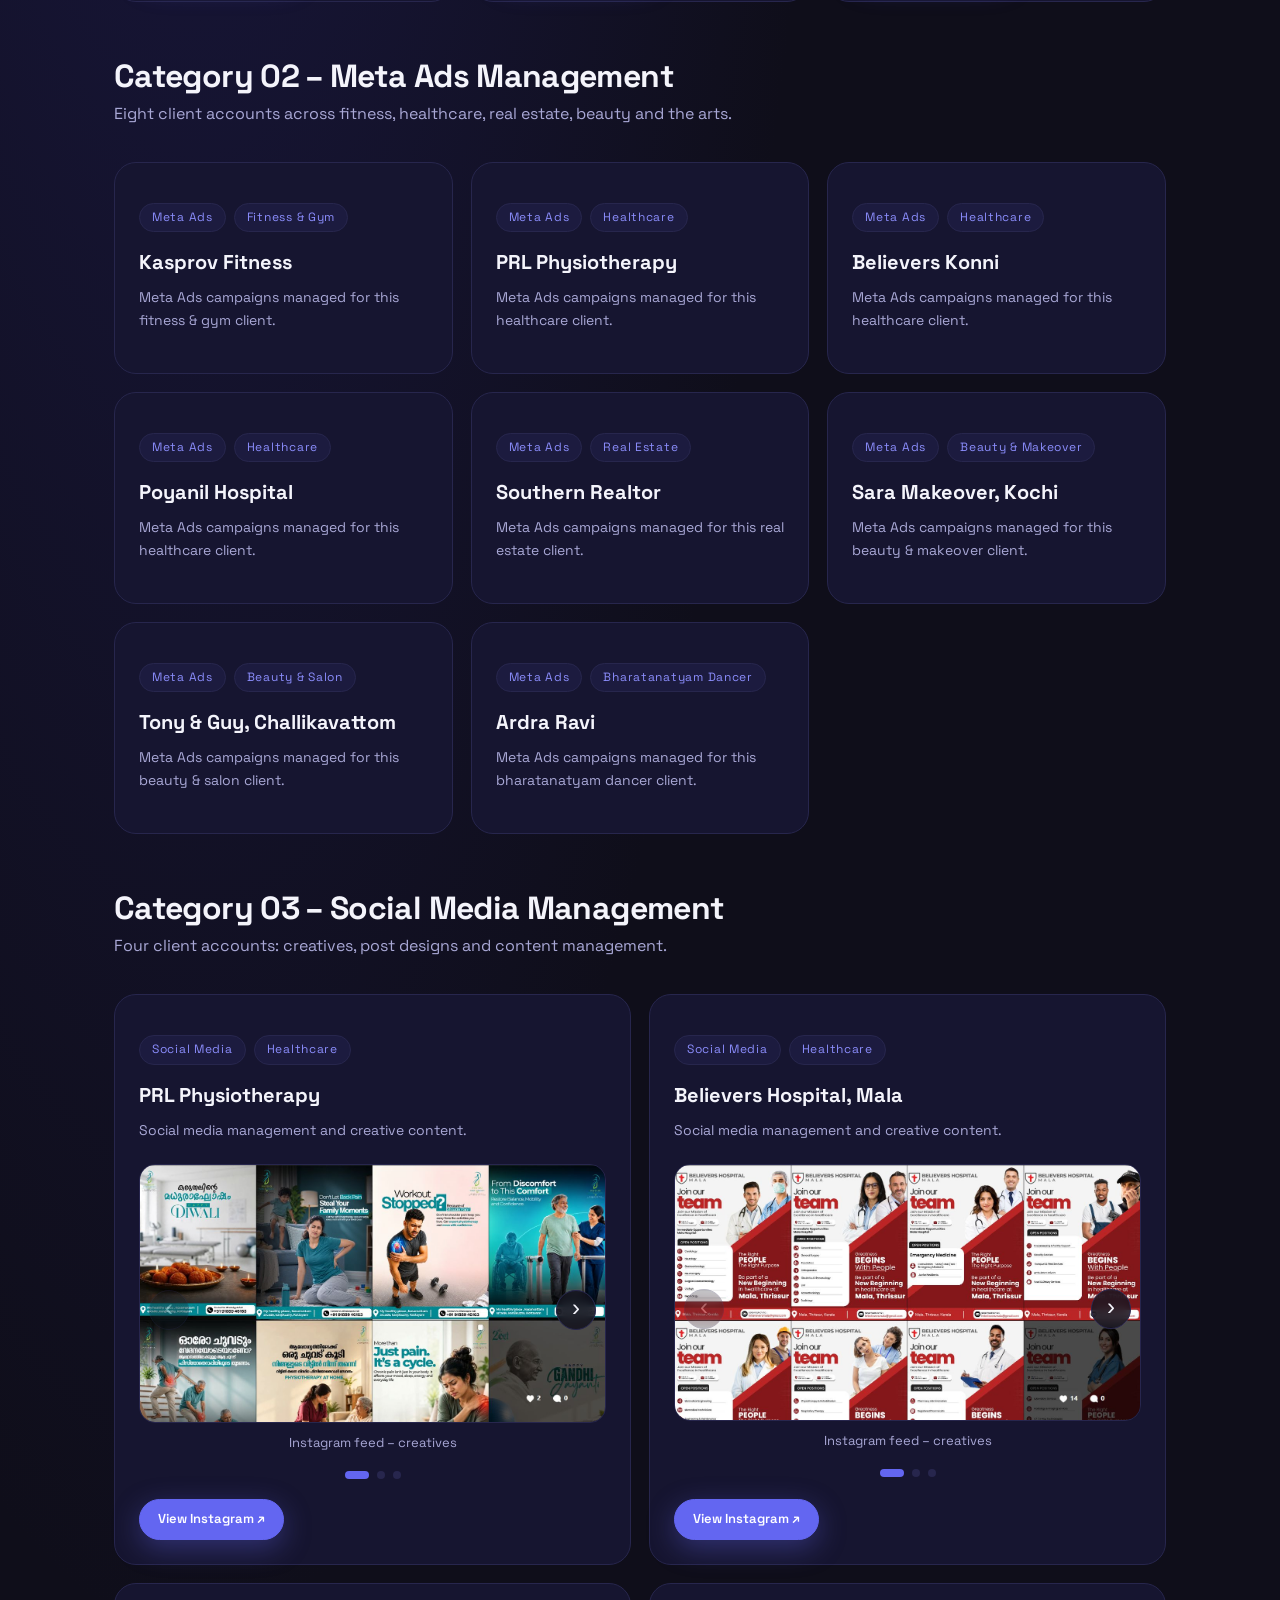
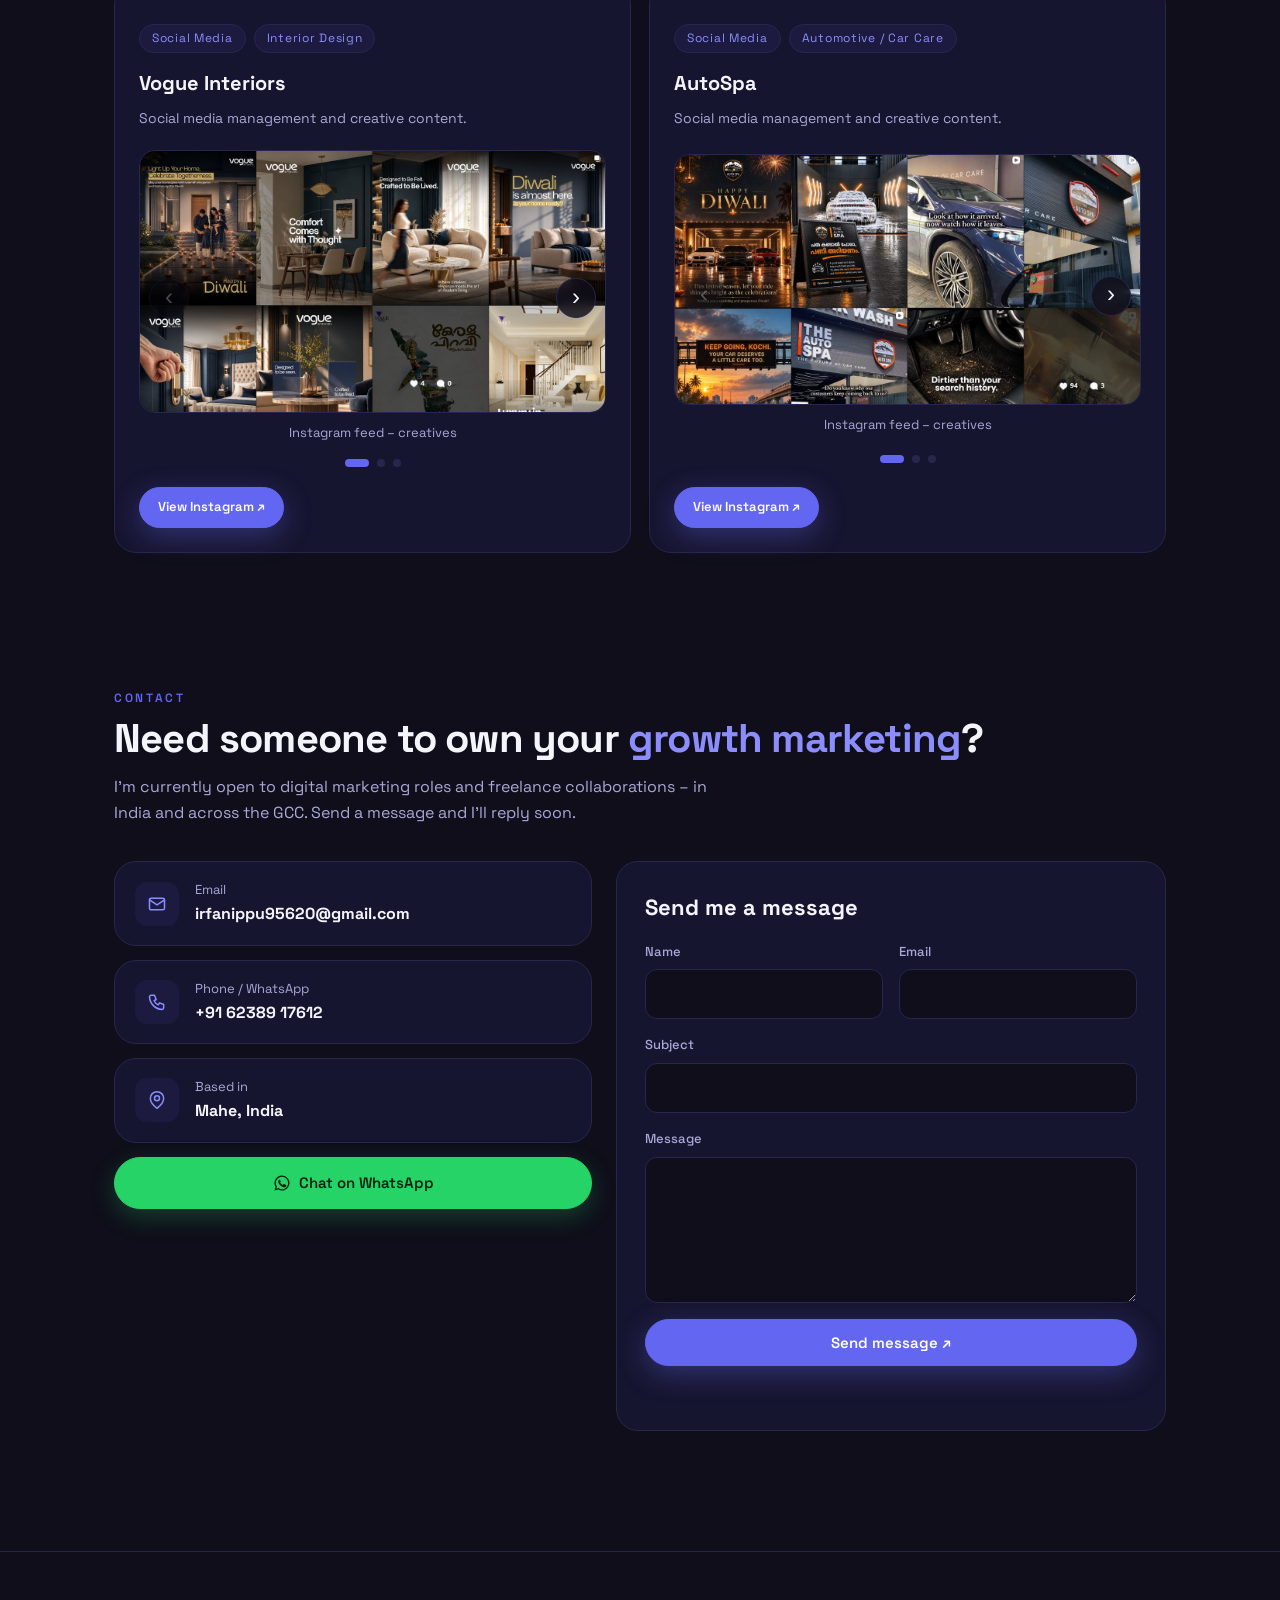
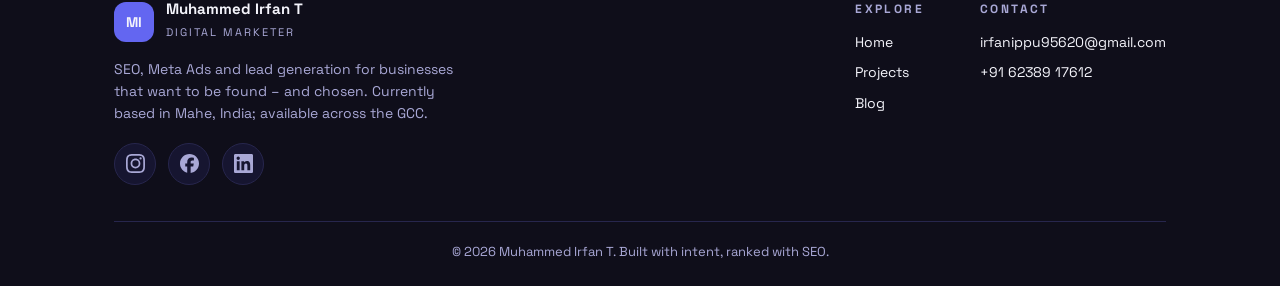
<file: projects.html>
<!DOCTYPE html>
<html lang="en">
<head>
  <!-- Google tag (gtag.js) -->
<script async src="https://www.googletagmanager.com/gtag/js?id=G-F93GDDXC9H"></script>
<script>
  window.dataLayer = window.dataLayer || [];
  function gtag(){dataLayer.push(arguments);}
  gtag('js', new Date());

  gtag('config', 'G-F93GDDXC9H');
</script>
  <meta charset="UTF-8">
  <meta name="viewport" content="width=device-width, initial-scale=1, viewport-fit=cover">

  <!-- Primary SEO -->
  <title>Digital Marketing Projects &amp; Case Studies | Muhammed Irfan</title>

  <meta name="description" content="Explore Muhammed Irfan T's digital marketing portfolio, including SEO projects, Meta Ads campaigns, lead generation, WordPress websites and social media marketing.">

  <meta name="author" content="Muhammed Irfan T">
  <meta name="robots" content="index, follow">

  <!-- Canonical URL -->
  <link rel="canonical" href="https://irfandigi.vercel.app/projects">

  <!-- Favicon -->
  <link rel="icon" type="image/svg+xml" href="data:image/svg+xml,%3Csvg xmlns='http://www.w3.org/2000/svg' viewBox='0 0 64 64'%3E%3Crect width='64' height='64' rx='16' fill='%236366f1'/%3E%3Ctext x='32' y='43' font-family='Arial,Helvetica,sans-serif' font-size='28' font-weight='700' fill='%23fff' text-anchor='middle'%3EMI%3C/text%3E%3C/svg%3E">

  <!-- Open Graph -->
  <meta property="og:type" content="website">
  <meta property="og:title" content="Digital Marketing Projects | Muhammed Irfan">
  <meta property="og:description" content="Explore my SEO projects, Meta Ads campaigns, WordPress websites and digital marketing work.">
  <meta property="og:url" content="https://irfandigi.vercel.app/projects">
  <meta property="og:site_name" content="Muhammed Irfan Portfolio">
  <meta property="og:image" content="https://irfandigi.vercel.app/images/og-image.jpg">

  <!-- Twitter -->
  <meta name="twitter:card" content="summary_large_image">
  <meta name="twitter:title" content="Digital Marketing Projects | Muhammed Irfan">
  <meta name="twitter:description" content="Explore my digital marketing projects and case studies.">
  <meta name="twitter:image" content="https://irfandigi.vercel.app/images/og-image.jpg">

  <!-- Google Fonts -->
  <link rel="preconnect" href="https://fonts.googleapis.com">
  <link rel="preconnect" href="https://fonts.gstatic.com" crossorigin>
  <link href="https://fonts.googleapis.com/css2?family=Space+Grotesk:wght@400;500;600;700&display=swap" rel="stylesheet">

  <!-- CSS -->
  <link rel="stylesheet" href="style.css">
</head>
<body>
<header><div class="wrap">
 <a class="brand" href="index.html"><span class="logo">MI</span><span><b>Muhammed Irfan T</b><small>Digital Marketer</small></span></a>
 <nav aria-label="Main" class="pnav" id="mnav"><a href="index.html#home">Home</a><a href="index.html#services">Services</a><a href="index.html#experience">Experience</a><a class="cur" aria-current="page" href="projects.html">Projects</a><a href="blog.html">Blog</a><a class="hire" href="#contact">Hire me ↗</a></nav>
 <button class="burger" type="button" aria-label="Open menu" aria-expanded="false" aria-controls="mnav"><span></span></button>
</div></header>
<main>
<section><div class="wrap">
 <div class="eyebrow">Experience &amp; Projects</div>
 <h1 style="font-size:clamp(34px,5vw,52px);margin:8px 0 12px;letter-spacing:-.02em;line-height:1.15">My Professional Experience</h1>
 <p class="sub">During my one year of experience in a digital marketing agency, I gained hands-on experience in WordPress website development, Meta Ads campaign management and social media management. I worked with businesses across multiple industries, developing websites, managing advertising campaigns and creating digital content.</p>
 <div class="stats" style="margin:0 0 32px;grid-template-columns:repeat(3,1fr)">
  <div class="stat"><b>6</b><span>WordPress websites</span></div><div class="stat"><b>8</b><span>Meta Ads clients</span></div><div class="stat"><b>4</b><span>Social media clients</span></div>
 </div>
 <div class="xtabs" role="tablist" aria-label="Portfolio categories">
  <button class="xtab on" role="tab" data-t="all" aria-selected="true">All</button><button class="xtab" role="tab" data-t="wordpress" aria-selected="false">WordPress Development</button><button class="xtab" role="tab" data-t="meta" aria-selected="false">Meta Ads</button><button class="xtab" role="tab" data-t="social" aria-selected="false">Social Media</button>
 </div>
 <div class="xpanel" id="wordpress"><h2 style="font-size:clamp(24px,3vw,32px)">Category 01 – WordPress Development</h2><p class="sub">Six websites built with WordPress.</p><div class="xgrid"><article class="card xcard"><div class="xshot"><img src="images/autospa-home.jpg" alt="AutoSpa website homepage" loading="lazy"></div><div class="tags"><span class="tag">WordPress</span><span class="tag">Automotive / Car Care Website</span></div><h3>AutoSpa</h3><p>Automotive / Car Care Website developed on WordPress during my agency role.</p><a class="btn p sm" href="https://theautospa.co.in/" target="_blank" rel="noopener">View Live Website ↗</a></article><article class="card xcard"><div class="xshot"><img src="images/kentra-global.jpg" alt="Kentra Global website homepage" loading="lazy"></div><div class="tags"><span class="tag">WordPress</span><span class="tag">Corporate Website</span></div><h3>Kentra Global</h3><p>Corporate Website developed on WordPress during my agency role.</p><a class="btn p sm" href="https://kentraglobal.com/" target="_blank" rel="noopener">View Live Website ↗</a></article><article class="card xcard"><div class="xshot"><img src="images/silverrock.jpg" alt="SilverRock website homepage" loading="lazy"></div><div class="tags"><span class="tag">WordPress</span><span class="tag">Business Website</span></div><h3>SilverRock</h3><p>Business Website developed on WordPress during my agency role.</p><a class="btn p sm" href="https://silverrocksa.com/" target="_blank" rel="noopener">View Live Website ↗</a></article><article class="card xcard"><div class="xshot"><img src="images/believers-konni.jpg" alt="Believers Konni website homepage" loading="lazy"></div><div class="tags"><span class="tag">WordPress</span><span class="tag">Healthcare Website</span></div><h3>Believers Konni</h3><p>Healthcare Website developed on WordPress during my agency role.</p><a class="btn p sm" href="https://bcmck.org/" target="_blank" rel="noopener">View Live Website ↗</a></article><article class="card xcard"><div class="xshot"><img src="images/dabbi.jpg" alt="Dabbi E-commerce website homepage" loading="lazy"></div><div class="tags"><span class="tag">WordPress</span><span class="tag">E-commerce Website</span></div><h3>Dabbi E-commerce</h3><p>E-commerce Website developed on WordPress during my agency role.</p><a class="btn p sm" href="https://dabbi.co/" target="_blank" rel="noopener">View Live Website ↗</a></article><article class="card xcard"><div class="xshot"><img src="images/meridian-solutions.jpg" alt="Meridian Solutions website homepage" loading="lazy"></div><div class="tags"><span class="tag">WordPress</span><span class="tag">Corporate Website</span></div><h3>Meridian Solutions</h3><p>Corporate Website developed on WordPress during my agency role.</p><a class="btn p sm" href="https://meridiansolutionsksa.com/" target="_blank" rel="noopener">View Live Website ↗</a></article></div></div>
 <div class="xpanel" id="meta"><h2 style="font-size:clamp(24px,3vw,32px)">Category 02 – Meta Ads Management</h2><p class="sub">Eight client accounts across fitness, healthcare, real estate, beauty and the arts.</p><div class="xgrid"><article class="card xcard"><div class="tags"><span class="tag">Meta Ads</span><span class="tag">Fitness &amp; Gym</span></div><h3><span class="kname">Kasprov Fitness</span></h3><p>Meta Ads campaigns managed for this fitness &amp; gym client.</p></article><article class="card xcard"><div class="tags"><span class="tag">Meta Ads</span><span class="tag">Healthcare</span></div><h3>PRL Physiotherapy</h3><p>Meta Ads campaigns managed for this healthcare client.</p></article><article class="card xcard"><div class="tags"><span class="tag">Meta Ads</span><span class="tag">Healthcare</span></div><h3>Believers Konni</h3><p>Meta Ads campaigns managed for this healthcare client.</p></article><article class="card xcard"><div class="tags"><span class="tag">Meta Ads</span><span class="tag">Healthcare</span></div><h3>Poyanil Hospital</h3><p>Meta Ads campaigns managed for this healthcare client.</p></article><article class="card xcard"><div class="tags"><span class="tag">Meta Ads</span><span class="tag">Real Estate</span></div><h3>Southern Realtor</h3><p>Meta Ads campaigns managed for this real estate client.</p></article><article class="card xcard"><div class="tags"><span class="tag">Meta Ads</span><span class="tag">Beauty &amp; Makeover</span></div><h3>Sara Makeover, Kochi</h3><p>Meta Ads campaigns managed for this beauty &amp; makeover client.</p></article><article class="card xcard"><div class="tags"><span class="tag">Meta Ads</span><span class="tag">Beauty &amp; Salon</span></div><h3>Tony &amp; Guy, Challikavattom</h3><p>Meta Ads campaigns managed for this beauty &amp; salon client.</p></article><article class="card xcard"><div class="tags"><span class="tag">Meta Ads</span><span class="tag">Bharatanatyam Dancer</span></div><h3>Ardra Ravi</h3><p>Meta Ads campaigns managed for this bharatanatyam dancer client.</p></article></div></div>
 <div class="xpanel" id="social"><h2 style="font-size:clamp(24px,3vw,32px)">Category 03 – Social Media Management</h2><p class="sub">Four client accounts: creatives, post designs and content management.</p><div class="xgrid xg4"><article class="card xcard"><div class="tags"><span class="tag">Social Media</span><span class="tag">Healthcare</span></div><h3>PRL Physiotherapy</h3><p>Social media management and creative content.</p><div class="gallery xgal" role="group" aria-roledescription="carousel" aria-label="PRL Physiotherapy social media creatives"><div class="track" tabindex="0"><figure class="slide"><img src="images/social-prl-posts-1.jpg" alt="PRL Physiotherapy – Instagram feed – creatives" loading="lazy"><figcaption>Instagram feed – creatives</figcaption></figure><figure class="slide"><img src="images/social-prl-posts-2.jpg" alt="PRL Physiotherapy – Instagram feed – more posts" loading="lazy"><figcaption>Instagram feed – more posts</figcaption></figure><figure class="slide"><img src="images/social-prl-profile.jpg" alt="PRL Physiotherapy – Instagram profile" loading="lazy"><figcaption>Instagram profile</figcaption></figure></div><button class="gbtn gprev" type="button" aria-label="Previous image">‹</button><button class="gbtn gnext" type="button" aria-label="Next image">›</button><div class="dots" aria-hidden="true"></div></div><a class="btn p sm" href="https://www.instagram.com/physio_rehab_and_longevity/" target="_blank" rel="noopener">View Instagram ↗</a></article><article class="card xcard"><div class="tags"><span class="tag">Social Media</span><span class="tag">Healthcare</span></div><h3>Believers Hospital, Mala</h3><p>Social media management and creative content.</p><div class="gallery xgal" role="group" aria-roledescription="carousel" aria-label="Believers Hospital, Mala social media creatives"><div class="track" tabindex="0"><figure class="slide"><img src="images/social-believers-mala-posts-1.jpg" alt="Believers Hospital, Mala – Instagram feed – creatives" loading="lazy"><figcaption>Instagram feed – creatives</figcaption></figure><figure class="slide"><img src="images/social-believers-mala-posts-2.jpg" alt="Believers Hospital, Mala – Instagram feed – more posts" loading="lazy"><figcaption>Instagram feed – more posts</figcaption></figure><figure class="slide"><img src="images/social-believers-mala-profile.jpg" alt="Believers Hospital, Mala – Instagram profile" loading="lazy"><figcaption>Instagram profile</figcaption></figure></div><button class="gbtn gprev" type="button" aria-label="Previous image">‹</button><button class="gbtn gnext" type="button" aria-label="Next image">›</button><div class="dots" aria-hidden="true"></div></div><a class="btn p sm" href="https://www.instagram.com/believershospitalmala/" target="_blank" rel="noopener">View Instagram ↗</a></article><article class="card xcard"><div class="tags"><span class="tag">Social Media</span><span class="tag">Interior Design</span></div><h3>Vogue Interiors</h3><p>Social media management and creative content.</p><div class="gallery xgal" role="group" aria-roledescription="carousel" aria-label="Vogue Interiors social media creatives"><div class="track" tabindex="0"><figure class="slide"><img src="images/social-vogue-posts-1.jpg" alt="Vogue Interiors – Instagram feed – creatives" loading="lazy"><figcaption>Instagram feed – creatives</figcaption></figure><figure class="slide"><img src="images/social-vogue-posts-2.jpg" alt="Vogue Interiors – Instagram feed – more posts" loading="lazy"><figcaption>Instagram feed – more posts</figcaption></figure><figure class="slide"><img src="images/social-vogue-profile.jpg" alt="Vogue Interiors – Instagram profile" loading="lazy"><figcaption>Instagram profile</figcaption></figure></div><button class="gbtn gprev" type="button" aria-label="Previous image">‹</button><button class="gbtn gnext" type="button" aria-label="Next image">›</button><div class="dots" aria-hidden="true"></div></div><a class="btn p sm" href="https://www.instagram.com/vogue_home_interiors/" target="_blank" rel="noopener">View Instagram ↗</a></article><article class="card xcard"><div class="tags"><span class="tag">Social Media</span><span class="tag">Automotive / Car Care</span></div><h3>AutoSpa</h3><p>Social media management and creative content.</p><div class="gallery xgal" role="group" aria-roledescription="carousel" aria-label="AutoSpa social media creatives"><div class="track" tabindex="0"><figure class="slide"><img src="images/social-autospa-posts-1.jpg" alt="AutoSpa – Instagram feed – creatives" loading="lazy"><figcaption>Instagram feed – creatives</figcaption></figure><figure class="slide"><img src="images/social-autospa-posts-2.jpg" alt="AutoSpa – Instagram feed – more posts" loading="lazy"><figcaption>Instagram feed – more posts</figcaption></figure><figure class="slide"><img src="images/social-autospa-profile.jpg" alt="AutoSpa – Instagram profile" loading="lazy"><figcaption>Instagram profile</figcaption></figure></div><button class="gbtn gprev" type="button" aria-label="Previous image">‹</button><button class="gbtn gnext" type="button" aria-label="Next image">›</button><div class="dots" aria-hidden="true"></div></div><a class="btn p sm" href="https://www.instagram.com/theauto_spa/" target="_blank" rel="noopener">View Instagram ↗</a></article></div></div>
</div></section>
<section id="contact" style="padding-top:0"><div class="wrap">
 <div class="eyebrow">Contact</div>
 <h2>Need someone to own your <span style="color:var(--accent2)">growth marketing</span>?</h2>
 <p class="sub">I’m currently open to digital marketing roles and freelance collaborations – in India and across the GCC. Send a message and I’ll reply soon.</p>
 <div class="contact">
  <div class="cinfo">
   <a class="card ci" href="mailto:irfanippu95620@gmail.com"><span class="ic"><svg viewBox="0 0 24 24"><rect x="3" y="5" width="18" height="14" rx="2"/><path d="M3 7l9 6 9-6"/></svg></span><span><small>Email</small><b>irfanippu95620@gmail.com</b></span></a>
   <a class="card ci" href="tel:+916238917612"><span class="ic"><svg viewBox="0 0 24 24"><path d="M5 4h4l2 5-2.5 1.5a11 11 0 005 5L15 13l5 2v4a2 2 0 01-2 2A16 16 0 013 6a2 2 0 012-2z"/></svg></span><span><small>Phone / WhatsApp</small><b>+91 62389 17612</b></span></a>
   <div class="card ci"><span class="ic"><svg viewBox="0 0 24 24"><path d="M20 10c0 6-8 12-8 12S4 16 4 10a8 8 0 0116 0z"/><circle cx="12" cy="10" r="3"/></svg></span><span><small>Based in</small><b>Mahe, India</b></span></div>
   <a class="btn wa" href="https://wa.me/916238917612?text=Hi%20Irfan%2C%20I%20saw%20your%20portfolio%20and%20would%20like%20to%20talk." target="_blank" rel="noopener"><svg width="18" height="18" viewBox="0 0 24 24" fill="currentColor"><path d="M12 2a10 10 0 00-8.6 15.1L2 22l5-1.3A10 10 0 1012 2zm0 18.2a8.2 8.2 0 01-4.2-1.2l-.3-.2-3 .8.8-2.9-.2-.3A8.2 8.2 0 1112 20.2zm4.5-6.1c-.2-.1-1.5-.7-1.7-.8s-.4-.1-.6.1-.7.8-.8 1-.3.2-.5.1a6.7 6.7 0 01-3.3-2.9c-.2-.4.2-.4.7-1.3.1-.1 0-.3 0-.4l-.8-1.8c-.2-.5-.4-.4-.6-.4h-.5a1 1 0 00-.7.3 3 3 0 00-.9 2.2 5.3 5.3 0 001.1 2.8 12 12 0 004.6 4c1.7.7 2.4.8 3.2.7a2.7 2.7 0 001.8-1.3 2.2 2.2 0 00.2-1.3c-.1-.1-.3-.2-.5-.3z"/></svg>Chat on WhatsApp</a>
  </div>
  <form class="card cform" id="cform">
   <h3>Send me a message</h3>
   <div class="row2">
    <label>Name<input name="name" type="text" autocomplete="name" required></label>
    <label>Email<input name="email" type="email" autocomplete="email" required></label>
   </div>
   <label>Subject<input name="subject" type="text" required></label>
   <label>Message<textarea name="message" rows="5" required></textarea></label>
   <input type="text" name="_honey" tabindex="-1" autocomplete="off" aria-hidden="true" style="position:absolute;left:-9999px">
   <button class="btn p" type="submit">Send message ↗</button>
   <p class="fstatus" role="status" aria-live="polite"></p>
  </form>
 </div>
</div></section>
</main>
<footer><div class="wrap">
 <div class="top">
  <div><a class="brand" href="index.html"><span class="logo">MI</span><span><b>Muhammed Irfan T</b><small>Digital Marketer</small></span></a>
  <p>SEO, Meta Ads and lead generation for businesses that want to be found – and chosen. Currently based in Mahe, India; available across the GCC.</p>
  <div class="soc" id="soc"></div></div>
  <div class="cols">
   <div><h4>Explore</h4><a href="index.html">Home</a><a href="projects.html">Projects</a><a href="blog.html">Blog</a></div>
   <div><h4>Contact</h4><a href="mailto:irfanippu95620@gmail.com">irfanippu95620@gmail.com</a><a href="tel:+916238917612">+91 62389 17612</a></div>
  </div>
 </div>
 <div class="copy">© 2026 Muhammed Irfan T. Built with intent, ranked with SEO.</div>
</div></footer>
<a class="wafab" href="https://wa.me/916238917612?text=Hi%20Irfan%2C%20I%20saw%20your%20portfolio%20and%20would%20like%20to%20talk." target="_blank" rel="noopener" aria-label="Chat on WhatsApp"><svg viewBox="0 0 24 24" fill="currentColor"><path d="M12 2a10 10 0 00-8.6 15.1L2 22l5-1.3A10 10 0 1012 2zm0 18.2a8.2 8.2 0 01-4.2-1.2l-.3-.2-3 .8.8-2.9-.2-.3A8.2 8.2 0 1112 20.2zm4.5-6.1c-.2-.1-1.5-.7-1.7-.8s-.4-.1-.6.1-.7.8-.8 1-.3.2-.5.1a6.7 6.7 0 01-3.3-2.9c-.2-.4.2-.4.7-1.3.1-.1 0-.3 0-.4l-.8-1.8c-.2-.5-.4-.4-.6-.4h-.5a1 1 0 00-.7.3 3 3 0 00-.9 2.2 5.3 5.3 0 001.1 2.8 12 12 0 004.6 4c1.7.7 2.4.8 3.2.7a2.7 2.7 0 001.8-1.3 2.2 2.2 0 00.2-1.3c-.1-.1-.3-.2-.5-.3z"/></svg></a>
<script>
/* If the Kazpro / Kasprov spelling changes, edit it here only */
var KASPROV_NAME="Kasprov Fitness";
document.querySelectorAll(".kname").forEach(function(e){e.textContent=KASPROV_NAME});
(function(){var tabs=document.querySelectorAll(".xtab"),panels=document.querySelectorAll(".xpanel");
function show(t){if(!document.getElementById(t)&&t!=="all")t="all";tabs.forEach(function(b){var on=b.dataset.t===t;b.classList.toggle("on",on);b.setAttribute("aria-selected",on)});
panels.forEach(function(x){x.hidden=!(t==="all"||x.id===t)})}
tabs.forEach(function(b){b.addEventListener("click",function(){show(b.dataset.t);history.replaceState(null,"",b.dataset.t==="all"?location.pathname:"#"+b.dataset.t)})});
show(location.hash.slice(1)||"all")})();
</script>
<script>
/* Contact form key: paste your Web3Forms access key between the quotes (same key in all 3 pages) */
var ACCESS_KEY = "PASTE_YOUR_ACCESS_KEY_HERE";

(function () {
  var f = document.getElementById("cform");
  if (!f) return;
  var st = f.querySelector(".fstatus"), btn = f.querySelector("button");

  function fallback(d) {
    var m = "mailto:irfanippu95620@gmail.com?subject=" + encodeURIComponent(d.subject) +
      "&body=" + encodeURIComponent(d.message + "\n\n– " + d.name + " (" + d.email + ")");
    st.className = "fstatus err";
    st.innerHTML = "Couldn’t send right now. Please <a href=\"" + m + "\">email me directly</a> or use WhatsApp.";
  }

  f.addEventListener("submit", function (e) {
    e.preventDefault();
    if (f.elements._honey.value) return;
    var d = {
      name: f.elements.name.value,
      email: f.elements.email.value,
      subject: f.elements.subject.value,
      message: f.elements.message.value
    };
    if (!ACCESS_KEY || ACCESS_KEY.indexOf("PASTE") === 0) { fallback(d); return; }
    btn.disabled = true; btn.textContent = "Sending…"; st.className = "fstatus"; st.textContent = "";
    fetch("https://api.web3forms.com/submit", {
      method: "POST",
      headers: { "Content-Type": "application/json", Accept: "application/json" },
      body: JSON.stringify({
        access_key: ACCESS_KEY,
        from_name: "Portfolio website",
        subject: "Portfolio enquiry: " + d.subject,
        name: d.name, email: d.email, message: d.message
      })
    })
      .then(function (r) { return r.json(); })
      .then(function (j) {
        if (j.success === true || j.success === "true") {
          st.className = "fstatus ok";
          st.textContent = "Thank you! Your message has been sent. I’ll reply soon.";
          f.reset();
        } else { throw new Error(j.message || "fail"); }
      })
      .catch(function () { fallback(d); })
      .finally(function () { btn.disabled = false; btn.textContent = "Send message ↗"; });
  });
})();
</script>
<script>
(function(){var b=document.querySelector(".burger"),n=document.getElementById("mnav");if(!b||!n)return;
function set(o){n.classList.toggle("open",o);b.setAttribute("aria-expanded",o?"true":"false");b.setAttribute("aria-label",o?"Close menu":"Open menu")}
b.addEventListener("click",function(){set(!n.classList.contains("open"))});
n.addEventListener("click",function(e){if(e.target.closest("a"))set(false)});
document.addEventListener("click",function(e){if(!e.target.closest("header"))set(false)});
document.addEventListener("keydown",function(e){if(e.key==="Escape")set(false)});
window.addEventListener("resize",function(){if(window.innerWidth>760)set(false)});
})();
</script>
<script>
document.querySelectorAll(".gallery").forEach(function(g){
 var t=g.querySelector(".track"),sl=t.querySelectorAll(".slide"),d=g.querySelector(".dots"),dots=[];
 if(sl.length<2){g.classList.add("single");return}
 sl.forEach(function(_,i){var b=document.createElement("button");b.type="button";b.tabIndex=-1;b.addEventListener("click",function(){go(i)});d.appendChild(b);dots.push(b)});
 function cur(){return Math.round(t.scrollLeft/t.clientWidth)}
 function go(i){i=Math.max(0,Math.min(sl.length-1,i));t.scrollTo({left:i*t.clientWidth,behavior:"smooth"})}
 function upd(){var c=cur();dots.forEach(function(b,i){b.classList.toggle("on",i===c)});g.querySelector(".gprev").disabled=c===0;g.querySelector(".gnext").disabled=c===sl.length-1}
 g.querySelector(".gprev").addEventListener("click",function(){go(cur()-1)});
 g.querySelector(".gnext").addEventListener("click",function(){go(cur()+1)});
 t.addEventListener("scroll",function(){requestAnimationFrame(upd)},{passive:true});
 t.addEventListener("keydown",function(e){if(e.key==="ArrowRight"){e.preventDefault();go(cur()+1)}if(e.key==="ArrowLeft"){e.preventDefault();go(cur()-1)}});
 upd();
});
</script>
<script>
/* Social links: paste your profile URLs between the quotes. An icon appears only when its link is filled in. */
var SOCIAL={instagram:"https://www.instagram.com/irfaanmohmdd/",facebook:"https://www.facebook.com/irfan.t.7127",linkedin:"https://www.linkedin.com/in/muhammed-irfan-t-b0ba302bb/"};
(function(){var P={"instagram": "M7.0301.084c-1.2768.0602-2.1487.264-2.911.5634-.7888.3075-1.4575.72-2.1228 1.3877-.6652.6677-1.075 1.3368-1.3802 2.127-.2954.7638-.4956 1.6365-.552 2.914-.0564 1.2775-.0689 1.6882-.0626 4.947.0062 3.2586.0206 3.6671.0825 4.9473.061 1.2765.264 2.1482.5635 2.9107.308.7889.72 1.4573 1.388 2.1228.6679.6655 1.3365 1.0743 2.1285 1.38.7632.295 1.6361.4961 2.9134.552 1.2773.056 1.6884.069 4.9462.0627 3.2578-.0062 3.668-.0207 4.9478-.0814 1.28-.0607 2.147-.2652 2.9098-.5633.7889-.3086 1.4578-.72 2.1228-1.3881.665-.6682 1.0745-1.3378 1.3795-2.1284.2957-.7632.4966-1.636.552-2.9124.056-1.2809.0692-1.6898.063-4.948-.0063-3.2583-.021-3.6668-.0817-4.9465-.0607-1.2797-.264-2.1487-.5633-2.9117-.3084-.7889-.72-1.4568-1.3876-2.1228C21.2982 1.33 20.628.9208 19.8378.6165 19.074.321 18.2017.1197 16.9244.0645 15.6471.0093 15.236-.005 11.977.0014 8.718.0076 8.31.0215 7.0301.0839m.1402 21.6932c-1.17-.0509-1.8053-.2453-2.2287-.408-.5606-.216-.96-.4771-1.3819-.895-.422-.4178-.6811-.8186-.9-1.378-.1644-.4234-.3624-1.058-.4171-2.228-.0595-1.2645-.072-1.6442-.079-4.848-.007-3.2037.0053-3.583.0607-4.848.05-1.169.2456-1.805.408-2.2282.216-.5613.4762-.96.895-1.3816.4188-.4217.8184-.6814 1.3783-.9003.423-.1651 1.0575-.3614 2.227-.4171 1.2655-.06 1.6447-.072 4.848-.079 3.2033-.007 3.5835.005 4.8495.0608 1.169.0508 1.8053.2445 2.228.408.5608.216.96.4754 1.3816.895.4217.4194.6816.8176.9005 1.3787.1653.4217.3617 1.056.4169 2.2263.0602 1.2655.0739 1.645.0796 4.848.0058 3.203-.0055 3.5834-.061 4.848-.051 1.17-.245 1.8055-.408 2.2294-.216.5604-.4763.96-.8954 1.3814-.419.4215-.8181.6811-1.3783.9-.4224.1649-1.0577.3617-2.2262.4174-1.2656.0595-1.6448.072-4.8493.079-3.2045.007-3.5825-.006-4.848-.0608M16.953 5.5864A1.44 1.44 0 1 0 18.39 4.144a1.44 1.44 0 0 0-1.437 1.4424M5.8385 12.012c.0067 3.4032 2.7706 6.1557 6.173 6.1493 3.4026-.0065 6.157-2.7701 6.1506-6.1733-.0065-3.4032-2.771-6.1565-6.174-6.1498-3.403.0067-6.156 2.771-6.1496 6.1738M8 12.0077a4 4 0 1 1 4.008 3.9921A3.9996 3.9996 0 0 1 8 12.0077", "facebook": "M9.101 23.691v-7.98H6.627v-3.667h2.474v-1.58c0-4.085 1.848-5.978 5.858-5.978.401 0 .955.042 1.468.103a8.68 8.68 0 0 1 1.141.195v3.325a8.623 8.623 0 0 0-.653-.036 26.805 26.805 0 0 0-.733-.009c-.707 0-1.259.096-1.675.309a1.686 1.686 0 0 0-.679.622c-.258.42-.374.995-.374 1.752v1.297h3.919l-.386 2.103-.287 1.564h-3.246v8.245C19.396 23.238 24 18.179 24 12.044c0-6.627-5.373-12-12-12s-12 5.373-12 12c0 5.628 3.874 10.35 9.101 11.647Z", "linkedin": "M20.447 20.452h-3.554v-5.569c0-1.328-.027-3.037-1.852-3.037-1.853 0-2.136 1.445-2.136 2.939v5.667H9.351V9h3.414v1.561h.046c.477-.9 1.637-1.85 3.37-1.85 3.601 0 4.267 2.37 4.267 5.455v6.286zM5.337 7.433c-1.144 0-2.063-.926-2.063-2.065 0-1.138.92-2.063 2.063-2.063 1.14 0 2.064.925 2.064 2.063 0 1.139-.925 2.065-2.064 2.065zm1.782 13.019H3.555V9h3.564v11.452zM22.225 0H1.771C.792 0 0 .774 0 1.729v20.542C0 23.227.792 24 1.771 24h20.451C23.2 24 24 23.227 24 22.271V1.729C24 .774 23.2 0 22.222 0h.003z"},N={instagram:"Instagram",facebook:"Facebook",linkedin:"LinkedIn"},h="";
for(var k in SOCIAL){if(SOCIAL[k])h+='<a href="'+SOCIAL[k]+'" target="_blank" rel="noopener" aria-label="'+N[k]+'"><svg viewBox="0 0 24 24" fill="currentColor"><path d="'+P[k]+'"/></svg></a>'}
var s=document.getElementById("soc");if(s)s.innerHTML=h})();
</script>
</body>
</html>
</file>
<file: style.css>
:root{--bg:#0f0e1a;--card:#161530;--card2:#1c1b3f;--line:#27264d;--text:#f4f4fb;--muted:#a9a8d6;--accent:#6366f1;--accent2:#8b8dfc;color-scheme:dark;
box-sizing:border-box;padding-top:env(safe-area-inset-top,0px);padding-bottom:env(safe-area-inset-bottom,0px)}
*,*::before,*::after{box-sizing:inherit}
html{scroll-behavior:smooth;scroll-padding-top:90px}
body{margin:0;background:var(--bg);color:var(--text);font-family:'Space Grotesk',system-ui,-apple-system,'Segoe UI',sans-serif;line-height:1.6;
background-image:radial-gradient(ellipse at 15% 0%,#1c1a4a 0%,transparent 45%)}
a{color:inherit;text-decoration:none}
a:focus-visible,button:focus-visible{outline:2px solid var(--accent2);outline-offset:3px}
.wrap{max-width:1100px;margin:0 auto;padding:0 24px}
header{position:sticky;top:env(safe-area-inset-top,0px);z-index:20;background:rgba(15,14,26,.85);backdrop-filter:blur(10px);border-bottom:1px solid var(--line)}
header .wrap{display:flex;align-items:center;justify-content:space-between;height:68px}
.brand{display:flex;align-items:center;gap:12px}
.logo{width:40px;height:40px;border-radius:12px;background:var(--accent);display:grid;place-items:center;font-weight:700;font-size:14px}
.brand b{display:block;font-size:15px;line-height:1.2}
.brand small{font-size:11px;letter-spacing:.18em;color:var(--muted);text-transform:uppercase}
nav{display:flex;align-items:center;gap:6px}
nav a{padding:8px 16px;border-radius:99px;font-size:14px;color:var(--muted);font-weight:500}
nav a:hover{color:var(--text)}
nav a.cur{background:var(--card2);color:var(--text)}
.btn{display:inline-flex;align-items:center;gap:8px;padding:13px 26px;border-radius:99px;font-weight:600;font-size:15px;border:1px solid var(--line);transition:transform .15s,background .15s}
.btn:hover{transform:translateY(-2px)}
.btn.p{background:var(--accent);border-color:var(--accent);color:#fff;box-shadow:0 8px 28px rgba(99,102,241,.35)}
nav a.hire{background:var(--accent);color:#fff;padding:10px 20px;font-weight:600}
.hero{padding:70px 0 40px}
.hero .wrap{display:grid;grid-template-columns:1.25fr 1fr;gap:48px;align-items:center}
.pill{display:inline-flex;align-items:center;gap:10px;border:1px solid var(--line);border-radius:99px;padding:8px 18px;font-size:13px;color:var(--muted);background:rgba(28,27,63,.5)}
.dot{width:8px;height:8px;border-radius:50%;background:var(--accent);box-shadow:0 0 0 0 rgba(99,102,241,.6);animation:pulse 2s infinite}
@keyframes pulse{70%{box-shadow:0 0 0 9px rgba(99,102,241,0)}100%{box-shadow:0 0 0 0 rgba(99,102,241,0)}}
h1{font-size:clamp(40px,6.2vw,68px);line-height:1.08;letter-spacing:-.025em;margin:26px 0 22px}
h1 span{color:var(--accent2)}
.lead{color:var(--muted);font-size:18px;max-width:560px}
.lead b{color:var(--text)}
.cta{display:flex;flex-wrap:wrap;align-items:center;gap:14px;margin:32px 0 22px}
.cta .ghost{color:var(--muted);padding:13px 10px;font-weight:500}
.loc{color:var(--muted);font-size:14px;display:flex;gap:8px;align-items:center}
.portrait{aspect-ratio:4/5;max-width:380px;margin-left:auto;width:100%;border-radius:36px;border:1px solid var(--line);background:linear-gradient(170deg,#25236a 0%,#14132c 55%,#0f0e1a 100%);display:flex;flex-direction:column;align-items:center;justify-content:center;text-align:center;gap:10px;box-shadow:0 30px 80px rgba(60,58,180,.25);background-image:radial-gradient(rgba(139,141,252,.12) 1px,transparent 1px),linear-gradient(170deg,#25236a 0%,#14132c 55%,#0f0e1a 100%);background-size:22px 22px,auto}
.portrait .big{width:100px;height:100px;border-radius:28px;background:#2d2c78;border:1px solid #3d3c92;display:grid;place-items:center;font-size:36px;font-weight:700;color:var(--accent2)}
.portrait h3{margin:10px 0 0;font-size:20px}
.portrait small{letter-spacing:.2em;font-size:12px;color:var(--muted);text-transform:uppercase}
.portrait em{font-style:normal;font-size:11px;letter-spacing:.15em;text-transform:uppercase;border:1px dashed var(--line);padding:5px 14px;border-radius:99px;color:#7c7bb0}
.stats{display:grid;grid-template-columns:repeat(4,1fr);gap:16px;margin-top:56px}
.stat{border:1px solid var(--line);background:var(--card);border-radius:20px;padding:24px 12px;text-align:center}
.stat b{display:block;font-size:30px;line-height:1.2}
.stat span{font-size:13px;color:var(--muted)}
section{padding:80px 0}
.eyebrow{font-size:12px;letter-spacing:.22em;color:var(--accent);font-weight:600;text-transform:uppercase}
h2{font-size:clamp(28px,4vw,40px);margin:8px 0 12px;letter-spacing:-.02em;line-height:1.15}
.sub{color:var(--muted);max-width:620px;margin:0 0 36px}
.grid4{display:grid;grid-template-columns:repeat(4,1fr);gap:18px}
.grid3{display:grid;grid-template-columns:repeat(3,1fr);gap:18px}
.card{border:1px solid var(--line);background:var(--card);border-radius:22px;padding:24px}
.ic{width:44px;height:44px;border-radius:12px;background:var(--card2);display:grid;place-items:center;margin-bottom:22px;color:var(--accent2)}
.ic svg{width:20px;height:20px;stroke:currentColor;fill:none;stroke-width:1.8;stroke-linecap:round;stroke-linejoin:round}
.card h3{margin:0 0 6px;font-size:18px}
.card p{margin:0;color:var(--muted);font-size:14px}
.card ul{list-style:none;padding:0;margin:18px 0 0;display:grid;gap:9px;font-size:14px}
.card li{display:flex;gap:10px;align-items:flex-start}
.card li::before{content:"";flex:none;width:5px;height:5px;border-radius:50%;background:var(--accent);margin-top:9px}
.tl{position:relative;display:grid;gap:22px;padding-left:30px;border-left:1px solid var(--line);margin-left:8px}
.job{position:relative;border:1px solid var(--line);background:var(--card);border-radius:22px;padding:28px}
.job::before{content:"";position:absolute;left:-38px;top:34px;width:15px;height:15px;border-radius:50%;background:var(--accent);border:3px solid var(--bg)}
.job header{all:unset;display:flex;flex-wrap:wrap;justify-content:space-between;gap:6px 16px;margin-bottom:14px}
.job h3{margin:0;font-size:20px}
.job .org{color:var(--accent2);font-weight:500;font-size:15px}
.job .when{color:var(--muted);font-size:14px;border:1px solid var(--line);border-radius:99px;padding:4px 14px;align-self:flex-start}
.job ul{margin:0;padding-left:20px;color:var(--muted);display:grid;gap:8px;font-size:15px}
.note{margin-top:26px;border:1px dashed var(--line);border-radius:18px;padding:18px 22px;color:var(--muted);font-size:14px}
.edu{display:grid;grid-template-columns:1fr 1fr;gap:18px;margin-top:22px}
.cb{border:1px solid #33316a;border-radius:32px;padding:56px 24px;text-align:center;background:linear-gradient(135deg,#1a1946 0%,#0f0e1a 60%)}
.cb h2{max-width:520px;margin:0 auto 12px}
.cb h2 span{color:var(--accent2)}
.cb p{color:var(--muted);max-width:480px;margin:0 auto 28px}
.cb .cta{justify-content:center;margin:0}
.cl{display:flex;flex-wrap:wrap;gap:18px;justify-content:center;margin-top:26px;color:var(--muted);font-size:15px}
.cl a:hover{color:var(--text)}
footer{border-top:1px solid var(--line);margin-top:40px;padding:48px 0 24px}
footer .top{display:flex;flex-wrap:wrap;justify-content:space-between;gap:32px}
footer p{color:var(--muted);font-size:14px;max-width:340px;margin:14px 0 0}
footer h4{margin:0 0 12px;font-size:12px;letter-spacing:.2em;text-transform:uppercase;color:var(--muted)}
footer .cols{display:flex;gap:56px;font-size:14px}
footer .cols a,footer .cols span{display:block;margin-bottom:8px;color:var(--text)}
.copy{text-align:center;color:var(--muted);font-size:13px;margin-top:36px;padding-top:20px;border-top:1px solid var(--line)}

.card,.stat,.job{transition:transform .25s ease,border-color .25s ease,background .25s ease,box-shadow .25s ease}
.ic{transition:background .25s ease,color .25s ease,transform .25s ease}
.btn.p:hover{background:#7679f5;box-shadow:0 12px 34px rgba(99,102,241,.5)}
.btn:not(.p):hover{border-color:var(--accent2);background:var(--card2)}
.ghost{transition:color .2s}.ghost:hover{color:var(--text)}
@media(hover:hover){
.card:hover,.stat:hover,.job:hover{transform:translateY(-6px);border-color:var(--accent);background:var(--card2);box-shadow:0 18px 44px rgba(99,102,241,.22)}
.card:hover .ic{background:var(--accent);color:#fff;transform:scale(1.08) rotate(-4deg)}
.portrait{transition:transform .3s ease,box-shadow .3s ease}
.portrait:hover{transform:translateY(-6px);box-shadow:0 36px 90px rgba(80,78,220,.4)}
}
@media(max-width:900px){.hero .wrap{grid-template-columns:1fr}.portrait{margin:0 auto;max-width:320px}.grid4{grid-template-columns:1fr 1fr}.grid3{grid-template-columns:1fr 1fr}.stats{grid-template-columns:1fr 1fr}}
@media(max-width:600px){.grid4,.grid3,.edu{grid-template-columns:1fr}.hero{padding-top:40px}.tl{padding-left:20px}.job::before{left:-28px}footer .cols{gap:32px}}
@media(prefers-reduced-motion:reduce){*{animation:none!important;transition:none!important;scroll-behavior:auto!important}}
.ci{display:flex;gap:16px;align-items:center}.ci .ic{margin:0;flex:none}.ci small{display:block;color:var(--muted);font-size:13px}.ci b{font-size:16px;word-break:break-all}
nav a.cur.hire{background:var(--accent)}

.tags{display:flex;flex-wrap:wrap;gap:8px;margin:0 0 18px}
.tag{font-size:12px;letter-spacing:.06em;color:var(--accent2);border:1px solid var(--line);background:var(--card2);border-radius:99px;padding:4px 12px}
.proj{display:grid;grid-template-columns:1.1fr 1fr;gap:28px;align-items:stretch}
.proj h3{font-size:26px;margin:0 0 10px}
.proj .shot{border:1px dashed var(--line);border-radius:18px;min-height:240px;display:flex;flex-direction:column;align-items:center;justify-content:center;gap:8px;text-align:center;color:#7c7bb0;font-size:13px;letter-spacing:.14em;text-transform:uppercase;background-image:radial-gradient(rgba(139,141,252,.12) 1px,transparent 1px);background-size:20px 20px}
.proj .shot b{font-size:34px;letter-spacing:0;color:var(--accent2)}
@media(max-width:900px){.proj{grid-template-columns:1fr}}

.shot-img{margin:0;display:flex;flex-direction:column;gap:10px;justify-content:center}
.shot-img img{width:100%;height:auto;border-radius:16px;border:1px solid var(--line);display:block;transition:transform .3s ease,box-shadow .3s ease}
.shot-img figcaption{font-size:13px;color:var(--muted);text-align:center}
@media(hover:hover){.proj:hover .shot-img img{transform:scale(1.02);box-shadow:0 14px 40px rgba(0,0,0,.45)}}

.gallery{position:relative;min-width:0;align-self:center}
.track{display:flex;overflow-x:auto;scroll-snap-type:x mandatory;scrollbar-width:none;border-radius:16px;outline-offset:4px}
.track::-webkit-scrollbar{display:none}
.slide{flex:0 0 100%;scroll-snap-align:start;margin:0;display:flex;flex-direction:column;justify-content:center;gap:10px;min-width:0}
.slide img{width:100%!important;height:auto!important;aspect-ratio:auto!important;object-fit:contain!important;border-radius:16px;border:1px solid var(--line);display:block}
.slide .ph{width:100%;aspect-ratio:1712/868;border-radius:16px;border:1px solid var(--line)}
.slide .ph{display:flex;flex-direction:column;align-items:center;justify-content:center;gap:6px;text-align:center;border-style:dashed;color:#7c7bb0;font-size:12px;letter-spacing:.14em;text-transform:uppercase;background-image:radial-gradient(rgba(139,141,252,.12) 1px,transparent 1px);background-size:20px 20px}
.slide .ph b{font-size:30px;letter-spacing:0;color:var(--accent2)}
.slide figcaption{font-size:13px;color:var(--muted);text-align:center}
.gbtn{position:absolute;top:calc(50% - 30px);width:40px;height:40px;border-radius:50%;border:1px solid var(--line);background:rgba(15,14,26,.8);color:var(--text);font-size:24px;line-height:1;cursor:pointer;display:grid;place-items:center;padding:0 0 3px;backdrop-filter:blur(6px);transition:background .2s,opacity .2s}
.gbtn:hover:not(:disabled){background:var(--accent)}
.gbtn:disabled{opacity:.3;cursor:default}
.gprev{left:10px}.gnext{right:10px}
.dots{display:flex;justify-content:center;gap:8px;margin-top:14px}
.dots button{width:8px;height:8px;padding:0;border-radius:99px;border:0;background:var(--line);cursor:pointer;transition:width .25s,background .25s}
.dots button.on{width:24px;background:var(--accent)}
.gallery.single .gbtn,.gallery.single .dots{display:none}
@media(prefers-reduced-motion:reduce){.track{scroll-behavior:auto}}
.pnav a.cur{background:var(--card2);color:var(--text)}
.post{display:flex;flex-direction:column;gap:6px}
.post .tags{margin-bottom:10px}
.post .more{margin-top:16px;color:var(--accent2);font-weight:600;font-size:14px}
.post .more:hover{text-decoration:underline}
.post.soon{border-style:dashed;align-items:center;justify-content:center;text-align:center;min-height:200px}
.post.soon b{font-size:28px;color:var(--accent2)}

.contact{display:grid;grid-template-columns:1fr 1.15fr;gap:24px;align-items:start}
.cinfo{display:grid;gap:14px}
.cinfo .ci{padding:18px 20px}
.btn.wa{background:#25D366;border-color:#25D366;color:#06210f;justify-content:center;box-shadow:0 8px 24px rgba(37,211,102,.25)}
.btn.wa:hover{background:#3ae17a}
.cform{display:grid;gap:16px;padding:28px}
.cform h3{margin:0;font-size:22px}
.cform label{display:grid;gap:7px;font-size:13px;color:var(--muted);font-weight:500}
.row2{display:grid;grid-template-columns:1fr 1fr;gap:16px}
.cform input,.cform textarea{width:100%;font:inherit;font-size:15px;color:var(--text);background:var(--bg);border:1px solid var(--line);border-radius:12px;padding:12px 14px;transition:border-color .2s,box-shadow .2s}
.cform textarea{resize:vertical;min-height:120px}
.cform input:focus,.cform textarea:focus{outline:none;border-color:var(--accent2);box-shadow:0 0 0 3px rgba(99,102,241,.25)}
.cform button{justify-content:center;cursor:pointer;font-family:inherit}
.cform button:disabled{opacity:.6;cursor:wait}
.fstatus{margin:0;font-size:14px;min-height:20px}
.fstatus.ok{color:#5be3a0}.fstatus.err{color:#ff9aa8}
.fstatus a{text-decoration:underline}
.wafab{position:fixed;right:18px;bottom:calc(18px + env(safe-area-inset-bottom,0px));z-index:30;width:56px;height:56px;border-radius:50%;background:#25D366;color:#fff;display:grid;place-items:center;box-shadow:0 8px 24px rgba(0,0,0,.4);transition:transform .2s}
.wafab:hover{transform:scale(1.08)}
.wafab svg{width:30px;height:30px}
@media(max-width:900px){.contact{grid-template-columns:1fr}}
@media(max-width:600px){.row2{grid-template-columns:1fr}.cform{padding:22px}}

.burger{display:none;width:44px;height:44px;border-radius:12px;border:1px solid var(--line);background:var(--card2);color:var(--text);cursor:pointer;padding:0;place-items:center}
.burger span,.burger span::before,.burger span::after{display:block;width:20px;height:2px;background:currentColor;border-radius:2px;transition:transform .25s,top .25s,background .25s;content:""}
.burger span{position:relative}
.burger span::before{position:absolute;top:-6px;left:0}
.burger span::after{position:absolute;top:6px;left:0}
.burger[aria-expanded="true"] span{background:transparent}
.burger[aria-expanded="true"] span::before{top:0;transform:rotate(45deg)}
.burger[aria-expanded="true"] span::after{top:0;transform:rotate(-45deg)}
@media(max-width:760px){
.burger{display:grid}
header .wrap{gap:10px}
header nav{position:absolute;top:100%;left:0;right:0;flex-direction:column;align-items:stretch;gap:4px;padding:12px 24px 20px;background:var(--bg);border-bottom:1px solid var(--line);display:none}
header nav.open{display:flex}
header nav a{padding:14px 16px;font-size:16px;border-radius:14px}
header nav a.hire{text-align:center;margin-top:8px}
}

.pf{position:relative;display:block;overflow:hidden;padding:0;isolation:isolate}
.pf-img{position:absolute;left:50%;bottom:0;width:86%;max-width:none;height:auto;transform:translateX(-50%);z-index:3;animation:pfFloat 6s ease-in-out infinite;-webkit-mask-image:linear-gradient(to bottom,#000 78%,transparent 100%);mask-image:linear-gradient(to bottom,#000 78%,transparent 100%);filter:drop-shadow(0 10px 24px rgba(0,0,0,.4))}
.pf-glow{position:absolute;border-radius:50%;filter:blur(46px);z-index:0;opacity:.75}
.pf-glow.g1{width:240px;height:240px;background:#6366f1;top:8%;left:-10%;animation:pfDrift 9s ease-in-out infinite alternate}
.pf-glow.g2{width:200px;height:200px;background:#a855f7;bottom:12%;right:-12%;animation:pfDrift 11s ease-in-out infinite alternate-reverse}
.pf-ring{position:absolute;left:50%;top:44%;border-radius:50%;z-index:1;transform:translate(-50%,-50%)}
.pf-ring.r1{width:82%;aspect-ratio:1;border:1.5px dashed rgba(139,141,252,.55);animation:pfSpin 26s linear infinite}
.pf-ring.r2{width:62%;aspect-ratio:1;border:1.5px dotted rgba(168,85,247,.6);animation:pfSpin 18s linear infinite reverse}
.pf-ring::after{content:"";position:absolute;top:-5px;left:50%;width:10px;height:10px;margin-left:-5px;border-radius:50%;background:var(--accent2);box-shadow:0 0 14px 3px rgba(139,141,252,.8)}
.chip{position:absolute;z-index:4;display:inline-flex;align-items:center;gap:8px;padding:7px 13px;border-radius:99px;font-size:12.5px;font-weight:600;color:var(--text);background:rgba(28,27,63,.72);border:1px solid rgba(139,141,252,.35);backdrop-filter:blur(8px);box-shadow:0 8px 22px rgba(0,0,0,.35);animation:pfBob 5s ease-in-out infinite}
.chip i{width:8px;height:8px;border-radius:50%;background:#5be3a0;box-shadow:0 0 10px #5be3a0}
.chip.c1{top:9%;left:6%}
.chip.c2{top:19%;right:5%;animation-delay:-1.2s}.chip.c2 i{background:var(--accent2);box-shadow:0 0 10px var(--accent2)}
.chip.c3{top:46%;left:3%;animation-delay:-2.4s}.chip.c3 i{background:#f9a8d4;box-shadow:0 0 10px #f9a8d4}
.chip.c4{top:72%;right:2%;animation-delay:-3.4s}
.bars{display:inline-flex;align-items:flex-end;gap:2px;height:14px}
.bars u{display:block;width:4px;min-height:5px;border-radius:2px;background:var(--accent2);animation:pfBar 1.6s ease-in-out infinite;transform-origin:bottom;height:100%}
.bars u:nth-child(2){animation-delay:-.5s}.bars u:nth-child(3){animation-delay:-1s}
.pf-name{position:absolute;left:14px;right:14px;bottom:14px;z-index:5;text-align:center;padding:12px 10px;border-radius:18px;background:rgba(15,14,26,.6);border:1px solid rgba(139,141,252,.3);backdrop-filter:blur(10px)}
.pf-name b{display:block;font-size:17px}
.pf-name small{display:block;margin-top:2px;font-size:11px;letter-spacing:.18em;text-transform:uppercase;color:var(--muted)}
@keyframes pfFloat{50%{transform:translateX(-50%) translateY(-7px)}}
@keyframes pfBob{50%{transform:translateY(-10px)}}
@keyframes pfSpin{to{transform:translate(-50%,-50%) rotate(360deg)}}
@keyframes pfDrift{to{transform:translate(30px,24px) scale(1.15)}}
@keyframes pfBar{0%,100%{transform:scaleY(.35)}50%{transform:scaleY(1)}}
@media(max-width:600px){.chip{font-size:11.5px;padding:6px 11px}}

.xtabs{display:flex;gap:8px;overflow-x:auto;scrollbar-width:none;margin-bottom:36px;padding-bottom:4px}
.xtabs::-webkit-scrollbar{display:none}
.xtab{flex:none;font:inherit;font-size:14px;font-weight:600;color:var(--muted);background:var(--card);border:1px solid var(--line);border-radius:99px;padding:10px 20px;cursor:pointer;transition:background .2s,color .2s,border-color .2s}
.xtab:hover{color:var(--text);border-color:var(--accent2)}
.xtab.on{background:var(--accent);border-color:var(--accent);color:#fff}
.xpanel{margin-bottom:56px}.xpanel[hidden]{display:none}
.xpanel h2{margin:0 0 6px}
.xgrid{display:grid;grid-template-columns:repeat(3,1fr);gap:18px}
.xgrid.xg4{grid-template-columns:repeat(2,1fr)}
.xcard{display:flex;flex-direction:column;gap:2px}
.xcard .tags{margin:16px 0 12px}
.xcard h3{margin:0 0 6px;font-size:20px}
.xcard .btn.sm{margin-top:auto;align-self:flex-start}
.xcard p{margin-bottom:18px}
.xshot{aspect-ratio:2/1;border-radius:14px;overflow:hidden;border:1px solid var(--line);background:var(--card2)}
.xshot img{width:100%;height:100%;object-fit:cover;object-position:top;display:block}
.xph{height:100%;display:flex;flex-direction:column;align-items:center;justify-content:center;gap:4px;text-align:center;color:#7c7bb0;font-size:11px;letter-spacing:.12em;text-transform:uppercase;border:1px dashed var(--line);border-radius:14px;background-image:radial-gradient(rgba(139,141,252,.12) 1px,transparent 1px);background-size:18px 18px}
.xshot .xph{border:0;border-radius:0}
.xph b{font-size:24px;letter-spacing:0;color:var(--accent2)}
.btn.sm{padding:9px 18px;font-size:13px}
.btn.off{opacity:.55;cursor:default;pointer-events:none}
.strip{display:grid;grid-template-columns:repeat(3,1fr);gap:10px;margin:0 0 18px}
.strip .xph{aspect-ratio:1;height:auto}
.metrics{margin:0 0 4px;display:grid;gap:8px}
.metrics div{display:flex;justify-content:space-between;gap:12px;font-size:14px;border-bottom:1px solid var(--line);padding-bottom:8px}
.metrics dt{color:var(--muted)}.metrics dd{margin:0;font-weight:600}
@media(max-width:900px){.xgrid{grid-template-columns:1fr 1fr}}
@media(max-width:600px){.xgrid,.xgrid.xg4{grid-template-columns:1fr}}

.xgal{margin:0 0 18px;align-self:stretch}

/* Hero photo: full-bleed portrait */
.pf-img{left:0;top:0;bottom:auto;width:100%;height:100%;object-fit:cover;object-position:50% 25%;transform:none;-webkit-mask-image:none;mask-image:none;filter:none;z-index:0;animation:pfZoom 14s ease-in-out infinite alternate}
.pf::after{content:"";position:absolute;inset:0;z-index:3;pointer-events:none;background:linear-gradient(to top,rgba(10,12,40,.88) 0%,rgba(10,12,40,0) 40%)}
.pf-ring{z-index:2}.pf-ring.r1{border-color:rgba(255,255,255,.35)}.pf-ring.r2{border-color:rgba(255,255,255,.3)}
@keyframes pfZoom{to{transform:scale(1.07)}}

.marquee{overflow:hidden;-webkit-mask-image:linear-gradient(90deg,transparent,#000 8%,#000 92%,transparent);mask-image:linear-gradient(90deg,transparent,#000 8%,#000 92%,transparent)}
.mtrack{display:flex;gap:18px;width:max-content;margin:0;padding:6px 0 6px 18px;list-style:none;animation:mScroll 56s linear infinite}
.marquee:hover .mtrack{animation-play-state:paused}
.tool{display:flex;align-items:center;gap:14px;padding:12px 22px 12px 12px;border:1px solid var(--line);background:var(--card);border-radius:99px;font-weight:600;font-size:15px;white-space:nowrap;transition:transform .25s,border-color .25s,background .25s}
.tool:hover{transform:translateY(-4px);border-color:var(--accent);background:var(--card2)}
.tlogo{width:46px;height:46px;border-radius:50%;background:#f4f4fb;display:grid;place-items:center;flex:none}
.tlogo svg{width:24px;height:24px}
@keyframes mScroll{to{transform:translateX(-50%)}}
@media(prefers-reduced-motion:reduce){.marquee{overflow-x:auto;-webkit-mask-image:none;mask-image:none}.mtrack{animation:none}}

.hero .wrap{grid-template-columns:1fr;max-width:1100px}
.hero .lead{max-width:680px}
.soc{display:flex;gap:12px;margin-top:18px}
.soc:empty{display:none}
.soc a{width:42px;height:42px;border-radius:50%;border:1px solid var(--line);background:var(--card);display:grid;place-items:center;color:var(--muted);transition:transform .2s,color .2s,background .2s,border-color .2s}
.soc a:hover{color:#fff;background:var(--accent);border-color:var(--accent);transform:translateY(-3px)}
.soc svg{width:19px;height:19px}

.art-wrap{max-width:760px}
.art-back{display:inline-block;margin-bottom:24px;color:var(--muted);font-size:14px}.art-back:hover{color:var(--text)}
.article h1{font-size:clamp(30px,4.6vw,44px);line-height:1.15;letter-spacing:-.02em;margin:14px 0 12px}
.art-meta{color:var(--muted);font-size:14px;margin:0 0 28px}
.art-lead{font-size:19px!important;color:var(--text)!important}
.article h2{font-size:24px;margin:40px 0 10px;letter-spacing:-.01em}
.article p,.article li{color:var(--muted);font-size:17px;line-height:1.75}
.article p{margin:0 0 16px}
.article ul{padding-left:22px;margin:0 0 16px;display:grid;gap:8px}
.article strong{color:var(--text)}
.article a{color:var(--accent2);text-decoration:underline}
.callout{border:1px solid var(--accent);background:var(--card2);border-radius:20px;padding:22px 26px;margin:34px 0}
.callout>strong{display:block;font-size:18px;margin-bottom:10px}
.callout ul{margin:0}
</file>
